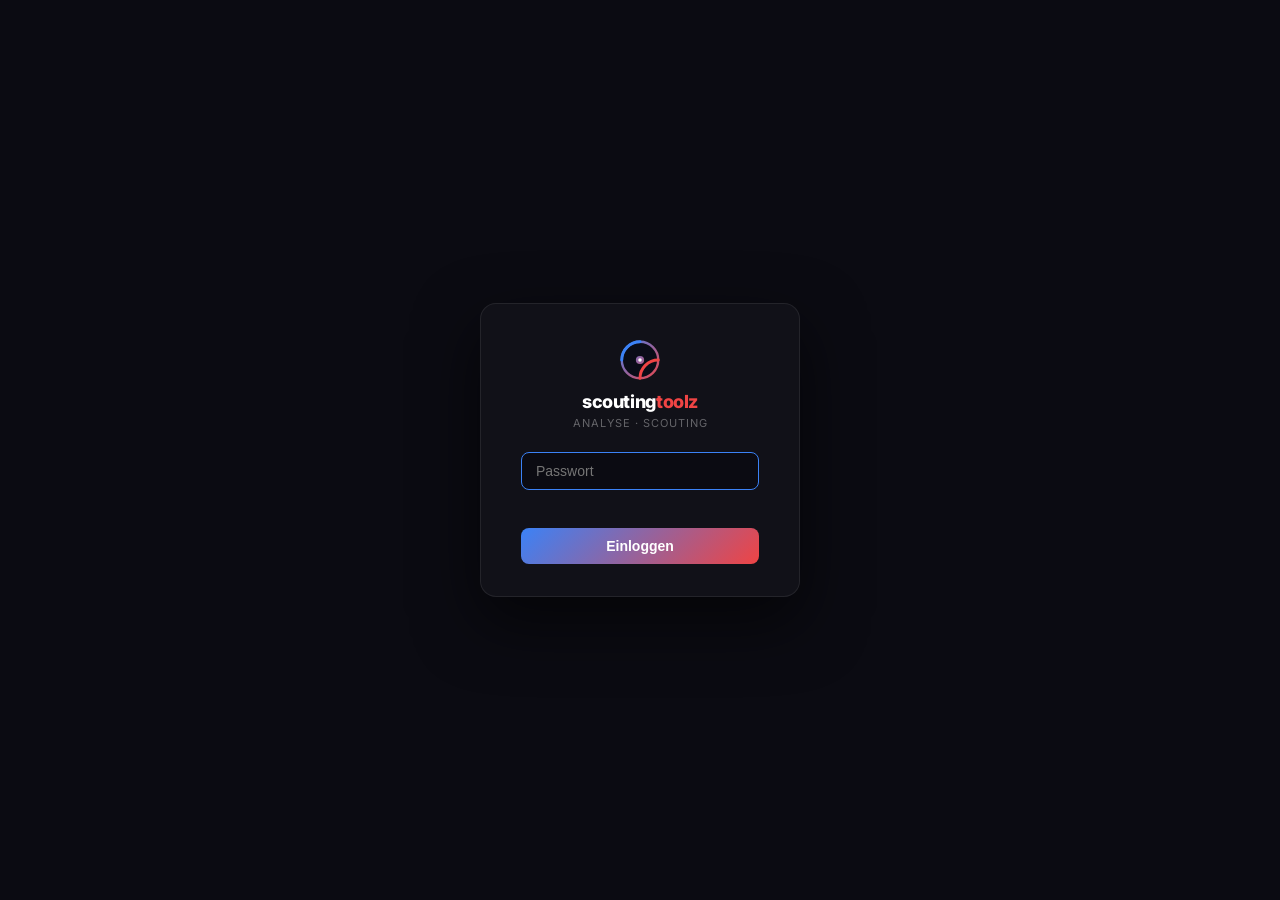
<file: scoutool/index.html>
<!DOCTYPE html>
<html lang="de">
<head>
  <meta charset="UTF-8" />
  <meta name="viewport" content="width=device-width, initial-scale=1.0" />
  <title>scoutingtoolz — Fußball Analyse</title>
  <link rel="preconnect" href="https://fonts.googleapis.com" />
  <link rel="stylesheet" href="https://fonts.googleapis.com/css2?family=Inter:wght@400;500;600;700;800&display=swap" />
  <link rel="stylesheet" href="style.css" />
</head>
<body>
<div id="app">

  <!-- Sidebar -->
  <aside id="sidebar">
    <div class="sidebar-logo" onclick="navigate('sessions')" role="button" tabindex="0" title="Zur Startseite">
      <svg class="logo-icon-svg" width="34" height="34" viewBox="0 0 34 34" fill="none" xmlns="http://www.w3.org/2000/svg">
        <defs>
          <linearGradient id="logo-ring" x1="0" y1="0" x2="34" y2="34" gradientUnits="userSpaceOnUse">
            <stop offset="0%" stop-color="#3b82f6"/>
            <stop offset="100%" stop-color="#ef4444"/>
          </linearGradient>
          <linearGradient id="logo-dot" x1="0" y1="0" x2="34" y2="34" gradientUnits="userSpaceOnUse">
            <stop offset="0%" stop-color="#60a5fa"/>
            <stop offset="100%" stop-color="#f87171"/>
          </linearGradient>
        </defs>
        <!-- Outer glow ring -->
        <circle cx="17" cy="17" r="15.5" fill="rgba(10,12,24,0.95)" stroke="url(#logo-ring)" stroke-width="2"/>
        <!-- Inner field circle -->
        <circle cx="17" cy="17" r="8" fill="none" stroke="rgba(255,255,255,0.1)" stroke-width="1"/>
        <!-- Field lines -->
        <line x1="17" y1="1.5" x2="17" y2="32.5" stroke="rgba(255,255,255,0.1)" stroke-width="0.8"/>
        <!-- Blue arc top-left -->
        <path d="M17 1.5 A15.5 15.5 0 0 0 1.5 17" stroke="#3b82f6" stroke-width="2.5" stroke-linecap="round" fill="none"/>
        <!-- Red arc bottom-right -->
        <path d="M32.5 17 A15.5 15.5 0 0 0 17 32.5" stroke="#ef4444" stroke-width="2.5" stroke-linecap="round" fill="none"/>
        <!-- Blue inner accent -->
        <path d="M17 9 A8 8 0 0 0 9 17" stroke="#3b82f6" stroke-width="1.2" stroke-linecap="round" fill="none" opacity="0.5"/>
        <!-- Red inner accent -->
        <path d="M25 17 A8 8 0 0 0 17 25" stroke="#ef4444" stroke-width="1.2" stroke-linecap="round" fill="none" opacity="0.5"/>
        <!-- Center dot -->
        <circle cx="17" cy="17" r="3.5" fill="url(#logo-dot)"/>
        <circle cx="17" cy="17" r="1.5" fill="white" opacity="0.95"/>
      </svg>
      <div class="logo-text-group">
        <span class="logo-word">scouting<span class="logo-accent">toolz</span></span>
        <span class="logo-tagline">Analyse · Scouting</span>
      </div>
    </div>

    <nav class="sidebar-nav">
      <a class="nav-item active" data-page="sessions">
        <svg width="16" height="16" viewBox="0 0 24 24" fill="none" stroke="currentColor" stroke-width="2"><rect x="3" y="4" width="18" height="18" rx="2"/><path d="M16 2v4M8 2v4M3 10h18"/></svg>
        Sessions
      </a>
      <a class="nav-item" data-page="analysis">
        <svg width="16" height="16" viewBox="0 0 24 24" fill="none" stroke="currentColor" stroke-width="2"><polygon points="23 7 16 12 23 17 23 7"/><rect x="1" y="5" width="15" height="14" rx="2"/></svg>
        Matchanalyse
      </a>
      <a class="nav-item" data-page="players">
        <svg width="16" height="16" viewBox="0 0 24 24" fill="none" stroke="currentColor" stroke-width="2"><path d="M17 21v-2a4 4 0 0 0-4-4H5a4 4 0 0 0-4 4v2"/><circle cx="9" cy="7" r="4"/><path d="M23 21v-2a4 4 0 0 0-3-3.87M16 3.13a4 4 0 0 1 0 7.75"/></svg>
        Spielerprofile
      </a>
      <a class="nav-item" data-page="reports">
        <svg width="16" height="16" viewBox="0 0 24 24" fill="none" stroke="currentColor" stroke-width="2"><line x1="18" y1="20" x2="18" y2="10"/><line x1="12" y1="20" x2="12" y2="4"/><line x1="6" y1="20" x2="6" y2="14"/></svg>
        Reports
      </a>
    </nav>

    <div class="sidebar-sessions-header">
      <span>Sessions</span>
      <button class="btn-icon-sm" id="btn-new-session" title="Neue Session">+</button>
    </div>
    <div id="sidebar-session-list"></div>
  </aside>

  <!-- Main -->
  <main id="main-content">

    <!-- SESSIONS PAGE -->
    <section id="page-sessions" class="page active">
      <div class="page-header">
        <div>
          <h1>Sessions</h1>
          <p class="page-sub">Spiele, Trainings und Gegneranalysen</p>
        </div>
        <div style="display:flex;gap:8px">
          <button class="btn btn-secondary" id="btn-anleitung">Anleitung</button>
          <button class="btn btn-primary" id="btn-create-session">+ Neue Session</button>
        </div>
      </div>
      <div id="sessions-grid" class="sessions-list-wrap"></div>
    </section>

    <!-- ANALYSIS PAGE -->
    <section id="page-analysis" class="page">
      <div class="analysis-header">
        <div>
          <h1 id="session-info">Keine Session aktiv</h1>
          <p class="page-sub" id="session-meta"></p>
        </div>
        <div class="analysis-header-actions">
          <label class="btn btn-secondary" for="video-upload">
            <svg width="14" height="14" viewBox="0 0 24 24" fill="none" stroke="currentColor" stroke-width="2"><path d="M21 15v4a2 2 0 0 1-2 2H5a2 2 0 0 1-2-2v-4"/><polyline points="17 8 12 3 7 8"/><line x1="12" y1="3" x2="12" y2="15"/></svg>
            Video laden
          </label>
          <input type="file" id="video-upload" accept="video/*" hidden />
        </div>
      </div>

      <div class="no-session-hint" id="no-session-hint">
        Öffne eine Session aus der Seitenleiste oder <button class="link-btn" id="btn-open-session">erstelle eine neue</button>.
      </div>

      <div class="analysis-layout" id="analysis-layout">
        <!-- LEFT: Video -->
        <div class="analysis-left">
          <!-- Periodenbalken OBEN (über Video) -->
          <div class="period-bar">
            <div class="period-format-btns">
              <button class="pfmt active" id="pfmt-halves" onclick="setPeriodMode('halves')">HZ</button>
              <button class="pfmt" id="pfmt-thirds" onclick="setPeriodMode('thirds')">Drittel</button>
            </div>
            <div id="period-pills" class="period-pills"></div>
            <button class="btn btn-sm period-set-btn" id="btn-set-period">Zeit setzen</button>
          </div>

          <div class="video-wrapper">
            <div id="video-placeholder" class="video-placeholder">
              <label for="video-upload" class="upload-label">
                <svg width="36" height="36" viewBox="0 0 24 24" fill="none" stroke="#3b82f6" stroke-width="1.5"><polygon points="23 7 16 12 23 17 23 7"/><rect x="1" y="5" width="15" height="14" rx="2"/></svg>
                <span>Video hochladen</span>
                <span class="upload-hint">MP4, MOV, AVI</span>
              </label>
            </div>
            <video id="video-player" controls></video>
            <div class="timeline-pro" id="timeline-pro">
              <div class="tl-ruler" id="tl-ruler"></div>
              <div class="tl-track-area">
                <div id="tl-period-bands"></div>
                <div id="tl-markers"></div>
                <div class="tl-playhead" id="tl-playhead"></div>
              </div>
            </div>
            <div class="speed-controls" id="speed-controls">
              <span class="speed-label">Geschwindigkeit:</span>
              <button class="speed-btn active" data-speed="1">×1</button>
              <button class="speed-btn" data-speed="0.5">×0.5</button>
              <button class="speed-btn" data-speed="1.5">×1.5</button>
              <button class="speed-btn" data-speed="2">×2</button>
            </div>
          </div>

          <div class="tag-bar">
            <span class="tag-bar-label">Tag:</span>
            <button class="tag-btn" data-type="schuss" style="--c:#f87171">Schuss</button>
            <button class="tag-btn" data-type="1vs1" style="--c:#fb923c">1vs1</button>
            <button class="tag-btn" data-type="pass" style="--c:#60a5fa">Pass</button>
            <button class="tag-btn" data-type="flanke" style="--c:#22d3ee">Flanke</button>
            <button class="tag-btn" data-type="vorlage" style="--c:#34d399">Vorlage</button>
            <button class="tag-btn" data-type="fehler" style="--c:#94a3b8">Fehler</button>
            <button class="tag-btn" data-type="markierung" style="--c:#a78bfa">Markierung</button>
            <button class="tag-btn" data-type="tor" style="--c:#fbbf24">Tor</button>
            <button class="tag-btn" data-type="gegentor" style="--c:#f472b6">Gegentor</button>
          </div>

          <div id="mark-colors" class="mark-colors">
            <span class="tag-bar-label">Farbe:</span>
            <button class="mark-color-btn active" data-color="#8b5cf6" style="--mc:#8b5cf6"></button>
            <button class="mark-color-btn" data-color="#ef4444" style="--mc:#ef4444"></button>
            <button class="mark-color-btn" data-color="#3b82f6" style="--mc:#3b82f6"></button>
            <button class="mark-color-btn" data-color="#10b981" style="--mc:#10b981"></button>
            <button class="mark-color-btn" data-color="#f97316" style="--mc:#f97316"></button>
            <button class="mark-color-btn" data-color="#fbbf24" style="--mc:#fbbf24"></button>
            <button class="mark-color-btn" data-color="#ffffff" style="--mc:#ffffff"></button>
          </div>

          <!-- Aktiver Tag + Spieler (erscheint wenn Tag aktiv) -->
          <div id="active-tag-bar" class="active-tag-bar hidden">
            <span id="atb-badge" class="atb-badge"></span>
            <select id="tag-player-select" class="select select-sm atb-player">
              <option value="">— kein Spieler —</option>
            </select>
            <span class="atb-esc">ESC abbrechen</span>
          </div>
        </div>

        <!-- RIGHT: Field + Controls + Tags -->
        <div class="analysis-right">
          <div class="field-wrap">
            <div id="field-hint" class="field-hint"></div>
            <svg id="football-field" viewBox="0 0 400 260" class="football-field">
              <!-- Grass -->
              <rect width="400" height="260" fill="#1a4a0a" rx="4"/>
              <!-- Stripes -->
              <rect x="0" y="0" width="44" height="260" fill="#1e5610" opacity="0.5"/>
              <rect x="88" y="0" width="44" height="260" fill="#1e5610" opacity="0.5"/>
              <rect x="176" y="0" width="44" height="260" fill="#1e5610" opacity="0.5"/>
              <rect x="264" y="0" width="44" height="260" fill="#1e5610" opacity="0.5"/>
              <rect x="352" y="0" width="44" height="260" fill="#1e5610" opacity="0.5"/>
              <!-- Boundary -->
              <rect x="6" y="6" width="388" height="248" fill="none" stroke="white" stroke-width="2"/>
              <!-- Center line -->
              <line x1="200" y1="6" x2="200" y2="254" stroke="white" stroke-width="2"/>
              <!-- Center circle -->
              <circle cx="200" cy="130" r="36" fill="none" stroke="white" stroke-width="2"/>
              <circle cx="200" cy="130" r="3" fill="white"/>
              <!-- Left penalty box -->
              <rect x="6" y="72" width="62" height="116" fill="none" stroke="white" stroke-width="2"/>
              <!-- Left goal box -->
              <rect x="6" y="100" width="24" height="60" fill="none" stroke="white" stroke-width="2"/>
              <!-- Left goal -->
              <rect x="0" y="108" width="6" height="44" fill="rgba(255,255,255,0.2)" stroke="white" stroke-width="1.5"/>
              <!-- Left penalty spot -->
              <circle cx="46" cy="130" r="2.5" fill="white"/>
              <!-- Right penalty box -->
              <rect x="332" y="72" width="62" height="116" fill="none" stroke="white" stroke-width="2"/>
              <!-- Right goal box -->
              <rect x="370" y="100" width="24" height="60" fill="none" stroke="white" stroke-width="2"/>
              <!-- Right goal -->
              <rect x="394" y="108" width="6" height="44" fill="rgba(255,255,255,0.2)" stroke="white" stroke-width="1.5"/>
              <!-- Right penalty spot -->
              <circle cx="354" cy="130" r="2.5" fill="white"/>

              <!-- Tag dots + markings layer -->
              <g id="field-dots"></g>
              <g id="field-arrows" pointer-events="none"></g>
              <g id="field-goal-labels" pointer-events="none"></g>
              <g id="field-arrow-preview" pointer-events="none"></g>

              <!-- Click overlay -->
              <rect id="field-overlay" x="6" y="6" width="388" height="248" fill="transparent" style="cursor:crosshair"/>

              <!-- Cursor indicator -->
              <circle id="field-cursor" cx="-99" cy="-99" r="6" fill="transparent" stroke="rgba(255,255,255,0.8)" stroke-width="1.5" stroke-dasharray="4 2" pointer-events="none" opacity="0"/>
              <text id="field-coords" x="-99" y="-99" fill="white" font-size="9" font-weight="600" font-family="system-ui" text-anchor="middle" pointer-events="none" opacity="0"></text>
            </svg>
            <div class="field-legend">
              <span>← Eigenes Tor</span>
              <span>Gegnerisches Tor →</span>
            </div>
          </div>

          <!-- Goal quick-form -->
          <div id="goal-form" class="goal-form hidden">
            <div class="gf-header">
              <span id="gf-title" class="goal-form-title">Tor — Details</span>
              <div class="goal-form-actions">
                <button class="btn btn-primary btn-sm" id="gf-save">Speichern</button>
                <button class="btn-icon-sm" id="gf-skip" title="Überspringen">✕</button>
              </div>
            </div>
            <div class="gf-row">
              <label class="gf-label">Vorlage</label>
              <select id="gf-assist" class="select select-sm" style="flex:1;min-width:0"></select>
            </div>
            <div class="gf-row">
              <label class="gf-label">Art</label>
              <div class="gf-foot-btns">
                <button class="gf-foot-btn active" data-foot="">—</button>
                <button class="gf-foot-btn" data-foot="stark">Stark</button>
                <button class="gf-foot-btn" data-foot="schwach">Schwach</button>
                <button class="gf-foot-btn" data-foot="kopf">Kopf</button>
              </div>
            </div>
          </div>

          <div class="right-controls">
            <div class="filter-row">
              <span class="filter-label">Filter:</span>
              <select id="filter-action" class="select select-sm">
                <option value="">Alle Aktionen</option>
                <option value="schuss">Schuss</option>
                <option value="1vs1">1vs1</option>
                <option value="pass">Pass</option>
                <option value="flanke">Flanke</option>
                <option value="fehler">Fehler</option>
                <option value="markierung">Markierung</option>
                <option value="tor">Tor</option>
                <option value="gegentor">Gegentor</option>
              </select>
              <select id="filter-player" class="select select-sm">
                <option value="">Alle Spieler</option>
              </select>
            </div>
          </div>

          <div id="tag-list" class="tag-list"></div>
        </div>
      </div>

      <!-- Stats bar -->
      <div class="stats-bar">
        <div id="stats-cards" class="stats-cards"></div>
      </div>
    </section>

    <!-- PLAYERS PAGE -->
    <section id="page-players" class="page">
      <div class="page-header">
        <div>
          <h1>Spielerprofile</h1>
          <p class="page-sub">Spieler anlegen und mit Tags verknüpfen</p>
        </div>
        <button class="btn btn-primary" id="btn-add-player">+ Spieler hinzufügen</button>
      </div>
      <div id="players-grid"></div>
    </section>

    <!-- REPORTS PAGE -->
    <section id="page-reports" class="page">
      <div class="page-header">
        <div>
          <h1>Reports &amp; Insights</h1>
          <p class="page-sub">Statistiken über alle Sessions</p>
        </div>
        <button class="btn btn-secondary" onclick="exportExcel()">
          <svg width="14" height="14" viewBox="0 0 24 24" fill="none" stroke="currentColor" stroke-width="2" style="margin-right:6px;vertical-align:-2px"><path d="M21 15v4a2 2 0 0 1-2 2H5a2 2 0 0 1-2-2v-4"/><polyline points="7 10 12 15 17 10"/><line x1="12" y1="15" x2="12" y2="3"/></svg>Excel Export
        </button>
      </div>
      <div id="reports-content"></div>
    </section>

  </main>
</div>

<!-- Modal -->
<div id="modal-overlay" class="modal-overlay hidden">
  <div class="modal">
    <div class="modal-header">
      <h2 id="modal-title"></h2>
      <button id="modal-close" class="btn-icon-sm">✕</button>
    </div>
    <div id="modal-body" class="modal-body"></div>
  </div>
</div>

<script src="https://cdn.sheetjs.com/xlsx-latest/package/dist/xlsx.full.min.js"></script>
<script src="app.js"></script>
</body>
</html>
</file>
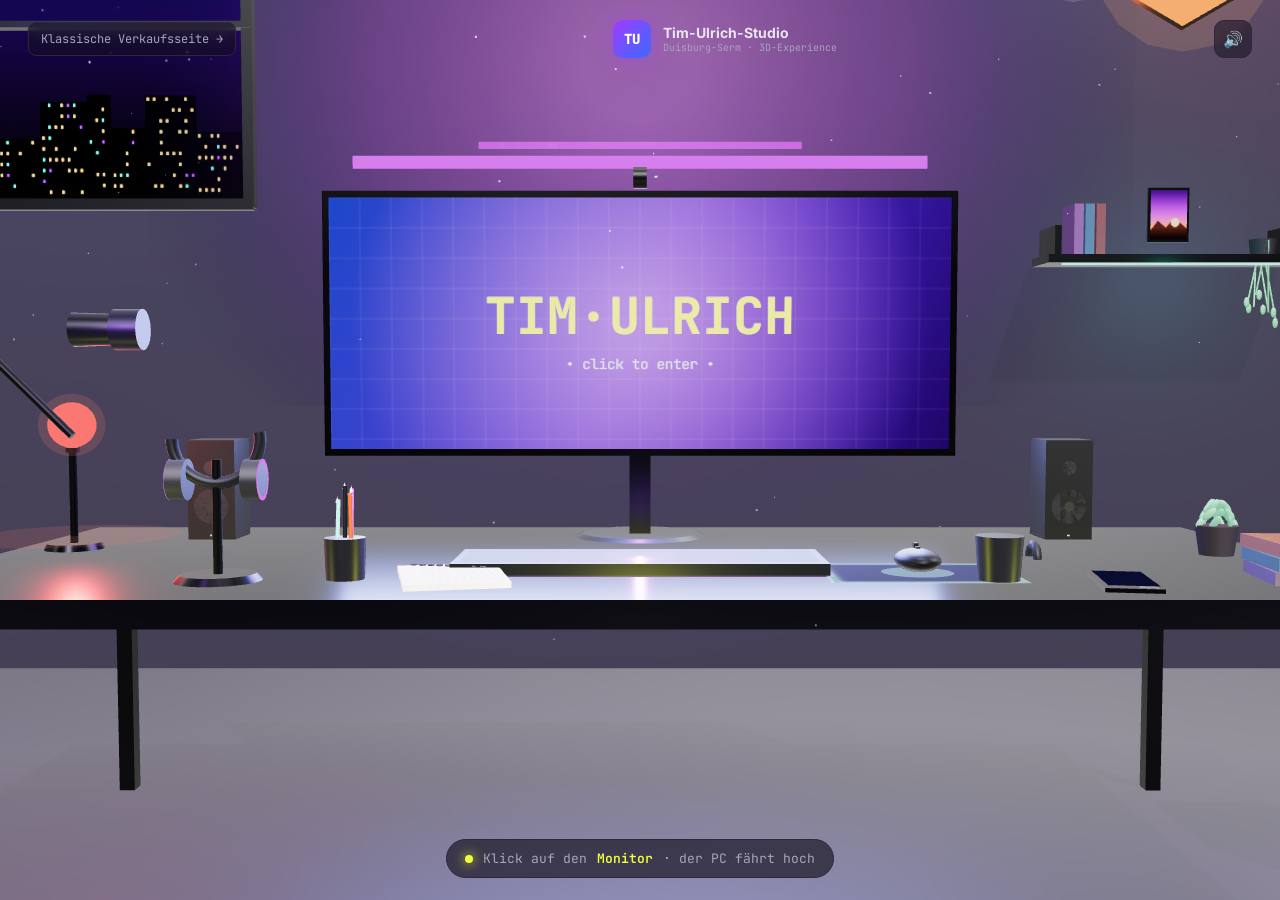
<file: webstudio/index.html>
<!DOCTYPE html>
<html lang="de">
<head>
  <meta charset="UTF-8" />
  <meta name="viewport" content="width=device-width, initial-scale=1.0" />
  <title>Tim-Ulrich-Studio — 3D-Erlebnis</title>
  <meta name="description" content="Schau ins Studio von Tim Ulrich. 3D-Erlebnis mit anklickbarem PC und Desktop." />
  <link rel="preconnect" href="https://fonts.googleapis.com" />
  <link rel="preconnect" href="https://fonts.gstatic.com" crossorigin />
  <link rel="stylesheet" href="https://fonts.googleapis.com/css2?family=Inter:wght@400;500;600;700;800&family=JetBrains+Mono:wght@400;500;700&display=swap" />
  <link rel="stylesheet" href="desktop.css?v=6" />

  <!-- Three.js — lokal eingebunden (kein CDN, läuft offline) -->
  <script type="importmap">
  {
    "imports": {
      "three": "./vendor/three/three.module.js"
    }
  }
  </script>
</head>
<body>

<!-- ─── 3D-Szene Canvas ─── -->
<div id="scene-wrap">
  <canvas id="scene"></canvas>

  <!-- Subtile UI über der Szene -->
  <div class="scene-ui scene-ui-top">
    <a href="klassisch.html" class="scene-back">Klassische Verkaufsseite →</a>
    <div class="scene-brand">
      <span class="scene-brand-mark">TU</span>
      <span class="scene-brand-text">
        <span class="scene-brand-name">Tim-Ulrich-Studio</span>
        <span class="scene-brand-sub">Duisburg-Serm · 3D-Experience</span>
      </span>
    </div>
    <button class="scene-sound" id="sound-toggle" title="Sound an/aus">🔊</button>
  </div>

  <div class="scene-ui scene-ui-bottom">
    <div class="hint" id="scene-hint">
      <span class="hint-dot"></span>
      Klick auf den <strong>Monitor</strong> · der PC fährt hoch
    </div>
  </div>

  <!-- Lade-Overlay -->
  <div class="loader" id="loader">
    <div class="loader-mark">TU</div>
    <div class="loader-text">Studio lädt&hellip;</div>
    <div class="loader-bar"><div></div></div>
  </div>

  <!-- Power-On-Flash beim Reinzoomen -->
  <div class="power-flash" id="power-flash"></div>
</div>

<!-- ─── Desktop-OS (kommt nach Klick) ─── -->
<div id="os" class="os" aria-hidden="true">

  <!-- Wallpaper -->
  <div class="os-wallpaper"></div>

  <!-- Top-Bar -->
  <div class="os-topbar">
    <div class="os-topbar-left">
      <span class="os-logo">◉ Tim-Ulrich-OS</span>
      <span class="os-menu">Datei</span>
      <span class="os-menu">Bearbeiten</span>
      <span class="os-menu">Ansicht</span>
      <span class="os-menu">Hilfe</span>
    </div>
    <div class="os-topbar-right">
      <span class="os-status" id="os-clock">--:--</span>
      <span class="os-status">📡</span>
      <span class="os-status">🔋 87%</span>
      <button class="os-exit" id="os-exit" title="OS verlassen">⏻ Exit</button>
    </div>
  </div>

  <!-- Desktop-Icons -->
  <div class="os-desktop" id="os-desktop">
    <!-- gefüllt von JS -->
  </div>

  <!-- Fenster-Bühne -->
  <div class="os-windows" id="os-windows">
    <!-- Fenster werden hier dynamisch eingehängt -->
  </div>

  <!-- Taskbar unten -->
  <div class="os-taskbar">
    <div class="os-taskbar-left">
      <button class="os-start">
        <span class="os-start-dot"></span>
        Start
      </button>
    </div>
    <div class="os-taskbar-mid" id="os-taskbar-mid">
      <!-- offene Fenster -->
    </div>
    <div class="os-taskbar-right">
      <span class="os-taskbar-status">Tim-Ulrich-OS v1.0 · Duisburg-Serm</span>
    </div>
  </div>

  <!-- Boot-Screen, kurz beim Eintreten -->
  <div class="os-boot" id="os-boot">
    <div class="os-boot-mark">TU</div>
    <div class="os-boot-line">Tim-Ulrich-OS · Booting&hellip;</div>
    <div class="os-boot-log" id="os-boot-log"></div>
  </div>
</div>

<script type="module" src="desktop.js?v=6"></script>
</body>
</html>
</file>
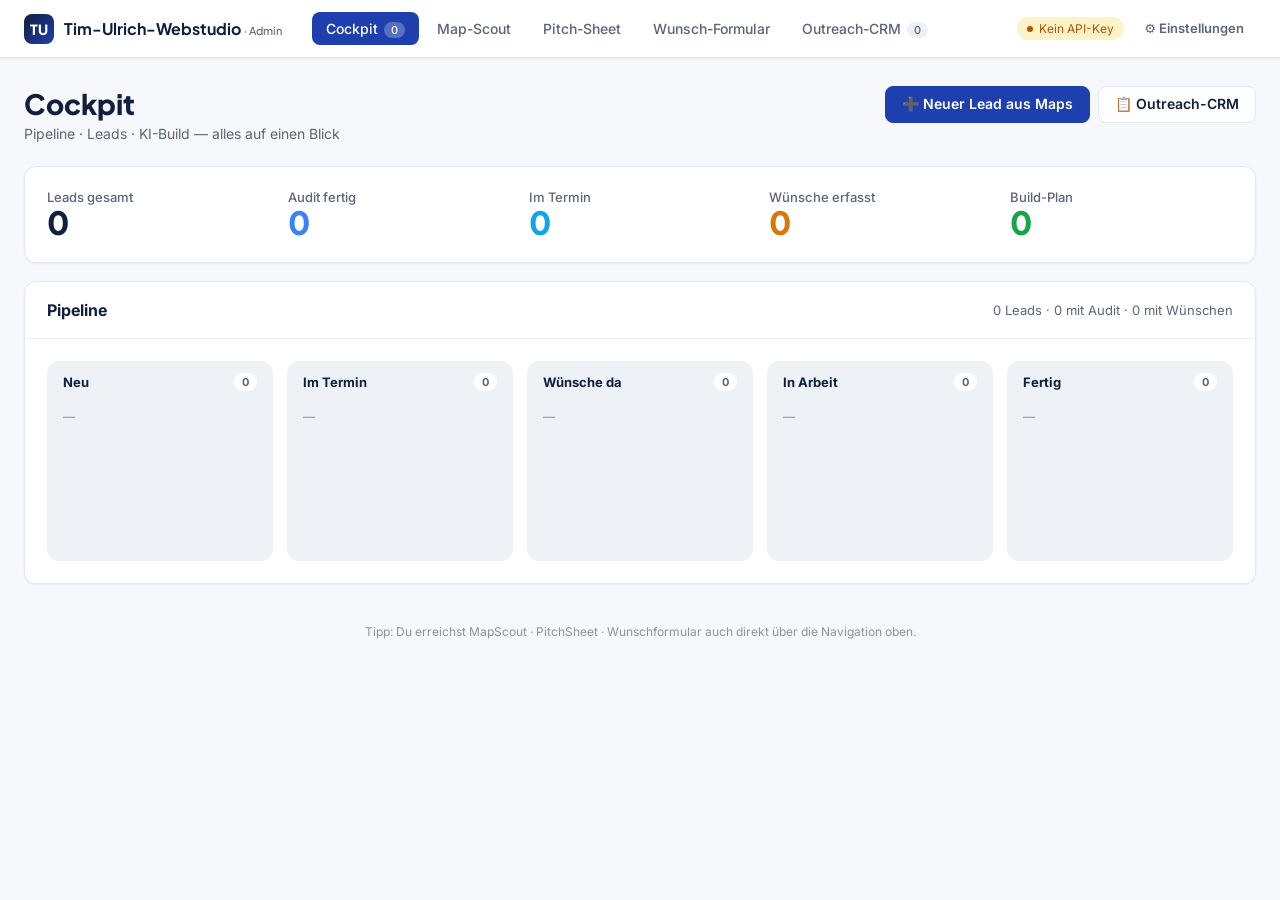
<file: webstudio/admin/index.html>
<!DOCTYPE html>
<html lang="de">
<head>
  <meta charset="UTF-8" />
  <meta http-equiv="refresh" content="0; url=cockpit.html" />
  <title>WebStudio Admin</title>
</head>
<body>
  <p>Weiterleitung zum <a href="cockpit.html">Cockpit</a>…</p>
  <script>location.replace('cockpit.html');</script>
</body>
</html>
</file>
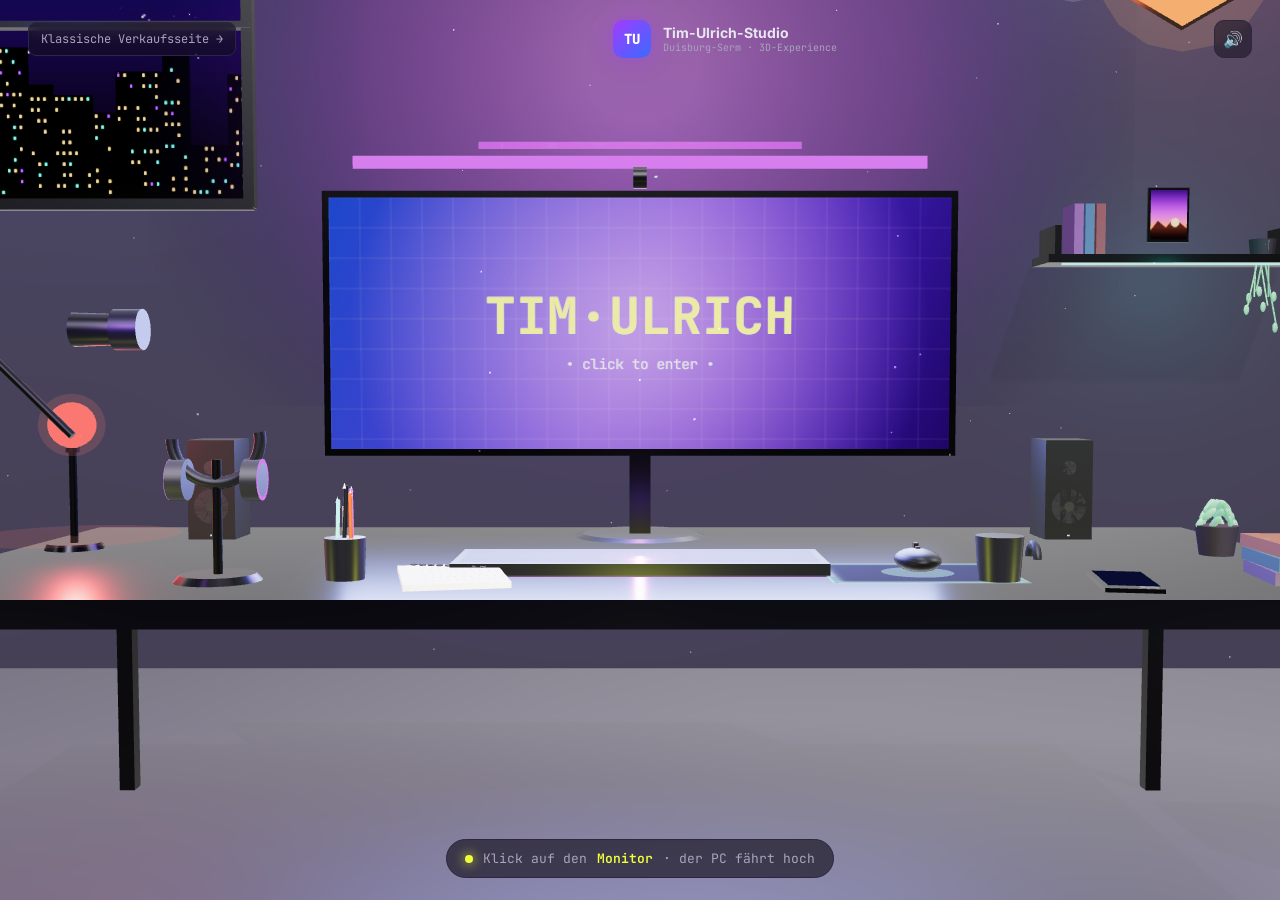
<file: webstudio/desktop.html>
<!DOCTYPE html>
<html lang="de">
<head>
  <meta charset="UTF-8" />
  <meta http-equiv="refresh" content="0; url=index.html" />
  <title>Tim-Ulrich-Studio</title>
</head>
<body>
  <p>Das 3D-Studio findest Du jetzt unter <a href="index.html">der Hauptseite</a> …</p>
  <script>location.replace('index.html');</script>
</body>
</html>
</file>
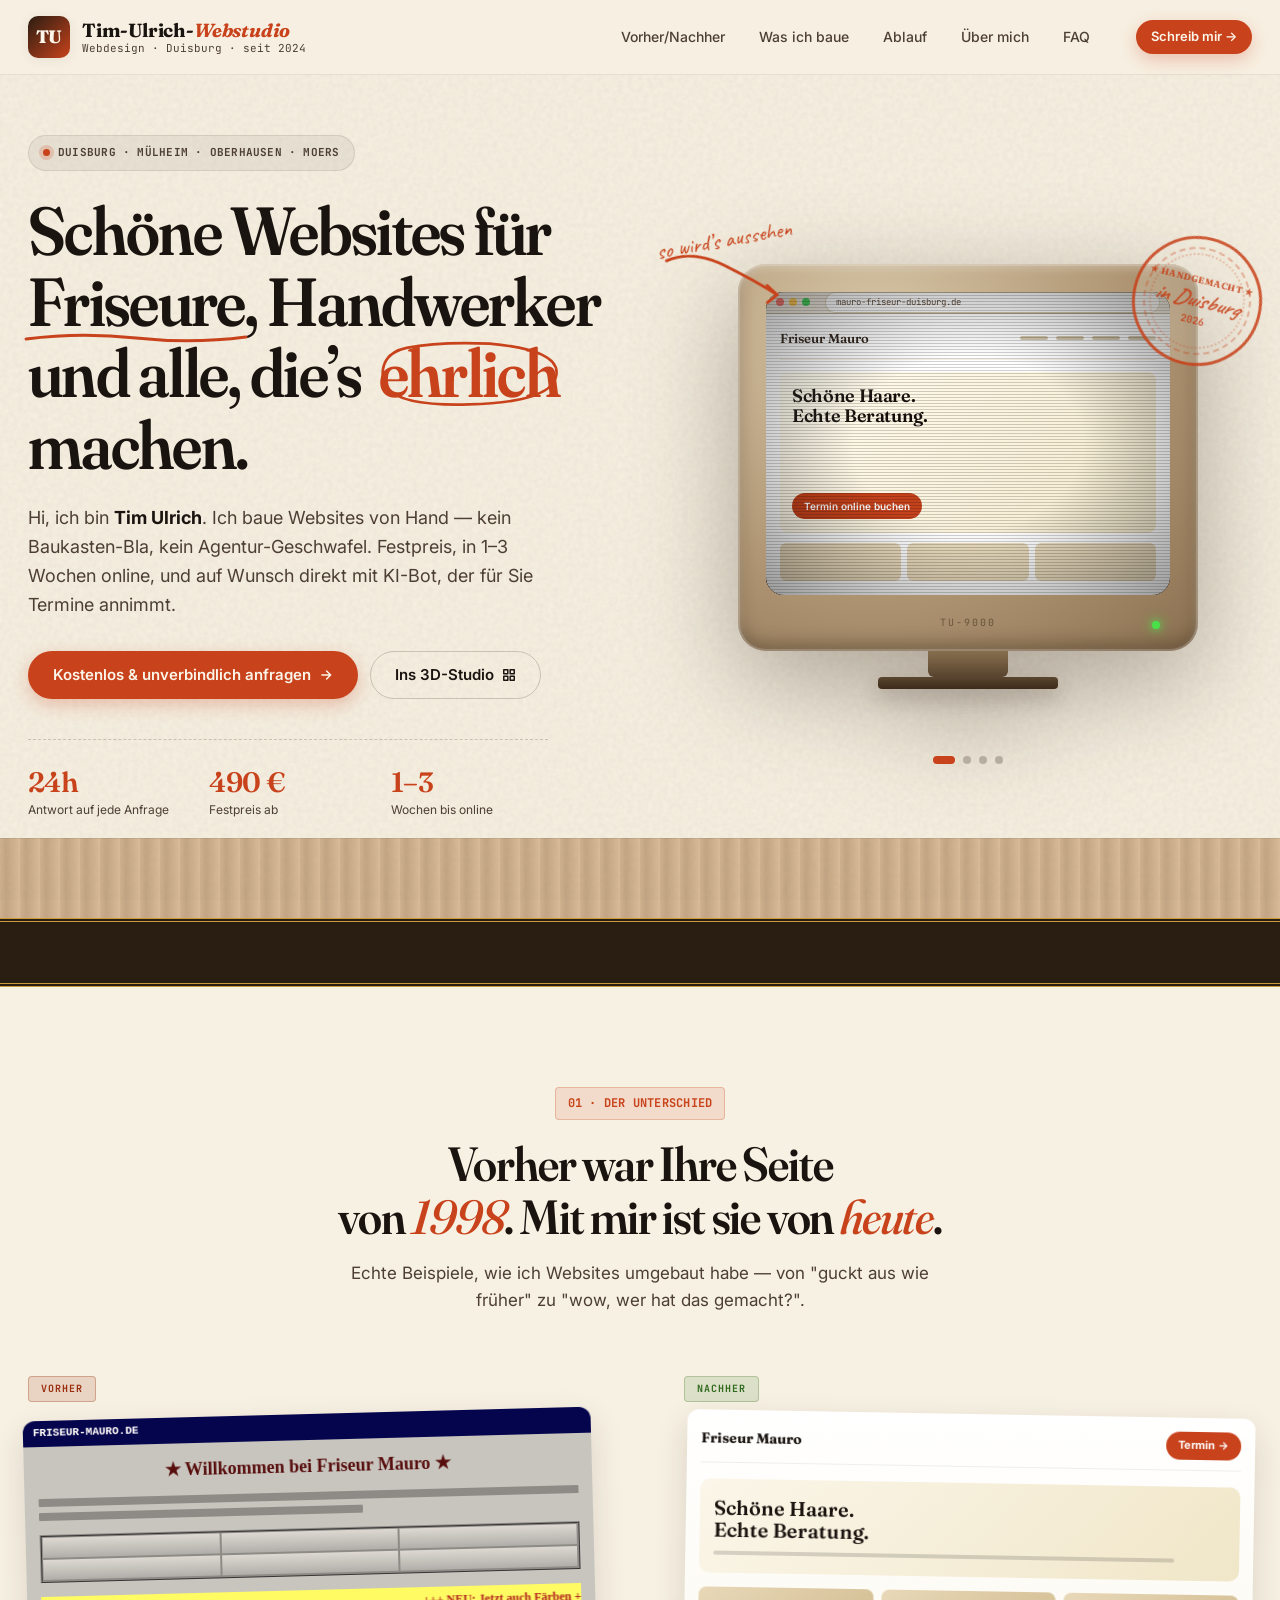
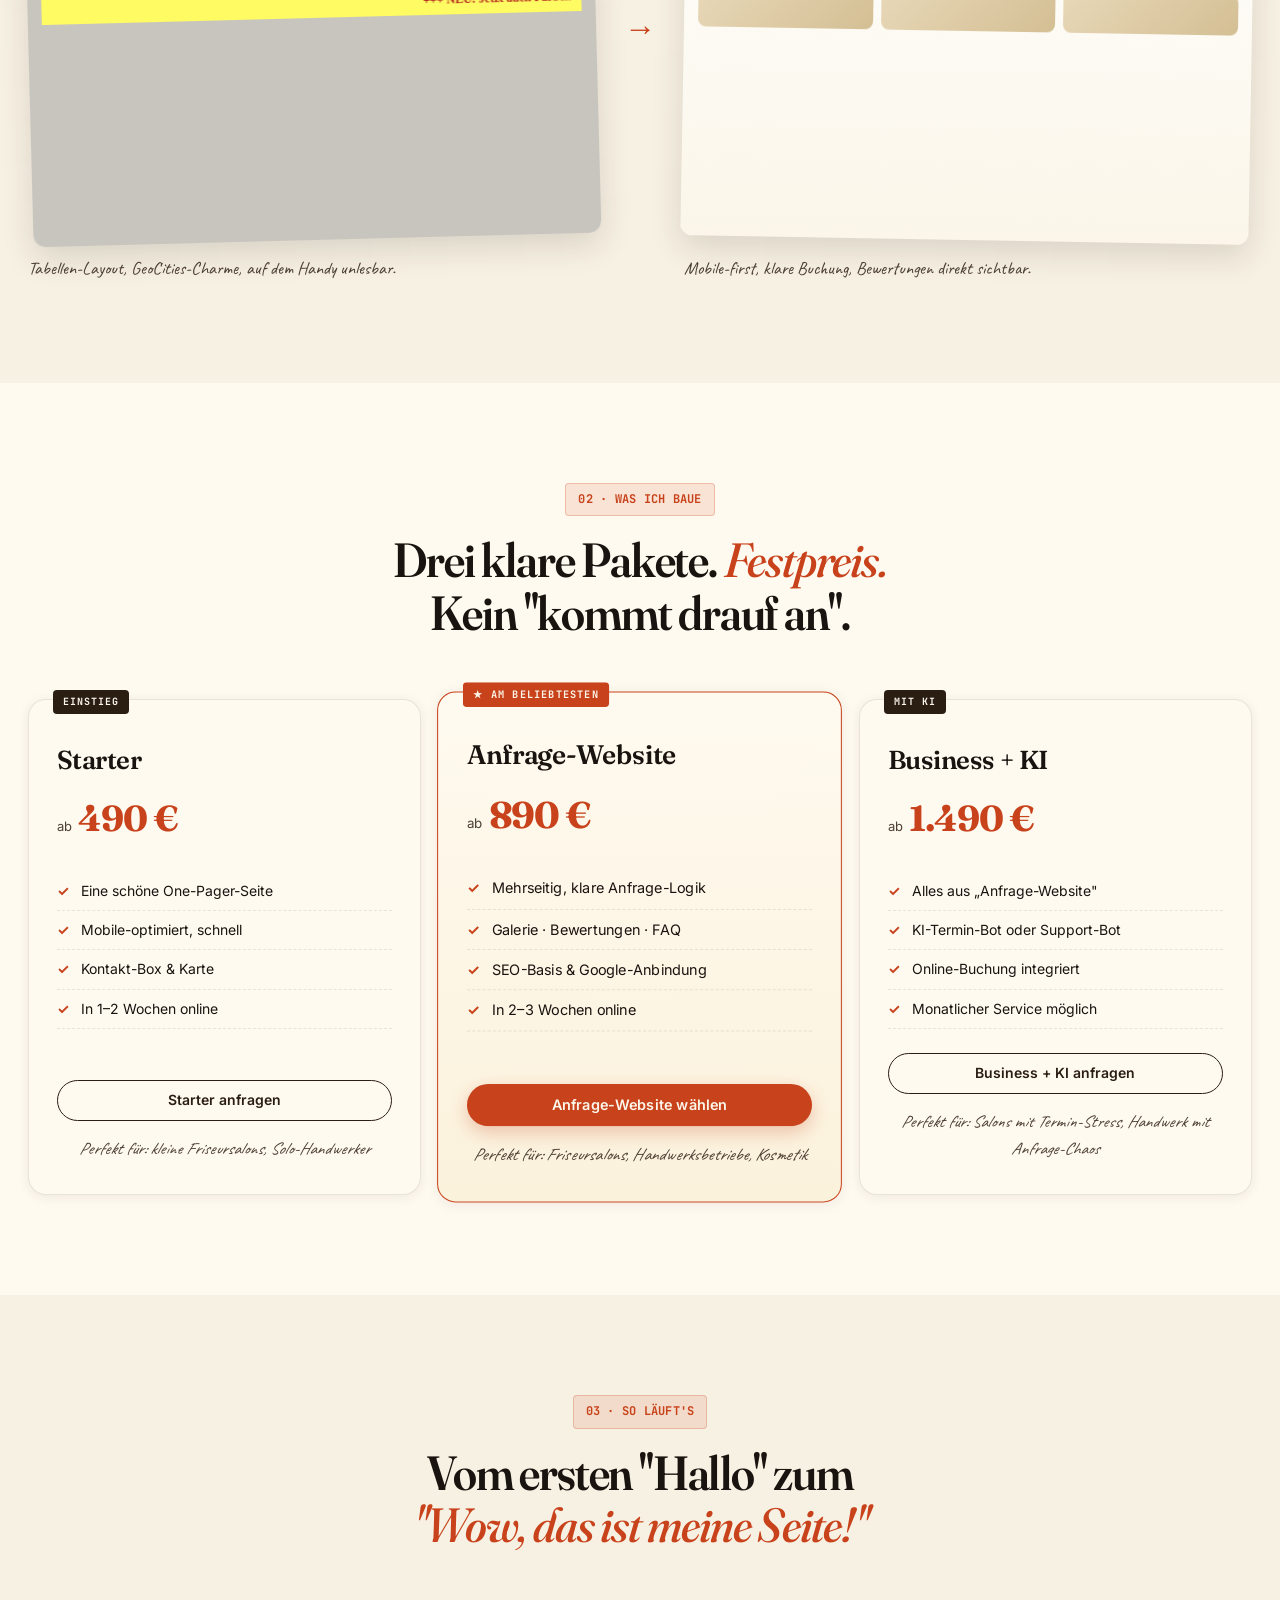
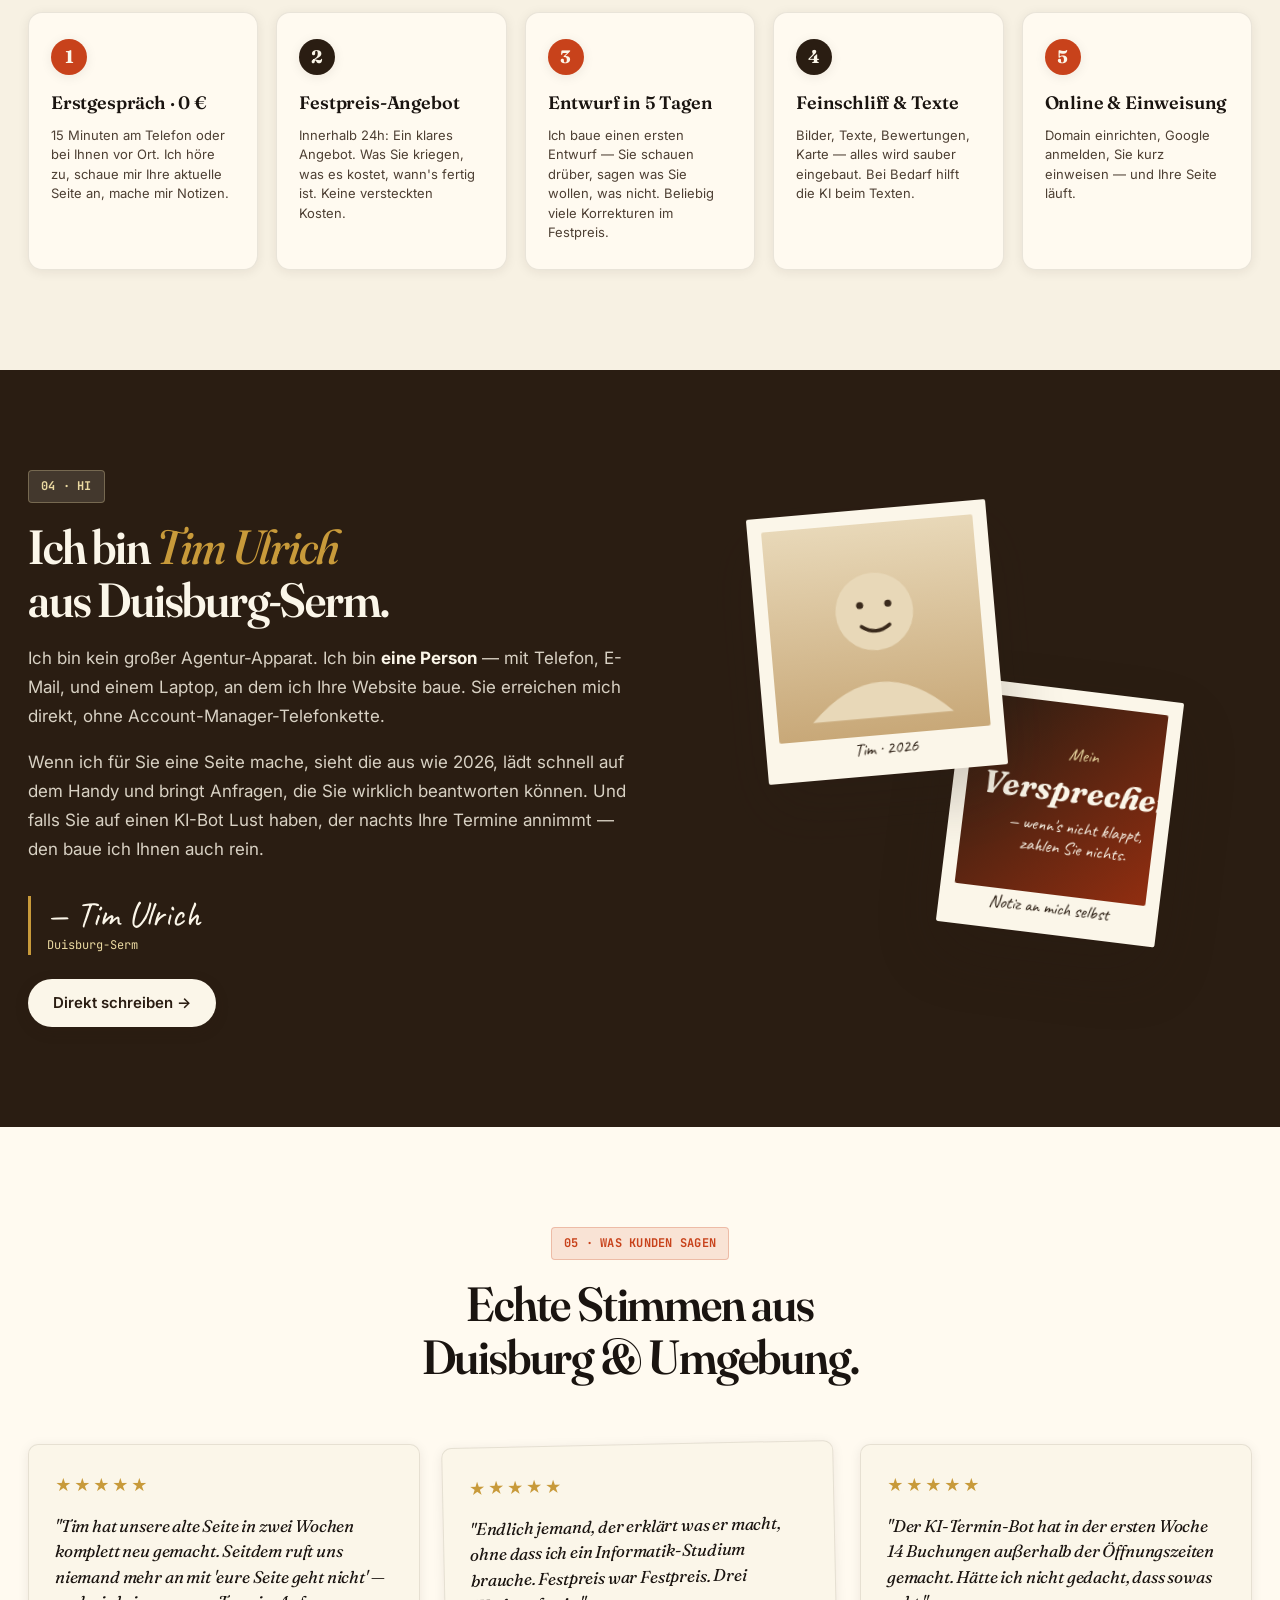
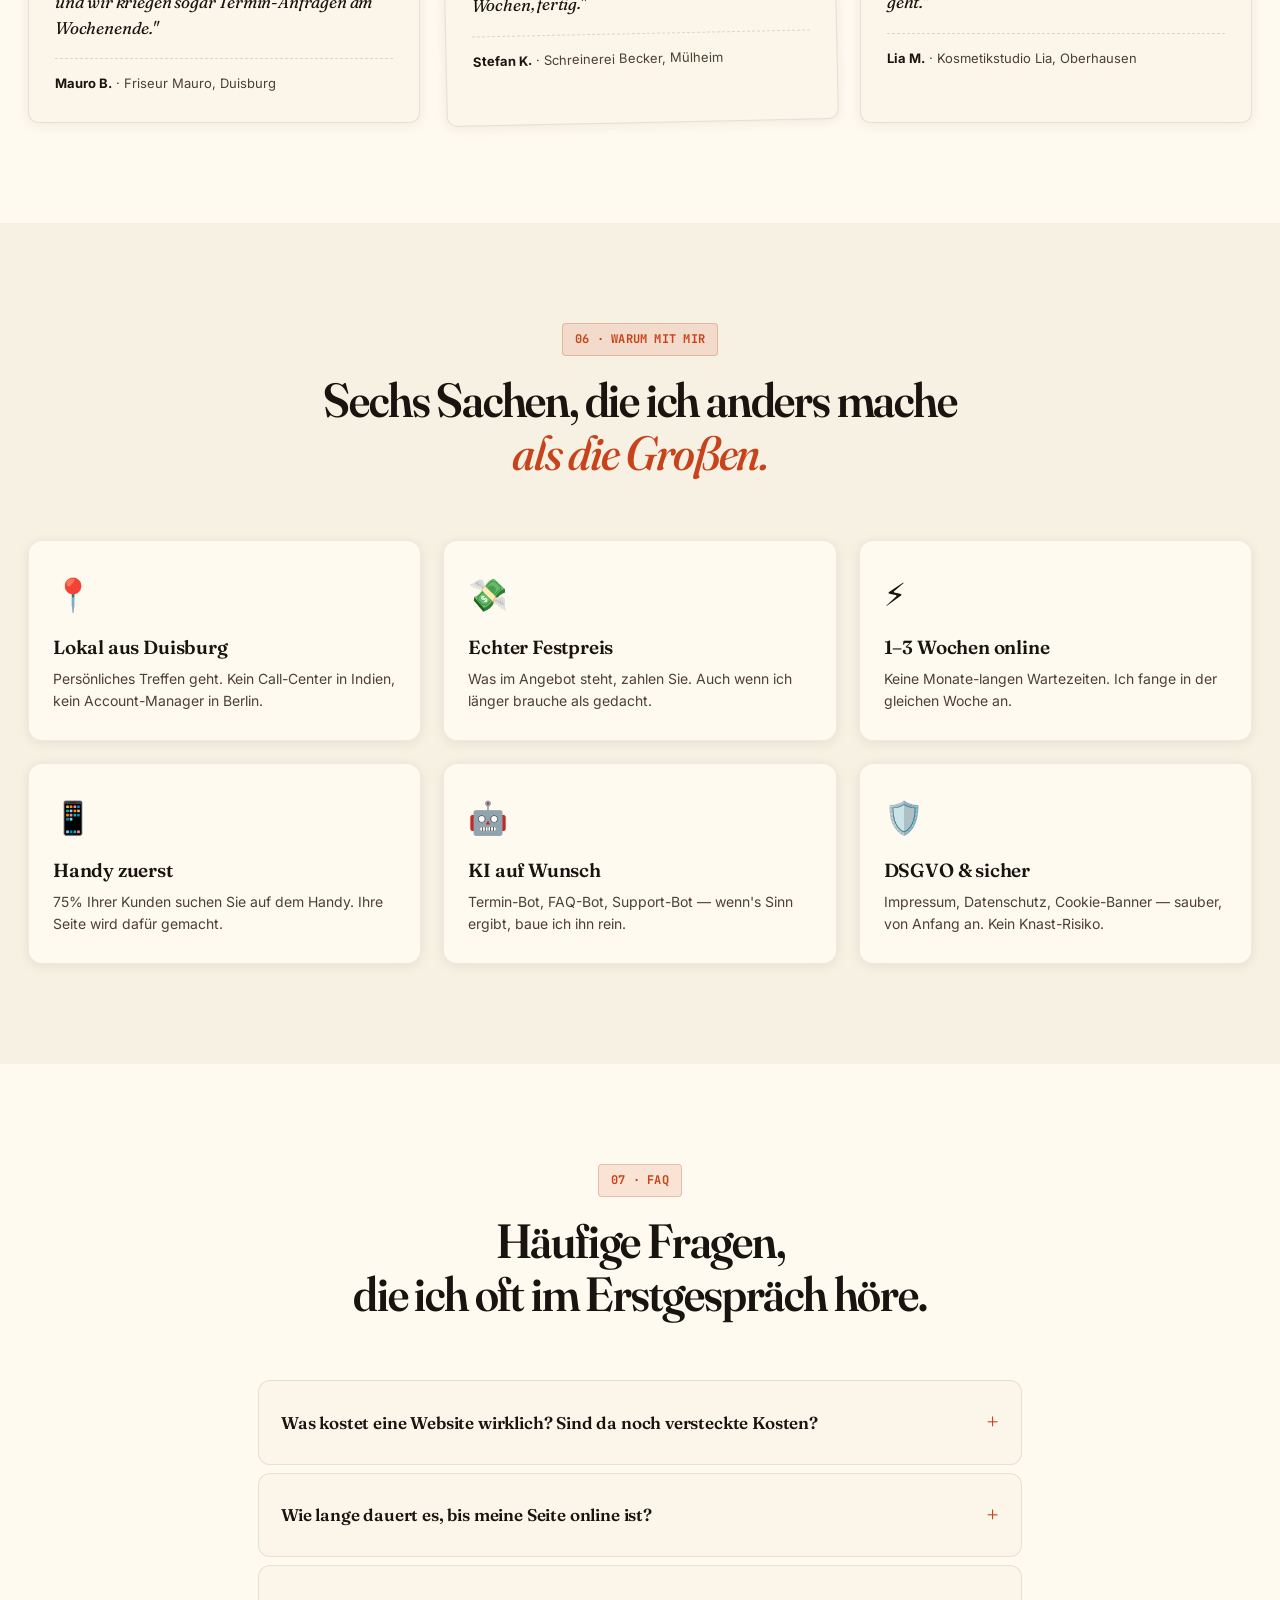
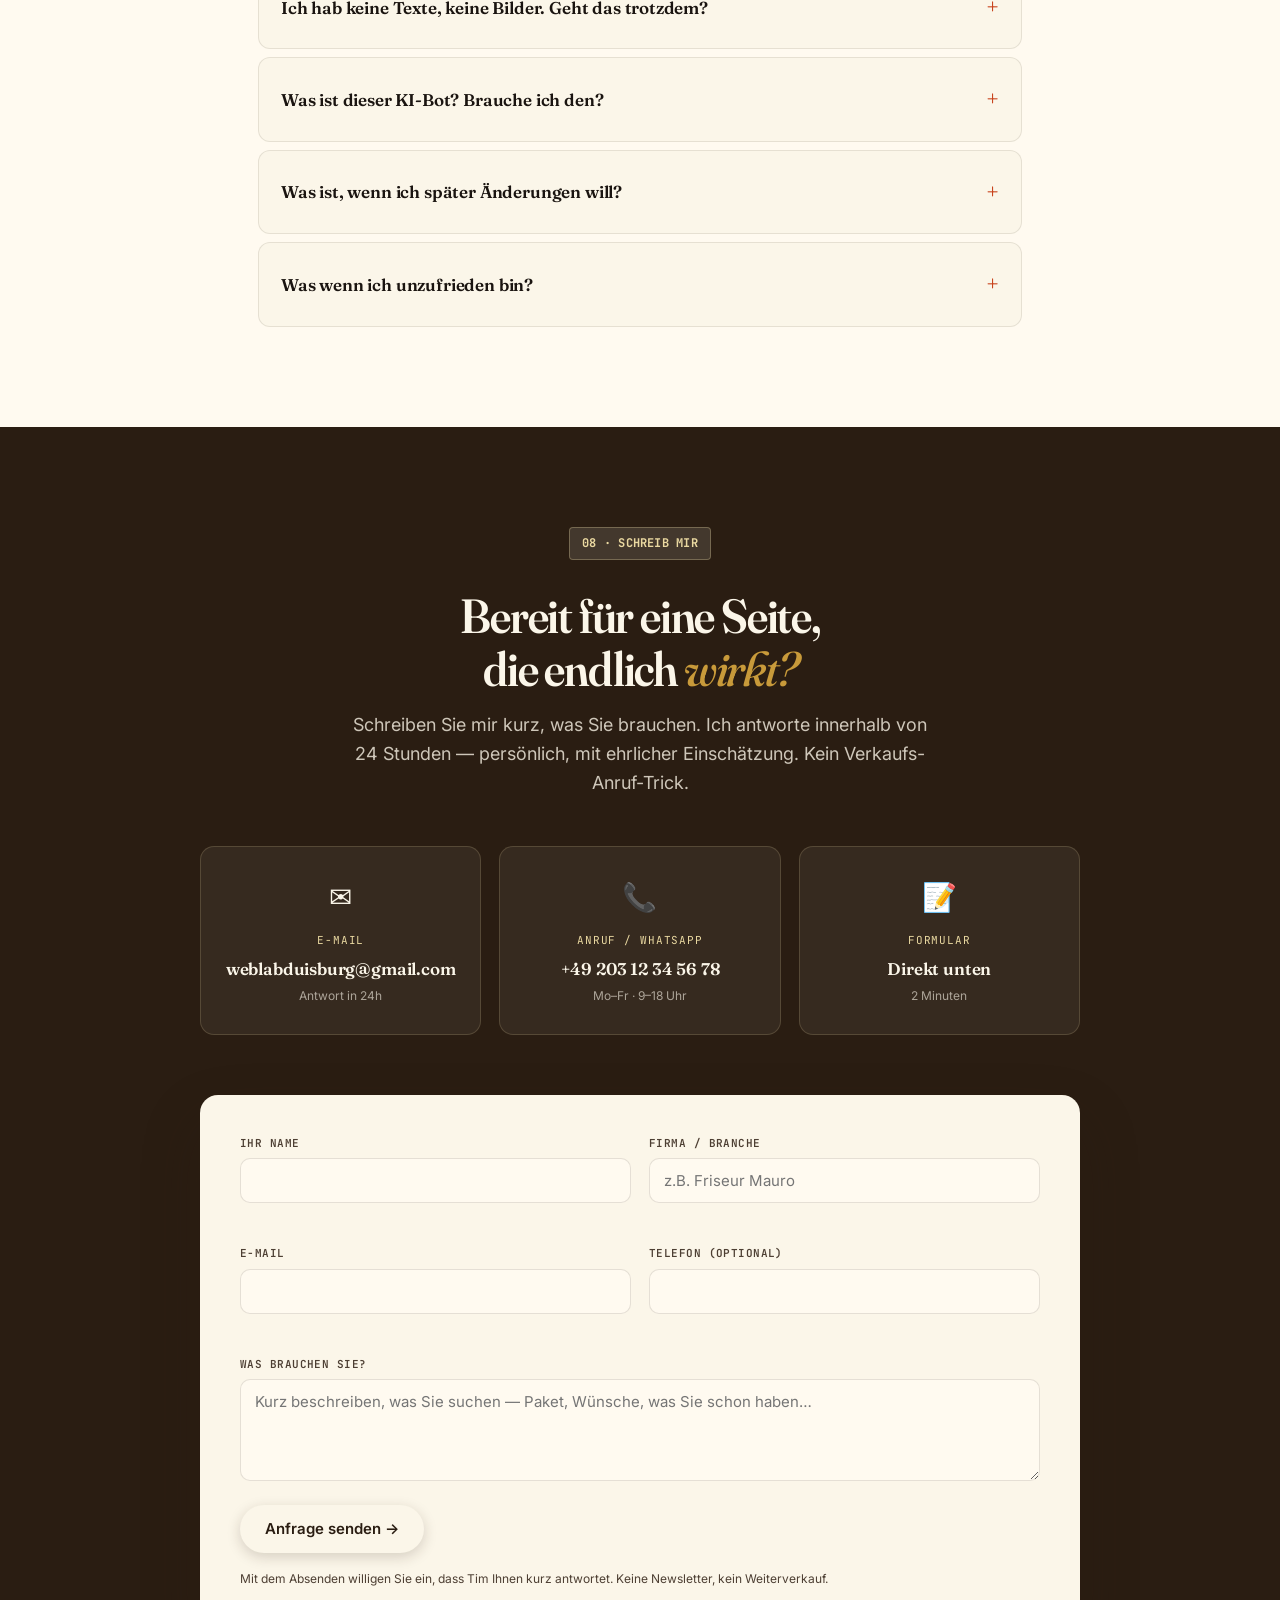
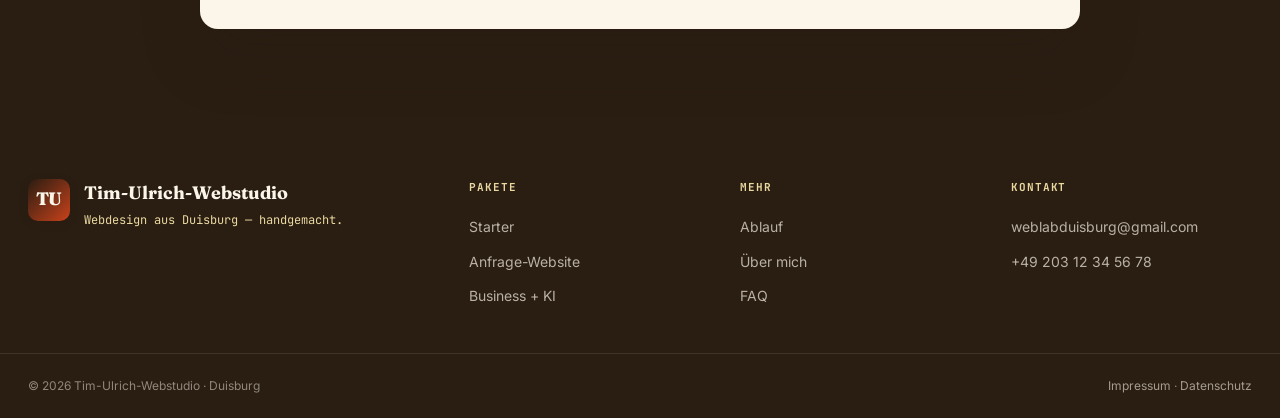
<file: webstudio/klassisch.html>
<!DOCTYPE html>
<html lang="de">
<head>
  <meta charset="UTF-8" />
  <meta name="viewport" content="width=device-width, initial-scale=1.0" />
  <title>Tim-Ulrich-Webstudio — Schöne Websites für Friseure, Handwerker &amp; ehrliches Handwerk in Duisburg</title>
  <meta name="description" content="Tim-Ulrich-Webstudio: Persönliches Webdesign aus Duisburg für Friseure, Handwerker, Kosmetikstudios und alle, die's ehrlich machen. Festpreise, kein Bla, in 1–3 Wochen online. Mit KI-Bots auf Wunsch." />
  <link rel="preconnect" href="https://fonts.googleapis.com" />
  <link rel="preconnect" href="https://fonts.gstatic.com" crossorigin />
  <link rel="stylesheet" href="https://fonts.googleapis.com/css2?family=Fraunces:opsz,wght,SOFT@9..144,300..900,0..100&family=Inter:wght@400;500;600;700&family=Caveat:wght@500;700&family=JetBrains+Mono:wght@400;500;700&display=swap" />
  <link rel="stylesheet" href="style.css" />
</head>
<body>

  <!-- ─── Subtile Paper-Textur ─── -->
  <div class="paper-grain" aria-hidden="true"></div>

  <!-- ─── NAVIGATION ─── -->
  <header class="site-header" id="site-header">
    <div class="container nav-container">
      <a href="#top" class="brand">
        <span class="brand-mark">TU</span>
        <span class="brand-text">
          <span class="brand-name">Tim-Ulrich-<span class="brand-accent">Webstudio</span></span>
          <span class="brand-sub">Webdesign · Duisburg · seit 2024</span>
        </span>
      </a>

      <nav class="nav" aria-label="Hauptnavigation">
        <a href="#vorher-nachher">Vorher/Nachher</a>
        <a href="#leistungen">Was ich baue</a>
        <a href="#ablauf">Ablauf</a>
        <a href="#ueber">Über mich</a>
        <a href="#faq">FAQ</a>
      </nav>

      <a href="#kontakt" class="btn btn-primary btn-sm nav-cta">Schreib mir →</a>

      <button class="nav-toggle" id="nav-toggle" aria-label="Menü öffnen" aria-expanded="false">
        <span></span><span></span><span></span>
      </button>
    </div>
    <div class="mobile-menu" id="mobile-menu">
      <a href="#vorher-nachher">Vorher/Nachher</a>
      <a href="#leistungen">Was ich baue</a>
      <a href="#ablauf">Ablauf</a>
      <a href="#ueber">Über mich</a>
      <a href="#faq">FAQ</a>
      <a href="#kontakt" class="btn btn-primary">Schreib mir</a>
    </div>
  </header>

  <main id="top">

    <!-- ─── HERO mit CRT-Monitor ─── -->
    <section class="hero">
      <div class="container hero-inner">

        <div class="hero-left">
          <div class="hero-eyebrow">
            <span class="dot"></span>
            <span class="mono">DUISBURG · MÜLHEIM · OBERHAUSEN · MOERS</span>
          </div>

          <h1 class="hero-title">
            Schöne Websites für<br>
            <span class="underline-doodle">Friseure</span>, Handwerker<br>
            und alle, die&rsquo;s
            <span class="circle-doodle">ehrlich</span> machen.
          </h1>

          <p class="hero-sub">
            Hi, ich bin <strong>Tim Ulrich</strong>. Ich baue Websites von Hand —
            kein Baukasten-Bla, kein Agentur-Geschwafel. Festpreis, in 1–3 Wochen online,
            und auf Wunsch direkt mit KI-Bot, der für Sie Termine annimmt.
          </p>

          <div class="hero-cta">
            <a href="#kontakt" class="btn btn-primary btn-lg">
              Kostenlos &amp; unverbindlich anfragen
              <svg width="14" height="14" viewBox="0 0 24 24" fill="none" stroke="currentColor" stroke-width="2.5" stroke-linecap="round" stroke-linejoin="round"><path d="M5 12h14M13 5l7 7-7 7"/></svg>
            </a>
            <a href="index.html" class="btn btn-ghost btn-lg">
              Ins 3D-Studio
              <svg width="14" height="14" viewBox="0 0 24 24" fill="none" stroke="currentColor" stroke-width="2.5" stroke-linecap="round" stroke-linejoin="round"><path d="M3 3h7v7H3zM14 3h7v7h-7zM14 14h7v7h-7zM3 14h7v7H3z"/></svg>
            </a>
          </div>

          <div class="hero-stats">
            <div class="hs">
              <div class="hs-num">24h</div>
              <div class="hs-label">Antwort auf jede Anfrage</div>
            </div>
            <div class="hs">
              <div class="hs-num">490 €</div>
              <div class="hs-label">Festpreis ab</div>
            </div>
            <div class="hs">
              <div class="hs-num">1–3</div>
              <div class="hs-label">Wochen bis online</div>
            </div>
          </div>
        </div>

        <!-- ─── CRT-Monitor mit rotierenden Website-Mockups ─── -->
        <div class="hero-right">
          <div class="desk-arrow" aria-hidden="true">
            <svg viewBox="0 0 120 80" fill="none">
              <path d="M5 10 Q 30 5, 55 25 T 95 60" stroke="currentColor" stroke-width="2.5" stroke-linecap="round" stroke-dasharray="0" fill="none"/>
              <path d="M88 50 L 95 60 L 85 65" stroke="currentColor" stroke-width="2.5" stroke-linecap="round" stroke-linejoin="round" fill="none"/>
            </svg>
            <span class="arrow-label">so wird&rsquo;s aussehen</span>
          </div>

          <div class="crt" role="img" aria-label="Demo-Monitor mit Beispiel-Websites">
            <div class="crt-bezel">
              <div class="crt-screen">
                <div class="crt-scanlines"></div>
                <div class="crt-glow"></div>
                <div class="crt-frames" id="crt-frames">

                  <!-- ── Mockup 1: Friseur ── -->
                  <div class="mockup active" data-mock="friseur">
                    <div class="mk-bar">
                      <span class="mk-dot r"></span><span class="mk-dot y"></span><span class="mk-dot g"></span>
                      <span class="mk-url">mauro-friseur-duisburg.de</span>
                    </div>
                    <div class="mk-site mk-friseur">
                      <div class="mk-nav">
                        <span class="mk-logo">Friseur Mauro</span>
                        <span class="mk-links"><i></i><i></i><i></i><i></i></span>
                      </div>
                      <div class="mk-hero">
                        <div class="mk-h1">Schöne Haare.<br>Echte Beratung.</div>
                        <div class="mk-cta">Termin online buchen</div>
                      </div>
                      <div class="mk-tiles">
                        <div class="mk-tile"></div>
                        <div class="mk-tile"></div>
                        <div class="mk-tile"></div>
                      </div>
                    </div>
                  </div>

                  <!-- ── Mockup 2: Schreinerei ── -->
                  <div class="mockup" data-mock="schreinerei">
                    <div class="mk-bar">
                      <span class="mk-dot r"></span><span class="mk-dot y"></span><span class="mk-dot g"></span>
                      <span class="mk-url">schreinerei-becker.de</span>
                    </div>
                    <div class="mk-site mk-schreinerei">
                      <div class="mk-nav">
                        <span class="mk-logo">Becker · Schreinerei</span>
                        <span class="mk-links"><i></i><i></i><i></i></span>
                      </div>
                      <div class="mk-hero dark">
                        <div class="mk-h1">Möbel aus<br>echtem Holz.</div>
                        <div class="mk-cta light">Projekt anfragen</div>
                      </div>
                      <div class="mk-gallery">
                        <div class="mk-gtile"></div>
                        <div class="mk-gtile"></div>
                        <div class="mk-gtile"></div>
                        <div class="mk-gtile"></div>
                      </div>
                    </div>
                  </div>

                  <!-- ── Mockup 3: Kosmetik ── -->
                  <div class="mockup" data-mock="kosmetik">
                    <div class="mk-bar">
                      <span class="mk-dot r"></span><span class="mk-dot y"></span><span class="mk-dot g"></span>
                      <span class="mk-url">kosmetik-lia.de</span>
                    </div>
                    <div class="mk-site mk-kosmetik">
                      <div class="mk-nav rose">
                        <span class="mk-logo">Lia · Kosmetik</span>
                        <span class="mk-links"><i></i><i></i><i></i></span>
                      </div>
                      <div class="mk-hero rose">
                        <div class="mk-h1">Zeit für<br>Ihre Haut.</div>
                        <div class="mk-cta rose">Termin sichern</div>
                      </div>
                      <div class="mk-pills">
                        <span class="mk-pill"></span>
                        <span class="mk-pill"></span>
                        <span class="mk-pill"></span>
                      </div>
                    </div>
                  </div>

                  <!-- ── Mockup 4: Fahrschule ── -->
                  <div class="mockup" data-mock="fahrschule">
                    <div class="mk-bar">
                      <span class="mk-dot r"></span><span class="mk-dot y"></span><span class="mk-dot g"></span>
                      <span class="mk-url">fahrschule-rhein.de</span>
                    </div>
                    <div class="mk-site mk-fahrschule">
                      <div class="mk-nav yellow">
                        <span class="mk-logo">Fahrschule Rhein</span>
                        <span class="mk-links"><i></i><i></i><i></i></span>
                      </div>
                      <div class="mk-hero yellow">
                        <div class="mk-h1">Führerschein,<br>endlich entspannt.</div>
                        <div class="mk-cta dark">Probestunde buchen</div>
                      </div>
                      <div class="mk-bars">
                        <div class="mk-b"></div>
                        <div class="mk-b"></div>
                        <div class="mk-b"></div>
                      </div>
                    </div>
                  </div>

                </div>
              </div>
              <div class="crt-led" aria-hidden="true"></div>
              <div class="crt-brand">TU-9000</div>
            </div>
            <div class="crt-stand"></div>
            <div class="crt-base"></div>
          </div>

          <!-- Indicator-Dots -->
          <div class="crt-dots" id="crt-dots" aria-hidden="true">
            <button class="crt-dot active" data-i="0" aria-label="Beispiel 1"></button>
            <button class="crt-dot" data-i="1" aria-label="Beispiel 2"></button>
            <button class="crt-dot" data-i="2" aria-label="Beispiel 3"></button>
            <button class="crt-dot" data-i="3" aria-label="Beispiel 4"></button>
          </div>

          <!-- Polaroid-Stempel "Made in Duisburg" -->
          <div class="stamp" aria-hidden="true">
            <span class="stamp-l1">★ HANDGEMACHT ★</span>
            <span class="stamp-l2">in Duisburg</span>
            <span class="stamp-l3">2026</span>
          </div>
        </div>

      </div>

      <!-- Tisch-Holzplatte unter Hero -->
      <div class="desk-surface" aria-hidden="true"></div>
    </section>

    <!-- ─── Marquee/Ticker ─── -->
    <section class="marquee">
      <div class="marquee-track">
        <span>Friseure · Duisburg</span><span class="sep">✦</span>
        <span>Handwerker · Mülheim</span><span class="sep">✦</span>
        <span>Kosmetikstudios · Oberhausen</span><span class="sep">✦</span>
        <span>Fahrschulen · Moers</span><span class="sep">✦</span>
        <span>Reinigungsfirmen · Dinslaken</span><span class="sep">✦</span>
        <span>Restaurants · Ratingen</span><span class="sep">✦</span>
        <span>Friseure · Duisburg</span><span class="sep">✦</span>
        <span>Handwerker · Mülheim</span><span class="sep">✦</span>
        <span>Kosmetikstudios · Oberhausen</span><span class="sep">✦</span>
        <span>Fahrschulen · Moers</span><span class="sep">✦</span>
      </div>
    </section>

    <!-- ─── Vorher / Nachher ─── -->
    <section class="section section-cream" id="vorher-nachher">
      <div class="container">
        <div class="section-head">
          <span class="kicker mono">01 · Der Unterschied</span>
          <h2 class="section-title">Vorher war Ihre Seite<br>von <em>1998</em>. Mit mir ist sie von <em>heute</em>.</h2>
          <p class="section-sub">
            Echte Beispiele, wie ich Websites umgebaut habe — von "guckt aus wie früher" zu "wow, wer hat das gemacht?".
          </p>
        </div>

        <div class="vn-grid">
          <!-- Pair 1 -->
          <div class="vn-pair">
            <div class="vn-card vn-before">
              <div class="vn-label vn-label-bad">VORHER</div>
              <div class="vn-screenshot">
                <div class="vn-old vn-old-1">
                  <div class="vn-old-bar">FRISEUR-MAURO.DE</div>
                  <div class="vn-old-h1">★ Willkommen bei Friseur Mauro ★</div>
                  <div class="vn-old-row"></div>
                  <div class="vn-old-row short"></div>
                  <div class="vn-old-table">
                    <div></div><div></div><div></div>
                    <div></div><div></div><div></div>
                  </div>
                  <marquee class="vn-old-marquee">+++ NEU: Jetzt auch Färben +++</marquee>
                </div>
              </div>
              <div class="vn-caption">Tabellen-Layout, GeoCities-Charme, auf dem Handy unlesbar.</div>
            </div>
            <div class="vn-arrow" aria-hidden="true">→</div>
            <div class="vn-card vn-after">
              <div class="vn-label vn-label-good">NACHHER</div>
              <div class="vn-screenshot">
                <div class="vn-new vn-new-1">
                  <div class="vn-new-nav">
                    <span class="vn-new-logo">Friseur Mauro</span>
                    <span class="vn-new-cta">Termin →</span>
                  </div>
                  <div class="vn-new-hero">
                    <div class="vn-new-h1">Schöne Haare.<br>Echte Beratung.</div>
                    <div class="vn-new-sub"></div>
                  </div>
                  <div class="vn-new-grid">
                    <div></div><div></div><div></div>
                  </div>
                </div>
              </div>
              <div class="vn-caption">Mobile-first, klare Buchung, Bewertungen direkt sichtbar.</div>
            </div>
          </div>
        </div>
      </div>
    </section>

    <!-- ─── Was ich baue (Leistungen) ─── -->
    <section class="section section-paper" id="leistungen">
      <div class="container">
        <div class="section-head">
          <span class="kicker mono">02 · Was ich baue</span>
          <h2 class="section-title">Drei klare Pakete. <em>Festpreis.</em><br>Kein "kommt drauf an".</h2>
        </div>

        <div class="pkg-grid">
          <article class="pkg-card">
            <div class="pkg-tag">EINSTIEG</div>
            <h3 class="pkg-name">Starter</h3>
            <div class="pkg-price"><span class="pkg-from">ab</span><span class="pkg-amount">490 €</span></div>
            <ul class="pkg-list">
              <li>Eine schöne One-Pager-Seite</li>
              <li>Mobile-optimiert, schnell</li>
              <li>Kontakt-Box &amp; Karte</li>
              <li>In 1–2 Wochen online</li>
            </ul>
            <a href="#kontakt" class="btn btn-outline pkg-cta">Starter anfragen</a>
            <div class="pkg-note">Perfekt für: kleine Friseursalons, Solo-Handwerker</div>
          </article>

          <article class="pkg-card pkg-best">
            <div class="pkg-tag pkg-tag-best">★ AM BELIEBTESTEN</div>
            <h3 class="pkg-name">Anfrage-Website</h3>
            <div class="pkg-price"><span class="pkg-from">ab</span><span class="pkg-amount">890 €</span></div>
            <ul class="pkg-list">
              <li>Mehrseitig, klare Anfrage-Logik</li>
              <li>Galerie · Bewertungen · FAQ</li>
              <li>SEO-Basis &amp; Google-Anbindung</li>
              <li>In 2–3 Wochen online</li>
            </ul>
            <a href="#kontakt" class="btn btn-primary pkg-cta">Anfrage-Website wählen</a>
            <div class="pkg-note">Perfekt für: Friseursalons, Handwerksbetriebe, Kosmetik</div>
          </article>

          <article class="pkg-card">
            <div class="pkg-tag">MIT KI</div>
            <h3 class="pkg-name">Business + KI</h3>
            <div class="pkg-price"><span class="pkg-from">ab</span><span class="pkg-amount">1.490 €</span></div>
            <ul class="pkg-list">
              <li>Alles aus „Anfrage-Website"</li>
              <li>KI-Termin-Bot oder Support-Bot</li>
              <li>Online-Buchung integriert</li>
              <li>Monatlicher Service möglich</li>
            </ul>
            <a href="#kontakt" class="btn btn-outline pkg-cta">Business + KI anfragen</a>
            <div class="pkg-note">Perfekt für: Salons mit Termin-Stress, Handwerk mit Anfrage-Chaos</div>
          </article>
        </div>
      </div>
    </section>

    <!-- ─── Ablauf ─── -->
    <section class="section section-cream" id="ablauf">
      <div class="container">
        <div class="section-head">
          <span class="kicker mono">03 · So läuft's</span>
          <h2 class="section-title">Vom ersten "Hallo" zum<br><em>"Wow, das ist meine Seite!"</em></h2>
        </div>

        <ol class="steps">
          <li class="step">
            <div class="step-num">1</div>
            <h3 class="step-title">Erstgespräch · 0 €</h3>
            <p class="step-text">15 Minuten am Telefon oder bei Ihnen vor Ort. Ich höre zu, schaue mir Ihre aktuelle Seite an, mache mir Notizen.</p>
          </li>
          <li class="step">
            <div class="step-num">2</div>
            <h3 class="step-title">Festpreis-Angebot</h3>
            <p class="step-text">Innerhalb 24h: Ein klares Angebot. Was Sie kriegen, was es kostet, wann's fertig ist. Keine versteckten Kosten.</p>
          </li>
          <li class="step">
            <div class="step-num">3</div>
            <h3 class="step-title">Entwurf in 5 Tagen</h3>
            <p class="step-text">Ich baue einen ersten Entwurf — Sie schauen drüber, sagen was Sie wollen, was nicht. Beliebig viele Korrekturen im Festpreis.</p>
          </li>
          <li class="step">
            <div class="step-num">4</div>
            <h3 class="step-title">Feinschliff &amp; Texte</h3>
            <p class="step-text">Bilder, Texte, Bewertungen, Karte — alles wird sauber eingebaut. Bei Bedarf hilft die KI beim Texten.</p>
          </li>
          <li class="step">
            <div class="step-num">5</div>
            <h3 class="step-title">Online &amp; Einweisung</h3>
            <p class="step-text">Domain einrichten, Google anmelden, Sie kurz einweisen — und Ihre Seite läuft.</p>
          </li>
        </ol>
      </div>
    </section>

    <!-- ─── Über Tim ─── -->
    <section class="section section-walnut" id="ueber">
      <div class="container ueber-inner">
        <div class="ueber-left">
          <span class="kicker mono kicker-light">04 · Hi</span>
          <h2 class="section-title section-title-light">
            Ich bin <em>Tim Ulrich</em><br>aus Duisburg-Serm.
          </h2>
          <p class="ueber-text">
            Ich bin kein großer Agentur-Apparat. Ich bin <strong>eine Person</strong> — mit
            Telefon, E-Mail, und einem Laptop, an dem ich Ihre Website baue. Sie erreichen
            mich direkt, ohne Account-Manager-Telefonkette.
          </p>
          <p class="ueber-text">
            Wenn ich für Sie eine Seite mache, sieht die aus wie 2026, lädt schnell auf
            dem Handy und bringt Anfragen, die Sie wirklich beantworten können.
            Und falls Sie auf einen KI-Bot Lust haben, der nachts Ihre Termine annimmt
            — den baue ich Ihnen auch rein.
          </p>
          <div class="signature">
            <span class="sig-line">— Tim Ulrich</span>
            <span class="sig-loc">Duisburg-Serm</span>
          </div>
          <a href="#kontakt" class="btn btn-cream btn-lg">Direkt schreiben →</a>
        </div>

        <div class="ueber-right">
          <div class="polaroid">
            <div class="polaroid-photo">
              <!-- Avatar Placeholder; ersetz durch echtes Foto, sobald da -->
              <div class="avatar">
                <svg viewBox="0 0 120 120" fill="none">
                  <circle cx="60" cy="50" r="22" fill="#e8d8b8"/>
                  <path d="M20 110 Q 60 70, 100 110" fill="#e8d8b8"/>
                  <circle cx="52" cy="46" r="2" fill="#3a2a1c"/>
                  <circle cx="68" cy="46" r="2" fill="#3a2a1c"/>
                  <path d="M52 58 Q 60 64, 68 58" stroke="#3a2a1c" stroke-width="2" stroke-linecap="round" fill="none"/>
                </svg>
              </div>
            </div>
            <div class="polaroid-caption">Tim · 2026</div>
          </div>
          <div class="polaroid polaroid-2">
            <div class="polaroid-photo">
              <div class="poster">
                <div class="poster-line">Mein</div>
                <div class="poster-big">Versprechen</div>
                <div class="poster-sub">— wenn's nicht klappt,<br>zahlen Sie nichts.</div>
              </div>
            </div>
            <div class="polaroid-caption">Notiz an mich selbst</div>
          </div>
        </div>
      </div>
    </section>

    <!-- ─── Testimonials ─── -->
    <section class="section section-paper">
      <div class="container">
        <div class="section-head">
          <span class="kicker mono">05 · Was Kunden sagen</span>
          <h2 class="section-title">Echte Stimmen aus<br>Duisburg &amp; Umgebung.</h2>
        </div>
        <div class="testi-grid">
          <article class="testi-card">
            <div class="testi-stars">★★★★★</div>
            <p class="testi-quote">
              "Tim hat unsere alte Seite in zwei Wochen komplett neu gemacht.
              Seitdem ruft uns niemand mehr an mit 'eure Seite geht nicht' —
              und wir kriegen sogar Termin-Anfragen am Wochenende."
            </p>
            <div class="testi-meta">
              <strong>Mauro B.</strong> · Friseur Mauro, Duisburg
            </div>
          </article>

          <article class="testi-card testi-tilt">
            <div class="testi-stars">★★★★★</div>
            <p class="testi-quote">
              "Endlich jemand, der erklärt was er macht, ohne dass ich
              ein Informatik-Studium brauche. Festpreis war Festpreis.
              Drei Wochen, fertig."
            </p>
            <div class="testi-meta">
              <strong>Stefan K.</strong> · Schreinerei Becker, Mülheim
            </div>
          </article>

          <article class="testi-card">
            <div class="testi-stars">★★★★★</div>
            <p class="testi-quote">
              "Der KI-Termin-Bot hat in der ersten Woche 14 Buchungen
              außerhalb der Öffnungszeiten gemacht. Hätte ich nicht gedacht,
              dass sowas geht."
            </p>
            <div class="testi-meta">
              <strong>Lia M.</strong> · Kosmetikstudio Lia, Oberhausen
            </div>
          </article>
        </div>
      </div>
    </section>

    <!-- ─── Vorteile / Trust ─── -->
    <section class="section section-cream">
      <div class="container">
        <div class="section-head">
          <span class="kicker mono">06 · Warum mit mir</span>
          <h2 class="section-title">Sechs Sachen, die ich anders mache<br><em>als die Großen.</em></h2>
        </div>

        <div class="advantage-grid">
          <div class="adv">
            <div class="adv-icon">📍</div>
            <h3>Lokal aus Duisburg</h3>
            <p>Persönliches Treffen geht. Kein Call-Center in Indien, kein Account-Manager in Berlin.</p>
          </div>
          <div class="adv">
            <div class="adv-icon">💸</div>
            <h3>Echter Festpreis</h3>
            <p>Was im Angebot steht, zahlen Sie. Auch wenn ich länger brauche als gedacht.</p>
          </div>
          <div class="adv">
            <div class="adv-icon">⚡</div>
            <h3>1–3 Wochen online</h3>
            <p>Keine Monate-langen Wartezeiten. Ich fange in der gleichen Woche an.</p>
          </div>
          <div class="adv">
            <div class="adv-icon">📱</div>
            <h3>Handy zuerst</h3>
            <p>75% Ihrer Kunden suchen Sie auf dem Handy. Ihre Seite wird dafür gemacht.</p>
          </div>
          <div class="adv">
            <div class="adv-icon">🤖</div>
            <h3>KI auf Wunsch</h3>
            <p>Termin-Bot, FAQ-Bot, Support-Bot — wenn's Sinn ergibt, baue ich ihn rein.</p>
          </div>
          <div class="adv">
            <div class="adv-icon">🛡️</div>
            <h3>DSGVO &amp; sicher</h3>
            <p>Impressum, Datenschutz, Cookie-Banner — sauber, von Anfang an. Kein Knast-Risiko.</p>
          </div>
        </div>
      </div>
    </section>

    <!-- ─── FAQ ─── -->
    <section class="section section-paper" id="faq">
      <div class="container faq-container">
        <div class="section-head">
          <span class="kicker mono">07 · FAQ</span>
          <h2 class="section-title">Häufige Fragen,<br>die ich oft im Erstgespräch höre.</h2>
        </div>

        <div class="faq-list">
          <details class="faq">
            <summary>Was kostet eine Website wirklich? Sind da noch versteckte Kosten?</summary>
            <div class="faq-body">
              <p>Festpreis heißt Festpreis. Was im Angebot steht, zahlen Sie — Punkt. Laufende Kosten sind nur Domain (~15 €/Jahr) und Hosting (~5–10 €/Monat). Wenn Sie Pflege wollen, biete ich einen Wartungsvertrag an, aber das ist optional.</p>
            </div>
          </details>
          <details class="faq">
            <summary>Wie lange dauert es, bis meine Seite online ist?</summary>
            <div class="faq-body">
              <p>Starter: 1–2 Wochen. Anfrage-Website: 2–3 Wochen. Business + KI: 3–4 Wochen. Voraussetzung: Sie melden sich auf meine Rückfragen innerhalb von 2–3 Tagen.</p>
            </div>
          </details>
          <details class="faq">
            <summary>Ich hab keine Texte, keine Bilder. Geht das trotzdem?</summary>
            <div class="faq-body">
              <p>Ja. Texte schreibe ich für Sie (mit KI-Unterstützung, Sie korrigieren). Bilder: Ich mache vor Ort kostenlos welche, oder ich suche passende Stock-Bilder mit Lizenz raus. Logo: Wenn Sie keins haben, baue ich ein einfaches.</p>
            </div>
          </details>
          <details class="faq">
            <summary>Was ist dieser KI-Bot? Brauche ich den?</summary>
            <div class="faq-body">
              <p>Ein KI-Bot ist ein kleines Chat-Fenster auf Ihrer Seite, das automatisch Fragen beantwortet, Termine vorschlägt oder Anfragen sammelt — auch nachts und am Wochenende. Lohnt sich für Friseursalons (Termin-Bot), Handwerksbetriebe (Anfrage-Qualifizierung) und alle, die viele wiederkehrende Fragen kriegen. Wenn's für Sie nichts ist: kein Stress, dann lassen wir's.</p>
            </div>
          </details>
          <details class="faq">
            <summary>Was ist, wenn ich später Änderungen will?</summary>
            <div class="faq-body">
              <p>Im ersten Monat kostenlos. Danach: Kleine Änderungen (Bilder tauschen, Texte anpassen) sind 30 €. Größere Sachen (neue Sektion, neue Funktion) machen wir nach Aufwand — Sie kriegen vorher ein Festpreis-Angebot. Oder wir machen einen Wartungsvertrag (49 €/Monat, alles drin).</p>
            </div>
          </details>
          <details class="faq">
            <summary>Was wenn ich unzufrieden bin?</summary>
            <div class="faq-body">
              <p>Wenn Sie nach dem Designentwurf sagen "Tim, das gefällt mir gar nicht" — kein Problem, ich mache neu, ohne Aufpreis. Wenn Sie nach dem Online-Gehen unzufrieden sind: Wir reden, ich pass an. Wenn's wirklich nicht passt: Sie zahlen 50% des Festpreises, ich nehme die Seite vom Netz. Das ist mein Versprechen.</p>
            </div>
          </details>
        </div>
      </div>
    </section>

    <!-- ─── Kontakt / Final CTA ─── -->
    <section class="section section-walnut section-cta" id="kontakt">
      <div class="container">
        <div class="cta-inner">
          <span class="kicker mono kicker-light">08 · Schreib mir</span>
          <h2 class="section-title section-title-light cta-title">
            Bereit für eine Seite,<br>die endlich <em>wirkt?</em>
          </h2>
          <p class="cta-sub">
            Schreiben Sie mir kurz, was Sie brauchen. Ich antworte innerhalb von 24 Stunden —
            persönlich, mit ehrlicher Einschätzung. Kein Verkaufs-Anruf-Trick.
          </p>

          <div class="cta-cards">
            <a href="mailto:weblabduisburg@gmail.com?subject=Neue%20Website%20f%C3%BCr%20...&body=Hallo%20Tim%2C%0D%0A%0D%0AIch%20brauche%20eine%20neue%20Website%20f%C3%BCr%3A%20%0D%0A%0D%0ABranche%3A%20%0D%0AStandort%3A%20%0D%0AAktuelle%20Website%20%28falls%20vorhanden%29%3A%20%0D%0AInteressantes%20Paket%3A%20%0D%0A%0D%0AGr%C3%BC%C3%9Fe" class="cta-card">
              <div class="cta-card-icon">✉️</div>
              <div class="cta-card-label">E-Mail</div>
              <div class="cta-card-value">weblabduisburg@gmail.com</div>
              <div class="cta-card-foot">Antwort in 24h</div>
            </a>
            <a href="tel:+4920312345678" class="cta-card">
              <div class="cta-card-icon">📞</div>
              <div class="cta-card-label">Anruf / WhatsApp</div>
              <div class="cta-card-value">+49 203 12 34 56 78</div>
              <div class="cta-card-foot">Mo–Fr · 9–18 Uhr</div>
            </a>
            <a href="#top" class="cta-card cta-card-stamp" onclick="document.getElementById('contact-form').scrollIntoView({behavior:'smooth'}); return false;">
              <div class="cta-card-icon">📝</div>
              <div class="cta-card-label">Formular</div>
              <div class="cta-card-value">Direkt unten</div>
              <div class="cta-card-foot">2 Minuten</div>
            </a>
          </div>

          <form class="contact-form" id="contact-form" onsubmit="return submitContact(event)">
            <div class="cf-row">
              <div class="cf-field">
                <label>Ihr Name</label>
                <input type="text" name="name" required>
              </div>
              <div class="cf-field">
                <label>Firma / Branche</label>
                <input type="text" name="firma" placeholder="z.B. Friseur Mauro">
              </div>
            </div>
            <div class="cf-row">
              <div class="cf-field">
                <label>E-Mail</label>
                <input type="email" name="email" required>
              </div>
              <div class="cf-field">
                <label>Telefon (optional)</label>
                <input type="tel" name="telefon">
              </div>
            </div>
            <div class="cf-field">
              <label>Was brauchen Sie?</label>
              <textarea name="nachricht" rows="4" placeholder="Kurz beschreiben, was Sie suchen — Paket, Wünsche, was Sie schon haben…" required></textarea>
            </div>
            <button type="submit" class="btn btn-cream btn-lg">Anfrage senden →</button>
            <p class="cf-note">Mit dem Absenden willigen Sie ein, dass Tim Ihnen kurz antwortet. Keine Newsletter, kein Weiterverkauf.</p>
          </form>
        </div>
      </div>
    </section>

  </main>

  <!-- ─── Footer ─── -->
  <footer class="footer">
    <div class="container footer-inner">
      <div class="footer-brand">
        <span class="brand-mark">TU</span>
        <div>
          <div class="footer-brand-name">Tim-Ulrich-Webstudio</div>
          <div class="footer-brand-sub">Webdesign aus Duisburg — handgemacht.</div>
        </div>
      </div>

      <div class="footer-cols">
        <div>
          <h4>Pakete</h4>
          <a href="#leistungen">Starter</a>
          <a href="#leistungen">Anfrage-Website</a>
          <a href="#leistungen">Business + KI</a>
        </div>
        <div>
          <h4>Mehr</h4>
          <a href="#ablauf">Ablauf</a>
          <a href="#ueber">Über mich</a>
          <a href="#faq">FAQ</a>
        </div>
        <div>
          <h4>Kontakt</h4>
          <a href="mailto:weblabduisburg@gmail.com">weblabduisburg@gmail.com</a>
          <a href="tel:+4920312345678">+49 203 12 34 56 78</a>
        </div>
      </div>
    </div>
    <div class="footer-bottom">
      <div class="container">
        <span>© <span id="year">2026</span> Tim-Ulrich-Webstudio · Duisburg</span>
        <span class="footer-legal">
          <a href="#">Impressum</a> · <a href="#">Datenschutz</a>
        </span>
      </div>
    </div>
  </footer>

  <script src="app.js"></script>
</body>
</html>
</file>
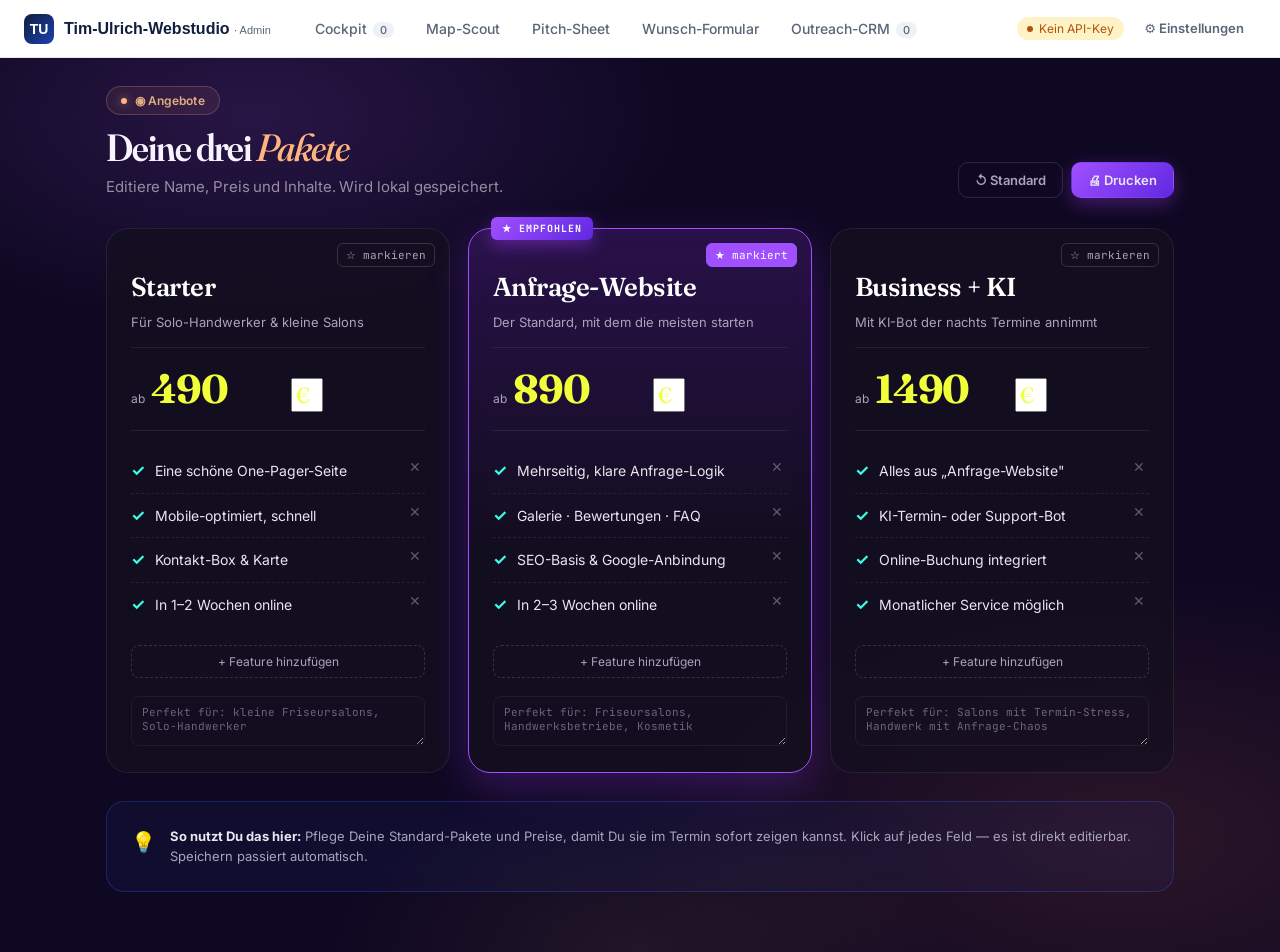
<file: webstudio/admin/angebote.html>
<!DOCTYPE html>
<html lang="de">
<head>
  <meta charset="UTF-8" />
  <meta name="viewport" content="width=device-width, initial-scale=1.0" />
  <meta name="robots" content="noindex, nofollow" />
  <title>Angebote — Tim-Ulrich-Webstudio</title>
  <link rel="preconnect" href="https://fonts.googleapis.com" />
  <link rel="stylesheet" href="https://fonts.googleapis.com/css2?family=Inter:wght@400;500;600;700;800&family=Fraunces:opsz,wght@9..144,500..800&family=JetBrains+Mono:wght@400;500;700&display=swap" />
  <link rel="stylesheet" href="admin-shared.css" />
  <link rel="stylesheet" href="osapp.css" />
</head>
<body class="osapp">

<div id="ad-topnav-mount"></div>

<main class="osapp-page">

  <header class="osapp-header">
    <div>
      <span class="osapp-kicker">◉ Angebote</span>
      <h1 class="osapp-title">Deine drei <em>Pakete</em></h1>
      <p class="osapp-sub">Editiere Name, Preis und Inhalte. Wird lokal gespeichert.</p>
    </div>
    <div class="osapp-actions">
      <button class="osapp-btn osapp-btn-ghost" onclick="resetDefaults()">↺ Standard</button>
      <button class="osapp-btn osapp-btn-primary" onclick="window.print()">🖨 Drucken</button>
    </div>
  </header>

  <div id="offers" class="offer-grid"></div>

  <section class="osapp-card osapp-tip">
    <span class="osapp-tip-icon">💡</span>
    <div>
      <strong>So nutzt Du das hier:</strong>
      Pflege Deine Standard-Pakete und Preise, damit Du sie im Termin sofort
      zeigen kannst. Klick auf jedes Feld — es ist direkt editierbar. Speichern
      passiert automatisch.
    </div>
  </section>
</main>

<script src="admin-shared.js"></script>
<script src="angebote.js"></script>
</body>
</html>
</file>
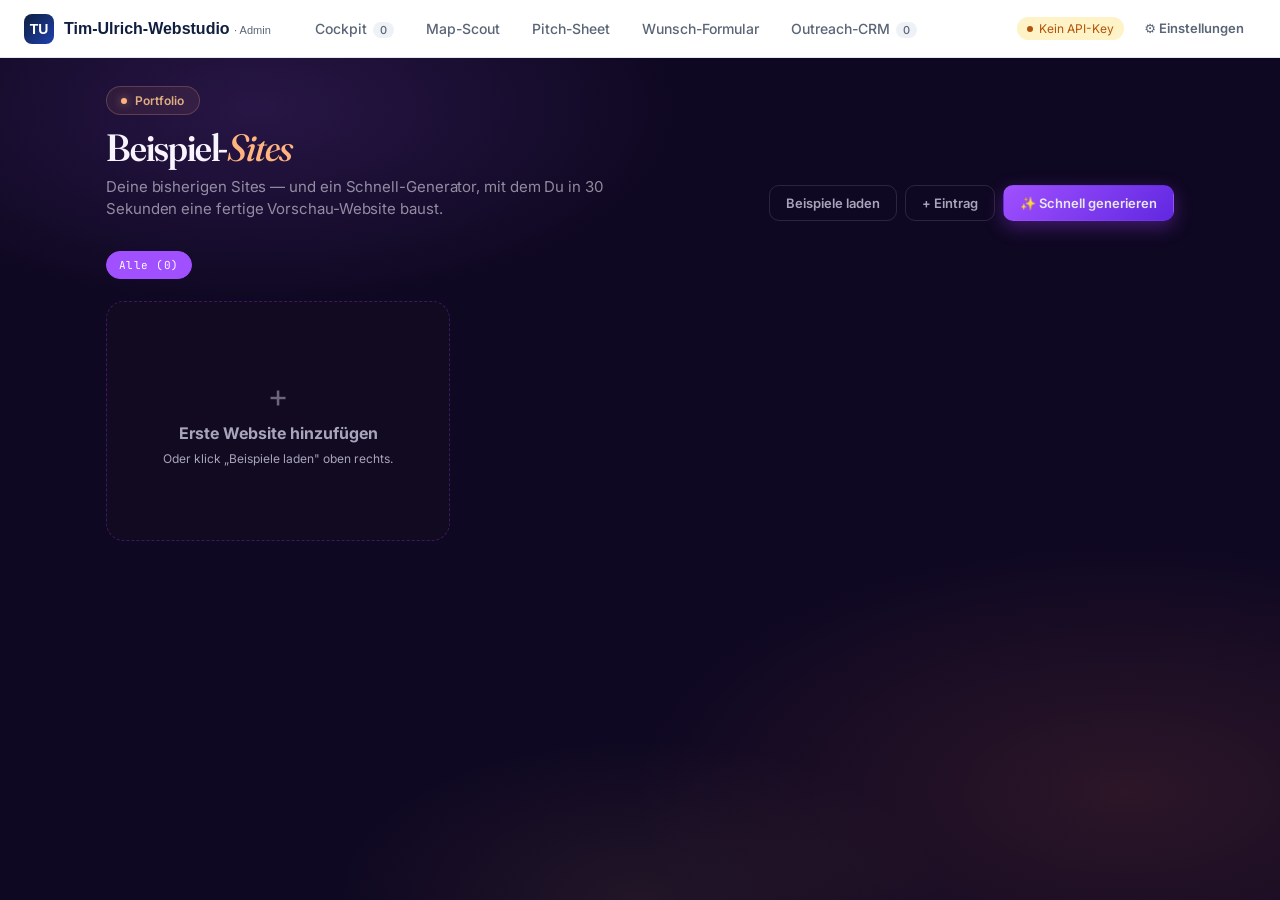
<file: webstudio/admin/beispielsites.html>
<!DOCTYPE html>
<html lang="de">
<head>
  <meta charset="UTF-8" />
  <meta name="viewport" content="width=device-width, initial-scale=1.0" />
  <meta name="robots" content="noindex, nofollow" />
  <title>Beispiel-Sites — Tim-Ulrich-Webstudio</title>
  <link rel="preconnect" href="https://fonts.googleapis.com" />
  <link rel="stylesheet" href="https://fonts.googleapis.com/css2?family=Inter:wght@400;500;600;700;800&family=Fraunces:opsz,wght@9..144,500..800&family=JetBrains+Mono:wght@400;500;700&display=swap" />
  <link rel="stylesheet" href="admin-shared.css" />
  <link rel="stylesheet" href="osapp.css" />
</head>
<body class="osapp">

<div id="ad-topnav-mount"></div>

<main class="osapp-page">

  <header class="osapp-header">
    <div>
      <span class="osapp-kicker">Portfolio</span>
      <h1 class="osapp-title">Beispiel-<em>Sites</em></h1>
      <p class="osapp-sub">Deine bisherigen Sites — und ein Schnell-Generator, mit dem Du in 30 Sekunden eine fertige Vorschau-Website baust.</p>
    </div>
    <div class="osapp-actions">
      <button class="osapp-btn osapp-btn-ghost" onclick="loadSamples()">Beispiele laden</button>
      <button class="osapp-btn osapp-btn-ghost" onclick="openEditor()">+ Eintrag</button>
      <button class="osapp-btn osapp-btn-primary" onclick="openGenerator()">✨ Schnell generieren</button>
    </div>
  </header>

  <div class="beispiel-filter" id="filter"></div>

  <div id="grid" class="beispiel-grid"></div>
</main>

<!-- Editor-Modal -->
<div class="osapp-modal-bg" id="editor-modal">
  <div class="osapp-modal">
    <div class="osapp-modal-h">
      <h2 id="editor-title">Neue Website</h2>
    </div>
    <div class="osapp-modal-b">
      <label class="osapp-label">Name / Kunde</label>
      <input type="text" id="ed-name" class="osapp-input" placeholder="z.B. Friseur Mauro" />

      <label class="osapp-label">Branche</label>
      <select id="ed-category" class="osapp-select">
        <option value="Friseur">Friseur</option>
        <option value="Handwerk">Handwerk</option>
        <option value="Kosmetik">Kosmetik</option>
        <option value="Gastro">Gastronomie</option>
        <option value="Fahrschule">Fahrschule</option>
        <option value="Dienstleister">Dienstleister</option>
        <option value="Sonstiges">Sonstiges</option>
      </select>

      <label class="osapp-label">URL (live)</label>
      <input type="text" id="ed-url" class="osapp-input" placeholder="https://..." />

      <label class="osapp-label">Kurze Beschreibung</label>
      <textarea id="ed-desc" class="osapp-textarea" placeholder="Was war der Brief, was wurde erreicht?"></textarea>

      <label class="osapp-label">Accent-Farbe</label>
      <select id="ed-color" class="osapp-select">
        <option value="#a050ff">Lila</option>
        <option value="#3affe6">Cyan</option>
        <option value="#f6ff3a">Neon-Gelb</option>
        <option value="#ff5db4">Pink</option>
        <option value="#ff8b3a">Orange</option>
        <option value="#5d7cff">Blau</option>
        <option value="#1aaa70">Grün</option>
      </select>
    </div>
    <div class="osapp-modal-f">
      <button class="osapp-btn osapp-btn-danger" id="ed-delete" style="margin-right: auto; display: none;" onclick="deleteEntry()">🗑 Löschen</button>
      <button class="osapp-btn osapp-btn-ghost" onclick="closeEditor()">Abbrechen</button>
      <button class="osapp-btn osapp-btn-primary" onclick="saveEntry()">Speichern</button>
    </div>
  </div>
</div>

<!-- ── Quick-Generator Modal ─────────────────────────────── -->
<div class="osapp-modal-bg" id="gen-modal">
  <div class="osapp-modal osapp-modal-wide">
    <div class="osapp-modal-h">
      <h2>✨ Schnell-Website generieren</h2>
      <p style="margin: 6px 0 0; color: rgba(248, 244, 255, 0.55); font-size: 14px;">
        Trag's ein, klick auf "Generieren" — Du kriegst eine vollständige fertige Vorschau-Website.
      </p>
    </div>
    <div class="osapp-modal-b">
      <div class="gen-grid">
        <div>
          <label class="osapp-label">Firma / Name *</label>
          <input type="text" id="gen-name" class="osapp-input" placeholder="z.B. Haarteiler Süd" />
        </div>
        <div>
          <label class="osapp-label">Branche</label>
          <select id="gen-branche" class="osapp-select">
            <option value="Friseur">Friseur</option>
            <option value="Handwerk">Handwerk</option>
            <option value="Kosmetik">Kosmetik</option>
            <option value="Gastro">Gastronomie</option>
            <option value="Fahrschule">Fahrschule</option>
            <option value="Dienstleister">Dienstleister</option>
          </select>
        </div>
      </div>

      <label class="osapp-label">Stil</label>
      <div class="gen-chips" id="gen-style">
        <button type="button" class="gen-chip is-on" data-v="modern">Modern Clean</button>
        <button type="button" class="gen-chip" data-v="edel">Edel Premium</button>
        <button type="button" class="gen-chip" data-v="warm">Warm Freundlich</button>
        <button type="button" class="gen-chip" data-v="bold">Bold Auffällig</button>
      </div>

      <div class="gen-grid">
        <div>
          <label class="osapp-label">Hauptfarbe</label>
          <div style="display: flex; gap: 8px; align-items: center;">
            <input type="color" id="gen-color" value="#c4502a" style="width: 50px; height: 38px; border: 1px solid rgba(255,255,255,0.12); border-radius: 8px; background: transparent; cursor: pointer;" />
            <input type="text" id="gen-color-text" class="osapp-input" value="#c4502a" style="flex: 1;" />
          </div>
        </div>
        <div>
          <label class="osapp-label">Anzahl Galerie-Bilder</label>
          <input type="number" id="gen-images" class="osapp-input" value="6" min="0" max="12" />
        </div>
      </div>

      <div class="gen-grid">
        <div>
          <label class="osapp-label">Headline (optional)</label>
          <input type="text" id="gen-headline" class="osapp-input" placeholder="z.B. Schöne Haare. Echte Beratung." />
        </div>
        <div>
          <label class="osapp-label">CTA-Button</label>
          <input type="text" id="gen-cta" class="osapp-input" value="Termin sichern" />
        </div>
      </div>

      <label class="osapp-label">Sub-Headline / Kurzbeschreibung (optional)</label>
      <textarea id="gen-sub" class="osapp-textarea" placeholder="Ein Satz, der erklärt was Du machst…"></textarea>

      <div class="gen-grid gen-grid-3">
        <div>
          <label class="osapp-label">Telefon</label>
          <input type="text" id="gen-phone" class="osapp-input" placeholder="+49 ..." />
        </div>
        <div>
          <label class="osapp-label">E-Mail</label>
          <input type="text" id="gen-email" class="osapp-input" placeholder="info@..." />
        </div>
        <div>
          <label class="osapp-label">Adresse</label>
          <input type="text" id="gen-address" class="osapp-input" placeholder="Straße, Stadt" />
        </div>
      </div>

      <label class="osapp-label">Sektionen</label>
      <div class="gen-checks">
        <label><input type="checkbox" id="gen-gallery" checked> Galerie</label>
        <label><input type="checkbox" id="gen-reviews" checked> Bewertungen</label>
        <label><input type="checkbox" id="gen-faq"> FAQ</label>
        <label><input type="checkbox" id="gen-map" checked> Karte</label>
      </div>
    </div>
    <div class="osapp-modal-f">
      <button class="osapp-btn osapp-btn-ghost" onclick="closeGenerator()">Abbrechen</button>
      <button class="osapp-btn osapp-btn-primary" onclick="runGenerator()">✨ Generieren</button>
    </div>
  </div>
</div>

<!-- ── Preview Modal ─────────────────────────────────────── -->
<div class="osapp-modal-bg osapp-modal-bg-full" id="preview-modal">
  <div class="osapp-preview">
    <div class="osapp-preview-bar">
      <div class="osapp-preview-info">
        <strong id="preview-title">Vorschau</strong>
        <span class="osapp-preview-meta" id="preview-meta"></span>
      </div>
      <div class="osapp-preview-actions">
        <button class="osapp-btn osapp-btn-ghost osapp-btn-sm" onclick="downloadGenerated()">↓ HTML</button>
        <button class="osapp-btn osapp-btn-ghost osapp-btn-sm" onclick="openInNewTab()">↗ Neu</button>
        <button class="osapp-btn osapp-btn-primary osapp-btn-sm" onclick="saveGenerated()">In Portfolio speichern</button>
        <button class="osapp-btn-close" onclick="closePreview()" title="Schließen">✕</button>
      </div>
    </div>
    <iframe id="preview-frame" class="osapp-preview-frame"></iframe>
  </div>
</div>

<script src="admin-shared.js"></script>
<script src="beispielsites.js"></script>
</body>
</html>
</file>
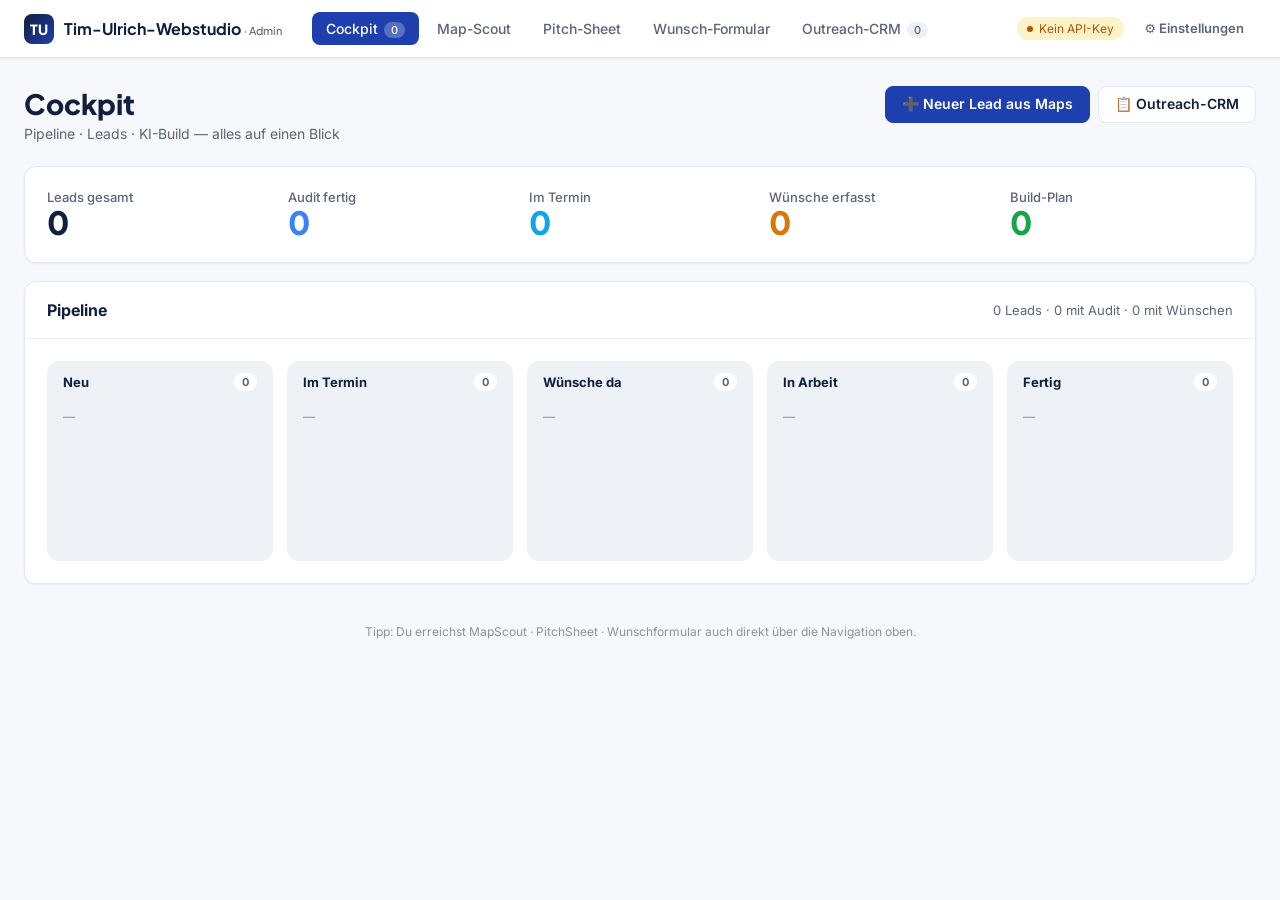
<file: webstudio/admin/cockpit.html>
<!DOCTYPE html>
<html lang="de">
<head>
  <meta charset="UTF-8" />
  <meta name="viewport" content="width=device-width, initial-scale=1.0" />
  <meta name="robots" content="noindex, nofollow" />
  <title>Cockpit — WebStudio Admin</title>
  <link rel="preconnect" href="https://fonts.googleapis.com" />
  <link rel="stylesheet" href="https://fonts.googleapis.com/css2?family=Inter:wght@400;500;600;700;800&family=Plus+Jakarta+Sans:wght@600;700;800&display=swap" />
  <link rel="stylesheet" href="admin-shared.css" />
</head>
<body>

<div id="ad-topnav-mount"></div>

<main class="ad-page">

  <div class="ad-page-header">
    <div>
      <h1 class="ad-page-title">Cockpit</h1>
      <p class="ad-page-sub">Pipeline · Leads · KI-Build — alles auf einen Blick</p>
    </div>
    <div class="ad-page-actions">
      <a href="mapscout.html" class="ad-btn ad-btn-primary">➕ Neuer Lead aus Maps</a>
      <a href="outreach.html" class="ad-btn">📋 Outreach-CRM</a>
    </div>
  </div>

  <!-- Stats -->
  <div class="ad-card ad-card-pad" style="margin-bottom: 18px;">
    <div id="stats-grid" style="display: grid; grid-template-columns: repeat(5, 1fr); gap: 18px;"></div>
  </div>

  <!-- Pipeline -->
  <div class="ad-card" style="margin-bottom: 24px;">
    <div class="ad-card-h">
      <h2>Pipeline</h2>
      <span class="ad-card-sub" id="pipeline-meta">—</span>
    </div>
    <div class="ad-card-pad">
      <div class="ad-pipeline" id="pipeline"></div>
    </div>
  </div>

  <!-- Aktiver Lead -->
  <div class="ad-card" id="lead-detail" style="display:none;">
    <div class="ad-card-h">
      <h2 id="ld-title">Lead</h2>
      <button class="ad-btn ad-btn-sm ad-btn-ghost" onclick="closeLead()">✕ schließen</button>
    </div>
    <div class="ad-card-pad" id="ld-body"></div>
  </div>

  <p class="ad-foot">
    Tipp: Du erreichst MapScout · PitchSheet · Wunschformular auch direkt über die Navigation oben.
  </p>
</main>

<script src="admin-shared.js"></script>
<script src="cockpit.js"></script>
</body>
</html>
</file>
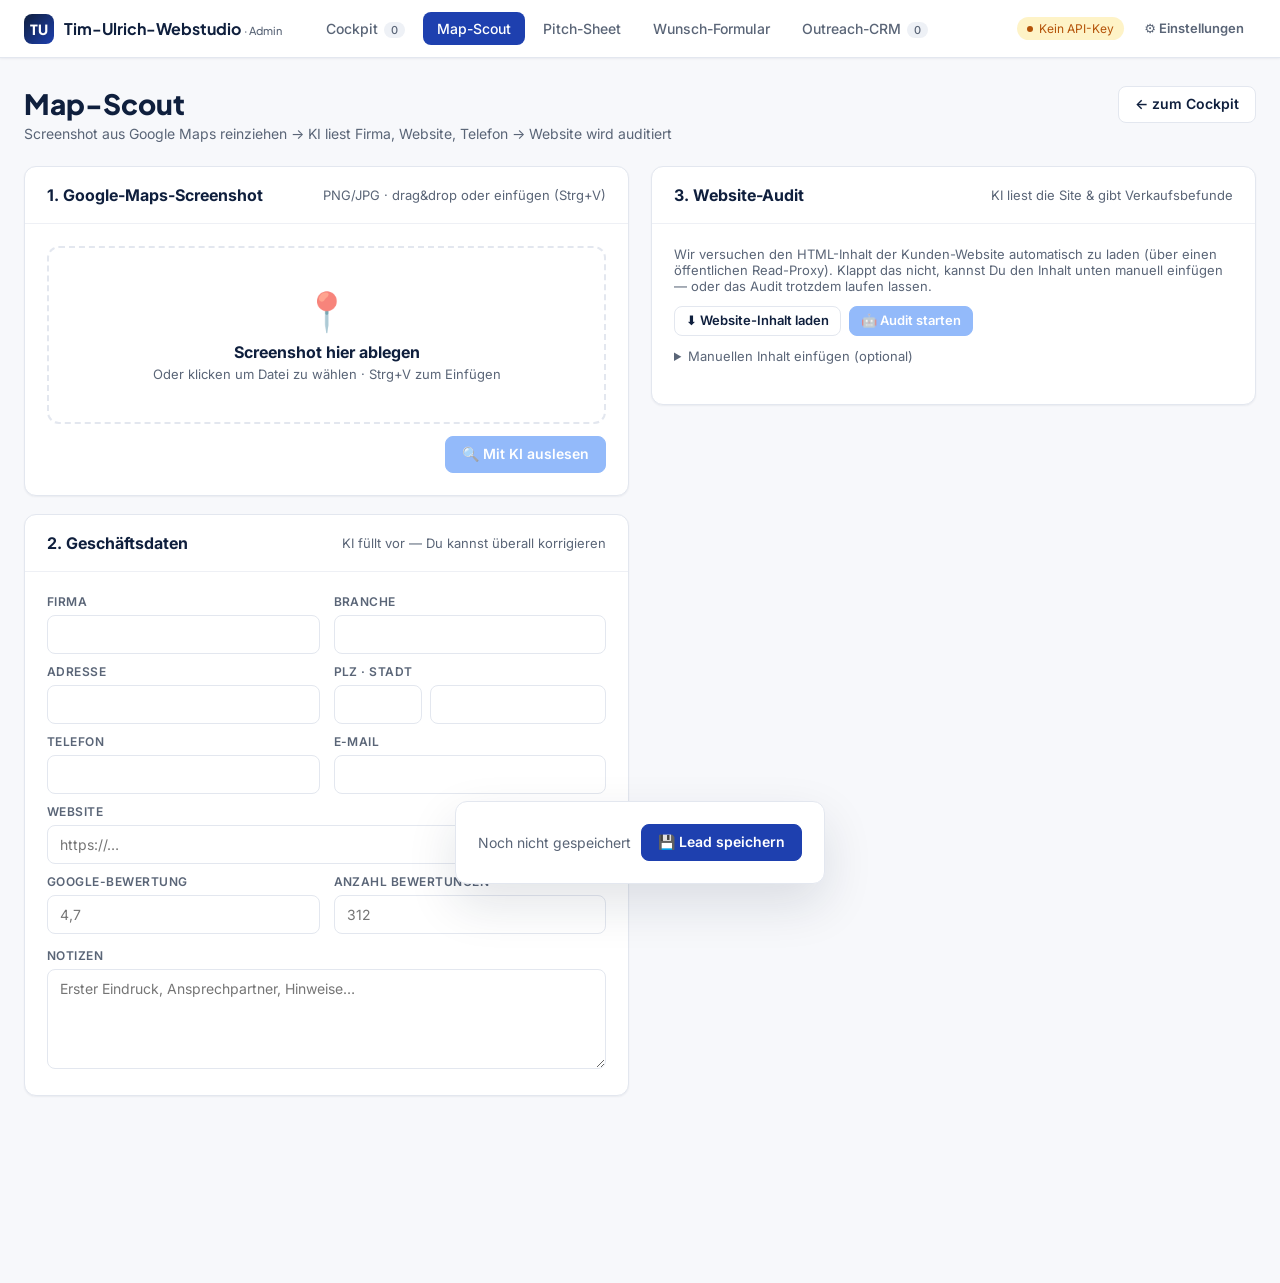
<file: webstudio/admin/mapscout.html>
<!DOCTYPE html>
<html lang="de">
<head>
  <meta charset="UTF-8" />
  <meta name="viewport" content="width=device-width, initial-scale=1.0" />
  <meta name="robots" content="noindex, nofollow" />
  <title>Map-Scout — WebStudio Admin</title>
  <link rel="preconnect" href="https://fonts.googleapis.com" />
  <link rel="stylesheet" href="https://fonts.googleapis.com/css2?family=Inter:wght@400;500;600;700;800&family=Plus+Jakarta+Sans:wght@600;700;800&display=swap" />
  <link rel="stylesheet" href="admin-shared.css" />
</head>
<body>

<div id="ad-topnav-mount"></div>

<main class="ad-page">

  <div class="ad-page-header">
    <div>
      <h1 class="ad-page-title">Map-Scout</h1>
      <p class="ad-page-sub">Screenshot aus Google Maps reinziehen → KI liest Firma, Website, Telefon → Website wird auditiert</p>
    </div>
    <div class="ad-page-actions">
      <a href="cockpit.html" class="ad-btn">← zum Cockpit</a>
    </div>
  </div>

  <div style="display: grid; grid-template-columns: 1fr 1fr; gap: 22px;">
    <!-- linke Spalte: Screenshot + Daten -->
    <div>
      <div class="ad-card">
        <div class="ad-card-h">
          <h2>1. Google-Maps-Screenshot</h2>
          <span class="ad-card-sub">PNG/JPG · drag&drop oder einfügen (Strg+V)</span>
        </div>
        <div class="ad-card-pad">
          <div id="dropzone" class="ad-dropzone">
            <div class="ad-dropzone-icon">📍</div>
            <h3>Screenshot hier ablegen</h3>
            <p>Oder klicken um Datei zu wählen · Strg+V zum Einfügen</p>
            <input type="file" id="file-input" accept="image/*" style="display:none">
          </div>
          <div style="display:flex; justify-content:flex-end; margin-top: 12px;">
            <button id="btn-extract" class="ad-btn ad-btn-accent" disabled>🔍 Mit KI auslesen</button>
          </div>
        </div>
      </div>

      <div class="ad-card" style="margin-top: 18px;">
        <div class="ad-card-h">
          <h2>2. Geschäftsdaten</h2>
          <span class="ad-card-sub">KI füllt vor — Du kannst überall korrigieren</span>
        </div>
        <div class="ad-card-pad">
          <div class="ad-row">
            <div>
              <label class="ad-label">Firma</label>
              <input type="text" id="f-firma" class="ad-input">
            </div>
            <div>
              <label class="ad-label">Branche</label>
              <input type="text" id="f-branche" class="ad-input">
            </div>
          </div>
          <div class="ad-row" style="margin-top: 10px;">
            <div>
              <label class="ad-label">Adresse</label>
              <input type="text" id="f-adresse" class="ad-input">
            </div>
            <div>
              <label class="ad-label">PLZ · Stadt</label>
              <div style="display: grid; grid-template-columns: 1fr 2fr; gap: 8px;">
                <input type="text" id="f-plz" class="ad-input">
                <input type="text" id="f-stadt" class="ad-input">
              </div>
            </div>
          </div>
          <div class="ad-row" style="margin-top: 10px;">
            <div>
              <label class="ad-label">Telefon</label>
              <input type="text" id="f-telefon" class="ad-input">
            </div>
            <div>
              <label class="ad-label">E-Mail</label>
              <input type="text" id="f-email" class="ad-input">
            </div>
          </div>
          <div style="margin-top: 10px;">
            <label class="ad-label">Website</label>
            <input type="text" id="f-website" class="ad-input" placeholder="https://…">
          </div>
          <div class="ad-row" style="margin-top: 10px;">
            <div>
              <label class="ad-label">Google-Bewertung</label>
              <input type="text" id="f-rating" class="ad-input" placeholder="4,7">
            </div>
            <div>
              <label class="ad-label">Anzahl Bewertungen</label>
              <input type="text" id="f-reviews" class="ad-input" placeholder="312">
            </div>
          </div>
          <div style="margin-top: 14px;">
            <label class="ad-label">Notizen</label>
            <textarea id="f-notizen" class="ad-textarea" placeholder="Erster Eindruck, Ansprechpartner, Hinweise…"></textarea>
          </div>
        </div>
      </div>
    </div>

    <!-- rechte Spalte: Audit -->
    <div>
      <div class="ad-card">
        <div class="ad-card-h">
          <h2>3. Website-Audit</h2>
          <span class="ad-card-sub">KI liest die Site & gibt Verkaufsbefunde</span>
        </div>
        <div class="ad-card-pad">
          <p style="font-size: 13px; color: var(--ad-text-muted); margin: 0 0 12px;">
            Wir versuchen den HTML-Inhalt der Kunden-Website automatisch zu laden (über einen öffentlichen Read-Proxy).
            Klappt das nicht, kannst Du den Inhalt unten manuell einfügen — oder das Audit trotzdem laufen lassen.
          </p>

          <div style="display: flex; gap: 8px; margin-bottom: 12px;">
            <button id="btn-fetch" class="ad-btn ad-btn-sm">⬇️ Website-Inhalt laden</button>
            <button id="btn-audit" class="ad-btn ad-btn-accent ad-btn-sm" disabled>🤖 Audit starten</button>
          </div>

          <details>
            <summary style="cursor: pointer; font-size: 13px; color: var(--ad-text-muted); margin-bottom: 6px;">Manuellen Inhalt einfügen (optional)</summary>
            <textarea id="f-manual-html" class="ad-textarea" placeholder="HTML oder Klartext der Website einfügen…" style="margin-top: 8px; min-height: 140px; font-family: ui-monospace, monospace; font-size: 12px;"></textarea>
          </details>

          <div id="audit-status" style="margin-top: 12px; font-size: 13px; color: var(--ad-text-muted);"></div>
        </div>
      </div>

      <div class="ad-card" id="audit-result" style="margin-top: 18px; display: none;">
        <div class="ad-card-h">
          <h2>Befunde</h2>
          <span class="ad-card-sub" id="audit-meta"></span>
        </div>
        <div class="ad-card-pad" id="audit-body"></div>
      </div>
    </div>
  </div>

  <div style="position: sticky; bottom: 16px; margin-top: 24px; display: flex; justify-content: center;">
    <div class="ad-card ad-card-pad" style="display: flex; gap: 10px; align-items: center; box-shadow: var(--ad-shadow-lg);">
      <span style="font-size: 14px; color: var(--ad-text-muted);">
        <span id="save-state">Noch nicht gespeichert</span>
      </span>
      <button id="btn-save" class="ad-btn ad-btn-primary">💾 Lead speichern</button>
      <a id="link-pitch" class="ad-btn" href="#" style="display:none;">📄 Pitch-Sheet öffnen →</a>
    </div>
  </div>

</main>

<script src="admin-shared.js"></script>
<script src="mapscout.js"></script>
</body>
</html>
</file>
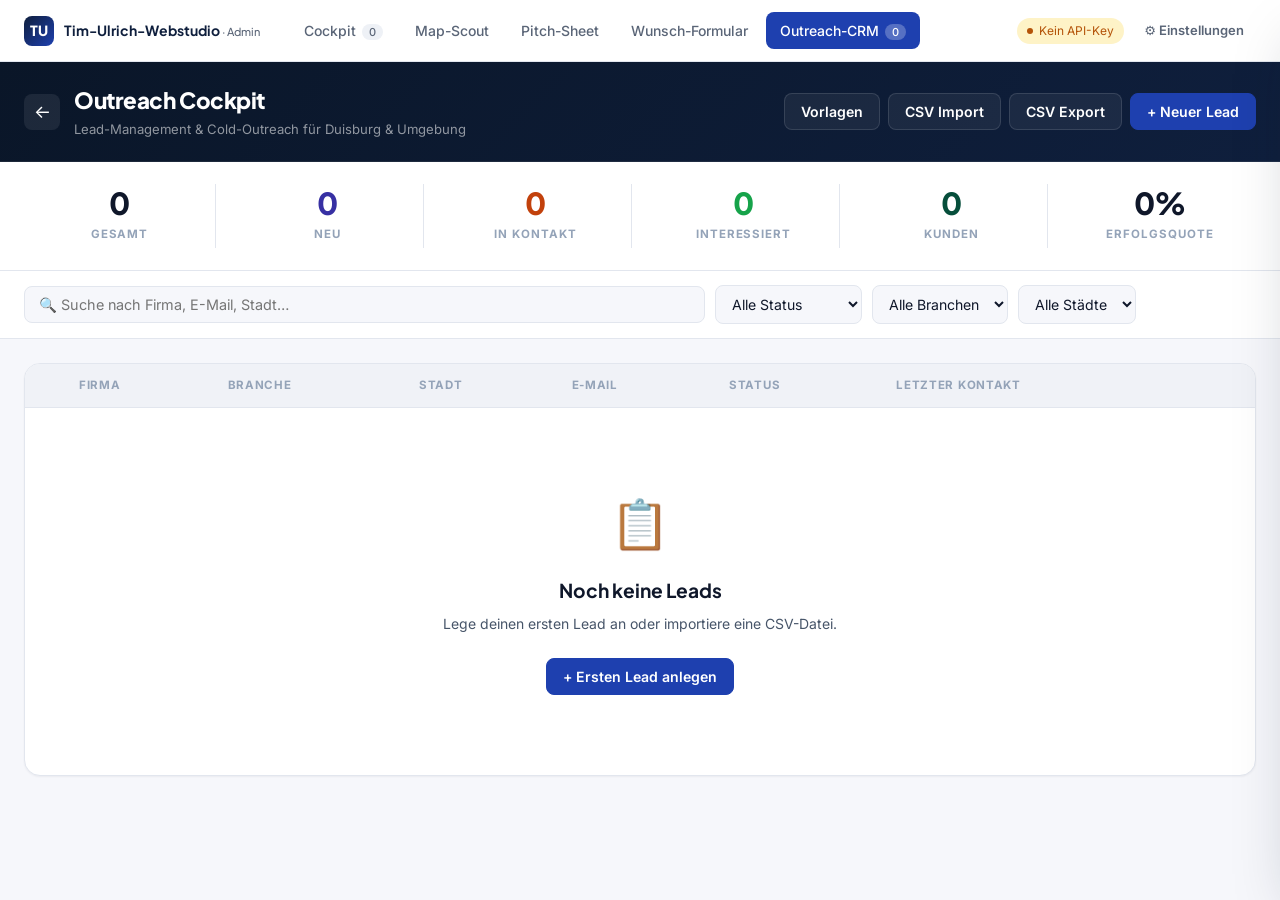
<file: webstudio/admin/outreach.html>
<!DOCTYPE html>
<html lang="de">
<head>
  <meta charset="UTF-8" />
  <meta name="viewport" content="width=device-width, initial-scale=1.0" />
  <meta name="robots" content="noindex, nofollow" />
  <title>Outreach Cockpit — WebStudio Duisburg</title>
  <link rel="preconnect" href="https://fonts.googleapis.com" />
  <link rel="preconnect" href="https://fonts.gstatic.com" crossorigin />
  <link rel="stylesheet" href="https://fonts.googleapis.com/css2?family=Inter:wght@400;500;600;700;800&family=Plus+Jakarta+Sans:wght@600;700;800&display=swap" />
  <link rel="stylesheet" href="admin-shared.css" />
  <link rel="stylesheet" href="outreach.css" />
</head>
<body>

  <div id="ad-topnav-mount"></div>

  <!-- ─── HEADER ─── -->
  <header class="oc-header">
    <div class="oc-container">
      <div class="oc-header-left">
        <a href="../index.html" class="oc-back" title="Zurück zur Website">←</a>
        <div>
          <h1 class="oc-title">Outreach Cockpit</h1>
          <span class="oc-subtitle">Lead-Management &amp; Cold-Outreach für Duisburg &amp; Umgebung</span>
        </div>
      </div>
      <div class="oc-header-actions">
        <button class="oc-btn oc-btn-ghost" id="btn-templates">Vorlagen</button>
        <button class="oc-btn oc-btn-ghost" id="btn-import">CSV Import</button>
        <button class="oc-btn oc-btn-ghost" id="btn-export">CSV Export</button>
        <button class="oc-btn oc-btn-primary" id="btn-add-lead">+ Neuer Lead</button>
      </div>
    </div>
  </header>

  <!-- ─── STATS BAR ─── -->
  <section class="oc-stats">
    <div class="oc-container oc-stats-grid" id="stats-grid">
      <!-- gefüllt durch JS -->
    </div>
  </section>

  <!-- ─── FILTERS ─── -->
  <section class="oc-filters">
    <div class="oc-container">
      <div class="oc-filter-row">
        <input type="search" class="oc-search" id="search-input" placeholder="🔍 Suche nach Firma, E-Mail, Stadt…" />
        <select class="oc-select" id="filter-status">
          <option value="">Alle Status</option>
          <option value="neu">Neu</option>
          <option value="kontaktiert">Kontaktiert</option>
          <option value="folge">Follow-up nötig</option>
          <option value="interessiert">Interessiert</option>
          <option value="kunde">Kunde</option>
          <option value="abgelehnt">Abgelehnt</option>
        </select>
        <select class="oc-select" id="filter-branche">
          <option value="">Alle Branchen</option>
        </select>
        <select class="oc-select" id="filter-stadt">
          <option value="">Alle Städte</option>
        </select>
        <button class="oc-btn oc-btn-ghost oc-btn-sm" id="btn-clear-filter">Filter löschen</button>
      </div>
    </div>
  </section>

  <!-- ─── LEAD-LISTE ─── -->
  <main class="oc-main">
    <div class="oc-container">
      <div class="oc-table-wrap">
        <table class="oc-table">
          <thead>
            <tr>
              <th style="width:32px"></th>
              <th>Firma</th>
              <th>Branche</th>
              <th>Stadt</th>
              <th>E-Mail</th>
              <th>Status</th>
              <th>Letzter Kontakt</th>
              <th></th>
            </tr>
          </thead>
          <tbody id="leads-tbody">
            <!-- gefüllt durch JS -->
          </tbody>
        </table>
        <div class="oc-empty" id="empty-state">
          <div class="oc-empty-icon">📋</div>
          <h3>Noch keine Leads</h3>
          <p>Lege deinen ersten Lead an oder importiere eine CSV-Datei.</p>
          <button class="oc-btn oc-btn-primary" onclick="document.getElementById('btn-add-lead').click()">+ Ersten Lead anlegen</button>
        </div>
      </div>
    </div>
  </main>

  <!-- ─── LEAD-DETAIL DRAWER ─── -->
  <aside class="oc-drawer" id="lead-drawer">
    <div class="oc-drawer-header">
      <div>
        <h2 id="drawer-title">Lead</h2>
        <span class="oc-drawer-subtitle" id="drawer-subtitle"></span>
      </div>
      <button class="oc-btn-icon" id="btn-close-drawer">✕</button>
    </div>

    <div class="oc-drawer-body">

      <!-- Lead-Felder -->
      <section class="oc-drawer-section">
        <h3 class="oc-section-title">Lead-Daten</h3>
        <div class="oc-form-grid">
          <label><span>Firma *</span><input type="text" id="d-firma" /></label>
          <label><span>Ansprechpartner</span><input type="text" id="d-name" placeholder="z.B. Frau Müller" /></label>
          <label><span>E-Mail *</span><input type="email" id="d-email" /></label>
          <label><span>Telefon</span><input type="tel" id="d-telefon" /></label>
          <label><span>Branche</span><input type="text" id="d-branche" placeholder="z.B. Friseur" list="branche-list" /></label>
          <label><span>Stadt</span><input type="text" id="d-stadt" placeholder="z.B. Duisburg" list="stadt-list" /></label>
          <label class="oc-form-full"><span>Bestehende Website (optional)</span><input type="text" id="d-website" placeholder="z.B. example.de" /></label>
          <label class="oc-form-full"><span>Status</span>
            <select id="d-status">
              <option value="neu">Neu</option>
              <option value="kontaktiert">Kontaktiert</option>
              <option value="folge">Follow-up nötig</option>
              <option value="interessiert">Interessiert</option>
              <option value="kunde">Kunde</option>
              <option value="abgelehnt">Abgelehnt</option>
            </select>
          </label>
          <label class="oc-form-full"><span>Notizen</span><textarea id="d-notizen" rows="2" placeholder="Was ist beim Kontakt aufgefallen?"></textarea></label>
        </div>
        <div class="oc-drawer-actions">
          <button class="oc-btn oc-btn-primary" id="btn-save-lead">Speichern</button>
          <button class="oc-btn oc-btn-danger" id="btn-delete-lead">Lead löschen</button>
        </div>
      </section>

      <!-- E-Mail Composer -->
      <section class="oc-drawer-section">
        <h3 class="oc-section-title">E-Mail vorbereiten</h3>
        <div class="oc-form-grid">
          <label class="oc-form-full"><span>Vorlage</span>
            <select id="d-template">
              <!-- gefüllt durch JS -->
            </select>
          </label>
          <label class="oc-form-full"><span>Betreff</span><input type="text" id="d-subject" /></label>
          <label class="oc-form-full"><span>Nachricht</span><textarea id="d-body" rows="14"></textarea></label>
        </div>

        <div class="oc-mail-actions">
          <a href="#" class="oc-btn oc-btn-primary" id="btn-open-gmail" target="_blank" rel="noopener">📧 In Gmail öffnen</a>
          <a href="#" class="oc-btn oc-btn-secondary" id="btn-open-mailto">Standard-Mail öffnen</a>
          <button class="oc-btn oc-btn-secondary" id="btn-copy-mail">📋 Kopieren</button>
        </div>
        <div class="oc-hint">
          Nach dem Senden klicke auf <strong>„Als kontaktiert markieren"</strong> — dann erkennt das Cockpit, dass du Follow-ups planen kannst.
        </div>
        <div class="oc-drawer-actions">
          <button class="oc-btn oc-btn-success" id="btn-mark-contacted">✓ Als kontaktiert markieren</button>
        </div>
      </section>

    </div>
  </aside>

  <!-- ─── MODAL: NEW LEAD / BULK ADD ─── -->
  <div class="oc-modal hidden" id="modal-add">
    <div class="oc-modal-card oc-modal-large">
      <div class="oc-modal-header">
        <h2>Neue Leads</h2>
        <button class="oc-btn-icon" data-close-modal>✕</button>
      </div>
      <div class="oc-modal-body">
        <div class="oc-tabs">
          <button class="oc-tab active" data-tab="single">Einzelner Lead</button>
          <button class="oc-tab" data-tab="bulk">Mehrere auf einmal</button>
        </div>

        <div class="oc-tab-content active" data-tab-content="single">
          <div class="oc-form-grid">
            <label><span>Firma *</span><input type="text" id="add-firma" /></label>
            <label><span>Ansprechpartner</span><input type="text" id="add-name" /></label>
            <label><span>E-Mail *</span><input type="email" id="add-email" /></label>
            <label><span>Telefon</span><input type="tel" id="add-telefon" /></label>
            <label><span>Branche</span><input type="text" id="add-branche" list="branche-list" /></label>
            <label><span>Stadt</span><input type="text" id="add-stadt" list="stadt-list" /></label>
            <label class="oc-form-full"><span>Bestehende Website</span><input type="text" id="add-website" placeholder="example.de" /></label>
            <label class="oc-form-full"><span>Notizen</span><textarea id="add-notizen" rows="2"></textarea></label>
          </div>
          <button class="oc-btn oc-btn-primary oc-btn-block" id="btn-confirm-add">+ Lead hinzufügen</button>
        </div>

        <div class="oc-tab-content" data-tab-content="bulk">
          <p class="oc-modal-hint">
            Eine Zeile pro Lead. Format: <code>Firma; E-Mail; Branche; Stadt; Telefon; Website</code><br />
            Telefon und Website sind optional. Trennzeichen: Semikolon, Tab oder Komma.
          </p>
          <textarea id="bulk-input" rows="10" placeholder="Friseur Müller; info@friseur-mueller.de; Friseur; Duisburg; 0203 12345; friseur-mueller.de
Bäckerei Schmidt; kontakt@baeckerei-schmidt.de; Bäckerei; Mülheim
KFZ-Werkstatt Bauer; bauer@kfz-bauer.de; Handwerker; Oberhausen"></textarea>
          <button class="oc-btn oc-btn-primary oc-btn-block" id="btn-confirm-bulk">Alle hinzufügen</button>
        </div>
      </div>
    </div>
  </div>

  <!-- ─── MODAL: TEMPLATES ─── -->
  <div class="oc-modal hidden" id="modal-templates">
    <div class="oc-modal-card oc-modal-large">
      <div class="oc-modal-header">
        <h2>E-Mail Vorlagen</h2>
        <button class="oc-btn-icon" data-close-modal>✕</button>
      </div>
      <div class="oc-modal-body">
        <p class="oc-modal-hint">
          Verwende diese Platzhalter — sie werden beim Erstellen der E-Mail automatisch ersetzt:<br />
          <code>{firma}</code> <code>{name}</code> <code>{anrede}</code> <code>{branche}</code> <code>{stadt}</code> <code>{website}</code>
        </p>

        <div class="oc-templates-list" id="templates-list">
          <!-- gefüllt durch JS -->
        </div>

        <button class="oc-btn oc-btn-secondary oc-btn-block" id="btn-add-template">+ Neue Vorlage</button>
      </div>
    </div>
  </div>

  <!-- ─── MODAL: CSV IMPORT ─── -->
  <div class="oc-modal hidden" id="modal-import">
    <div class="oc-modal-card">
      <div class="oc-modal-header">
        <h2>CSV importieren</h2>
        <button class="oc-btn-icon" data-close-modal>✕</button>
      </div>
      <div class="oc-modal-body">
        <p class="oc-modal-hint">
          Erste Zeile = Spaltennamen. Erwartete Spalten:
          <code>firma, email, branche, stadt, name, telefon, website, notizen, status</code>
        </p>
        <input type="file" id="csv-file" accept=".csv,.txt" />
        <p class="oc-modal-hint" style="margin-top:12px">Oder direkt einfügen:</p>
        <textarea id="csv-paste" rows="8" placeholder="firma,email,branche,stadt&#10;Friseur Müller,info@friseur-mueller.de,Friseur,Duisburg"></textarea>
        <button class="oc-btn oc-btn-primary oc-btn-block" id="btn-confirm-import">Importieren</button>
      </div>
    </div>
  </div>

  <!-- ─── TOAST ─── -->
  <div class="oc-toast" id="toast"></div>

  <!-- ─── Datalists ─── -->
  <datalist id="branche-list">
    <option value="Friseur"></option>
    <option value="Kosmetikstudio"></option>
    <option value="Handwerker"></option>
    <option value="KFZ-Werkstatt"></option>
    <option value="Reinigungsfirma"></option>
    <option value="Fahrschule"></option>
    <option value="Caterer"></option>
    <option value="Bäckerei"></option>
    <option value="Fotograf"></option>
    <option value="Gastronomie"></option>
    <option value="Immobilienmakler"></option>
    <option value="Arztpraxis"></option>
    <option value="Anwalt"></option>
    <option value="Steuerberater"></option>
    <option value="Fitnessstudio"></option>
  </datalist>
  <datalist id="stadt-list">
    <option value="Duisburg"></option>
    <option value="Mülheim an der Ruhr"></option>
    <option value="Oberhausen"></option>
    <option value="Moers"></option>
    <option value="Krefeld"></option>
    <option value="Düsseldorf"></option>
    <option value="Ratingen"></option>
    <option value="Dinslaken"></option>
    <option value="Rheinberg"></option>
    <option value="Bottrop"></option>
    <option value="Essen"></option>
  </datalist>

  <script src="admin-shared.js"></script>
  <script src="outreach.js"></script>
  <script>document.addEventListener('DOMContentLoaded', () => mountTopNav('outreach'));</script>
</body>
</html>
</file>
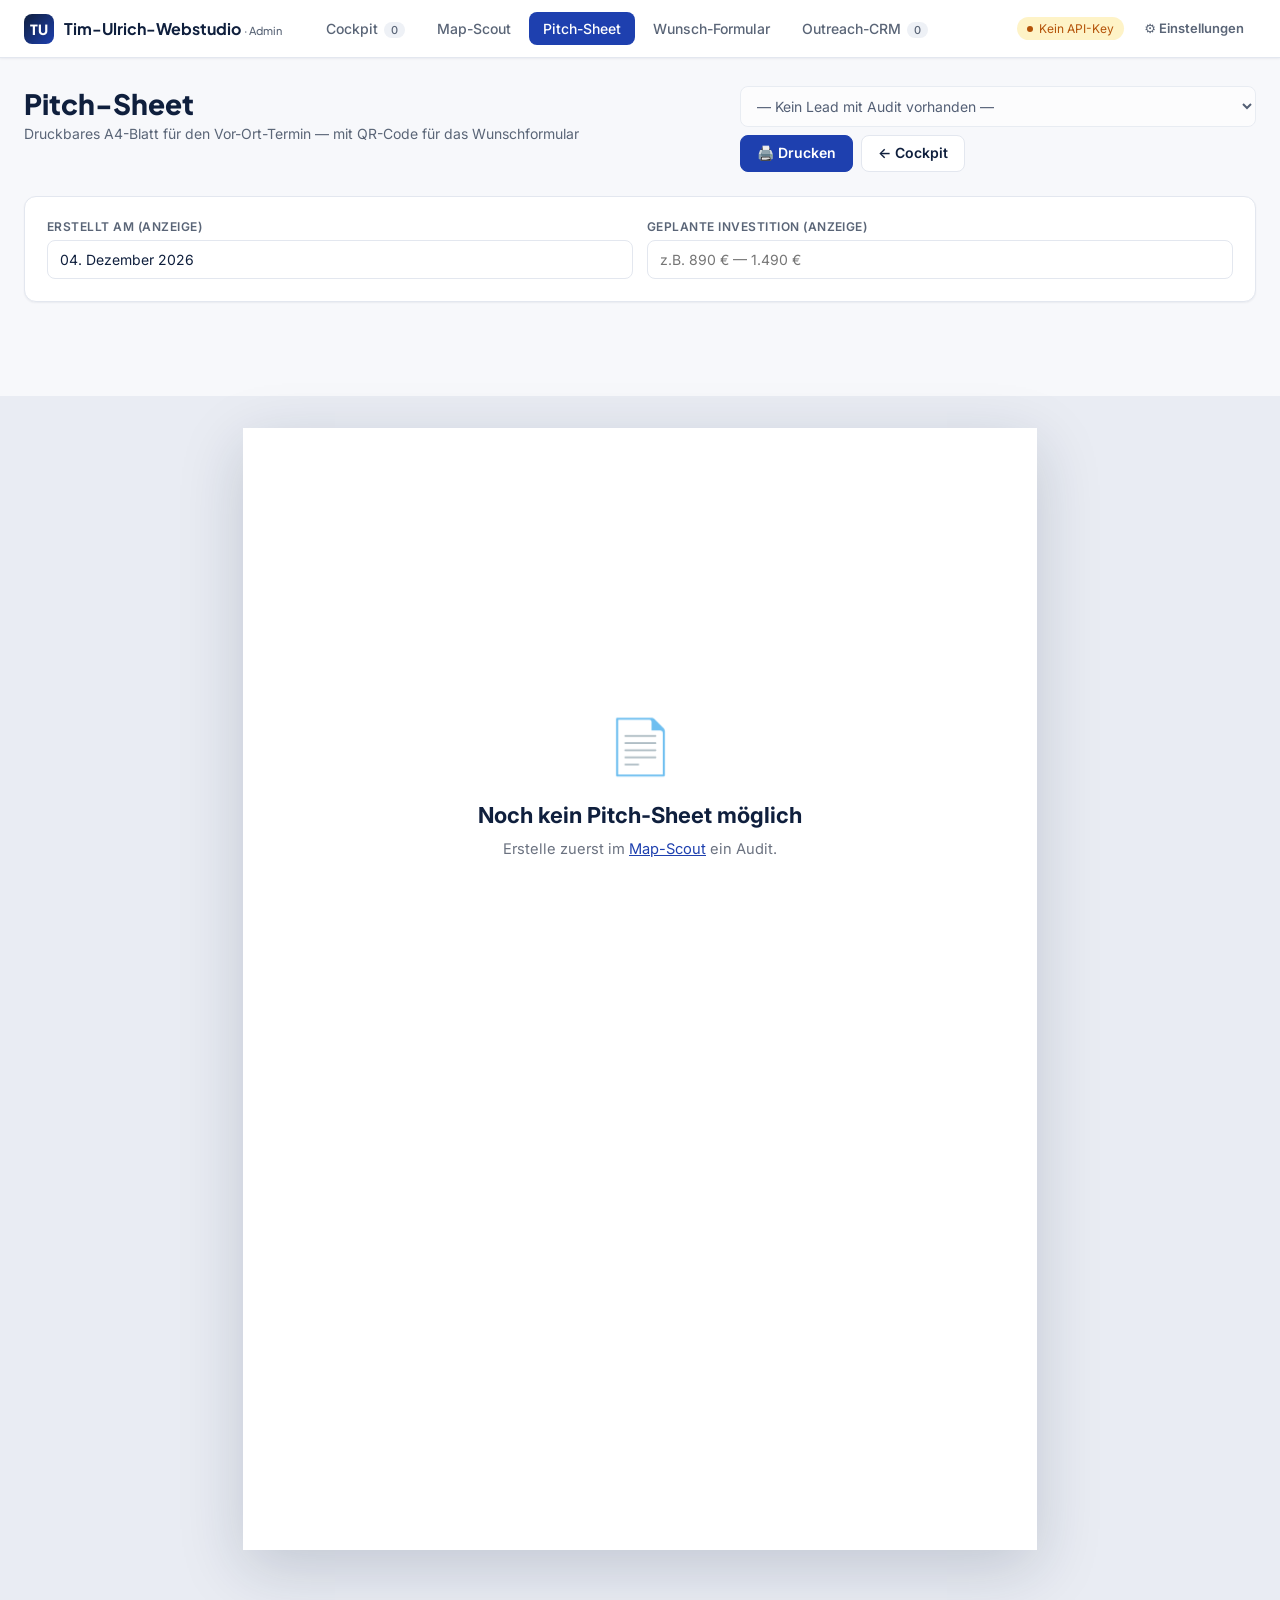
<file: webstudio/admin/pitchsheet.html>
<!DOCTYPE html>
<html lang="de">
<head>
  <meta charset="UTF-8" />
  <meta name="viewport" content="width=device-width, initial-scale=1.0" />
  <meta name="robots" content="noindex, nofollow" />
  <title>Pitch-Sheet — WebStudio Admin</title>
  <link rel="preconnect" href="https://fonts.googleapis.com" />
  <link rel="stylesheet" href="https://fonts.googleapis.com/css2?family=Inter:wght@400;500;600;700;800&family=Plus+Jakarta+Sans:wght@600;700;800&display=swap" />
  <link rel="stylesheet" href="admin-shared.css" />
  <link rel="stylesheet" href="pitchsheet.css" />
</head>
<body>

<div id="ad-topnav-mount" class="no-print"></div>

<main class="ad-page no-print">
  <div class="ad-page-header">
    <div>
      <h1 class="ad-page-title">Pitch-Sheet</h1>
      <p class="ad-page-sub">Druckbares A4-Blatt für den Vor-Ort-Termin — mit QR-Code für das Wunschformular</p>
    </div>
    <div class="ad-page-actions">
      <select id="lead-picker" class="ad-select" style="min-width: 260px;"></select>
      <button class="ad-btn ad-btn-primary" onclick="window.print()">🖨️ Drucken</button>
      <a href="cockpit.html" class="ad-btn">← Cockpit</a>
    </div>
  </div>

  <div class="sheet-meta-controls ad-card ad-card-pad" style="margin-bottom: 14px;">
    <div class="ad-row">
      <div>
        <label class="ad-label">Erstellt am (Anzeige)</label>
        <input type="text" id="m-date" class="ad-input">
      </div>
      <div>
        <label class="ad-label">Geplante Investition (Anzeige)</label>
        <input type="text" id="m-invest" class="ad-input" placeholder="z.B. 890 € — 1.490 €">
      </div>
    </div>
  </div>
</main>

<!-- ─── Das eigentliche Druckblatt ─── -->
<div class="sheet-wrap" id="sheet-wrap">
  <article class="sheet" id="sheet">
    <!-- gefüllt durch JS -->
  </article>
</div>

<script src="admin-shared.js"></script>
<script src="pitchsheet.js"></script>
</body>
</html>
</file>
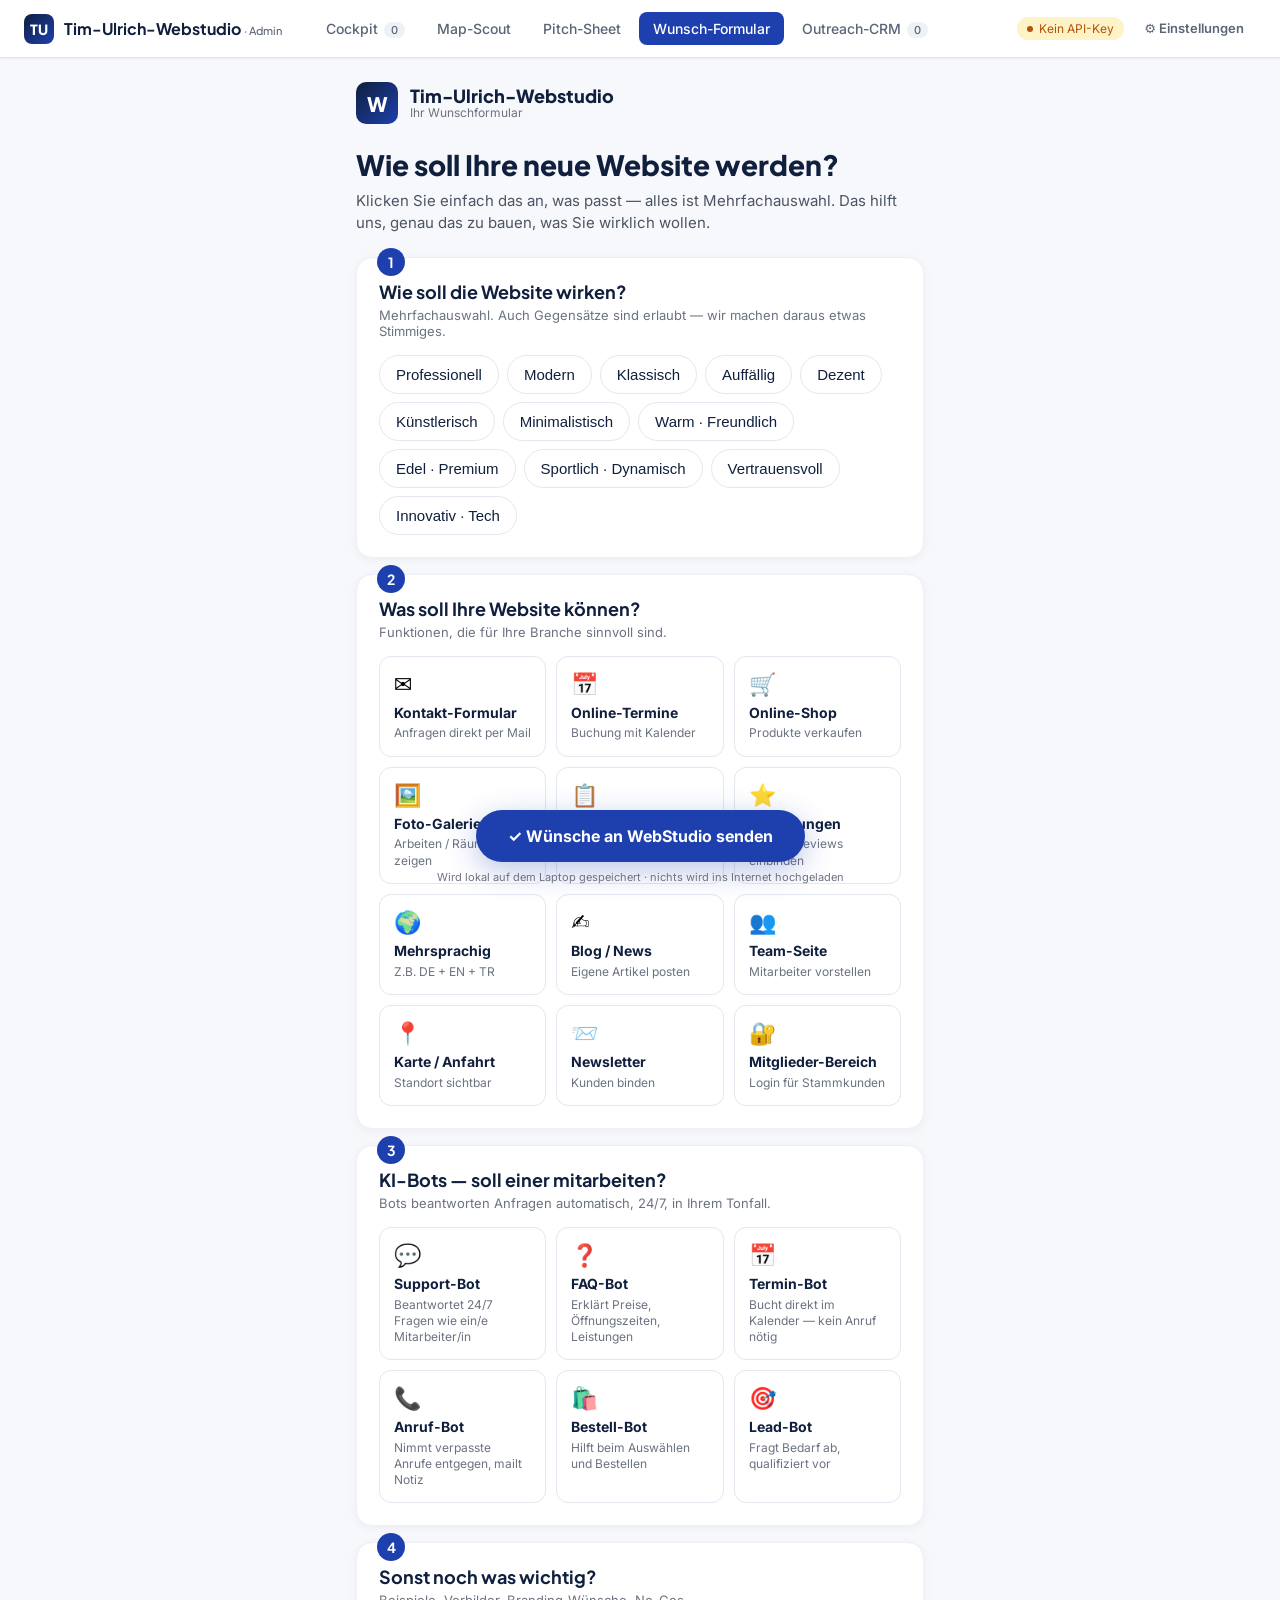
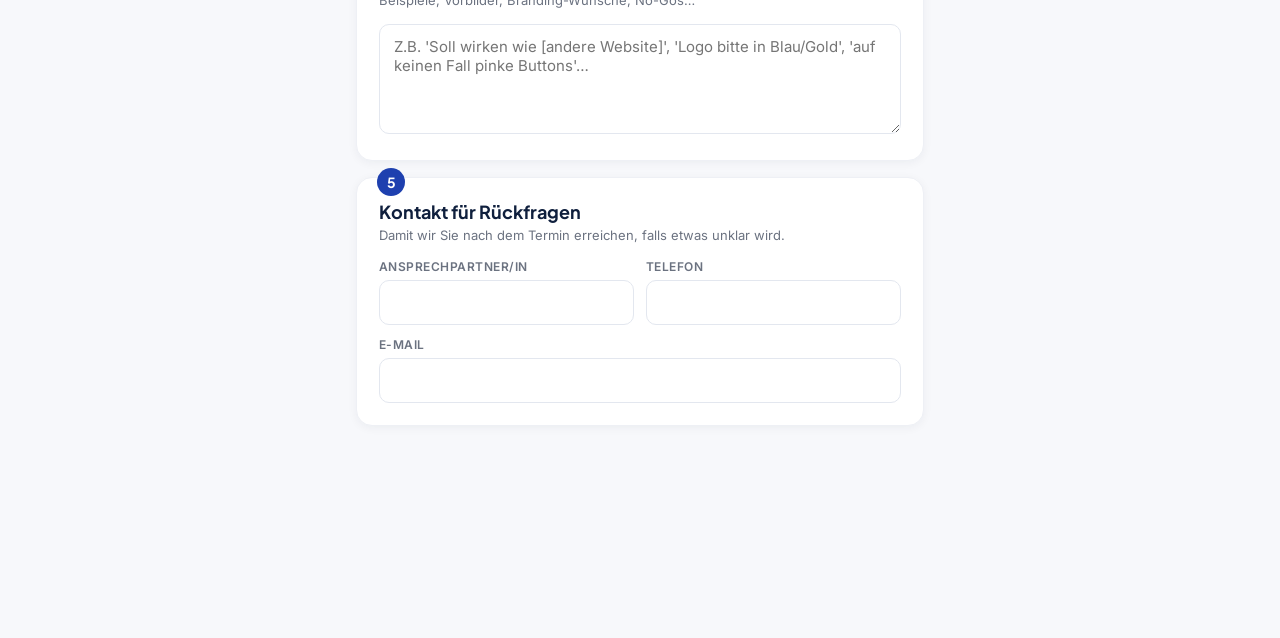
<file: webstudio/admin/wishes.html>
<!DOCTYPE html>
<html lang="de">
<head>
  <meta charset="UTF-8" />
  <meta name="viewport" content="width=device-width, initial-scale=1.0" />
  <meta name="robots" content="noindex, nofollow" />
  <title>Ihre Wünsche — WebStudio</title>
  <link rel="preconnect" href="https://fonts.googleapis.com" />
  <link rel="stylesheet" href="https://fonts.googleapis.com/css2?family=Inter:wght@400;500;600;700;800&family=Plus+Jakarta+Sans:wght@600;700;800&display=swap" />
  <link rel="stylesheet" href="admin-shared.css" />
  <link rel="stylesheet" href="wishes.css" />
</head>
<body>

<!-- Top-Nav nur sichtbar wenn nicht "Kunden-Modus" -->
<div id="ad-topnav-mount" class="wf-admin-only"></div>

<main class="wf-page">

  <header class="wf-header">
    <div class="wf-brand">
      <div class="wf-brand-mark">W</div>
      <div>
        <div class="wf-brand-name" id="brand-name">WebStudio</div>
        <div class="wf-brand-sub">Ihr Wunschformular</div>
      </div>
    </div>
    <h1 class="wf-title" id="wf-title">Wie soll Ihre neue Website werden?</h1>
    <p class="wf-sub" id="wf-sub">
      Klicken Sie einfach das an, was passt — alles ist Mehrfachauswahl. Das hilft uns,
      genau das zu bauen, was Sie wirklich wollen.
    </p>
  </header>

  <!-- 1. Stil-Auswahl -->
  <section class="wf-card">
    <div class="wf-step">1</div>
    <h2 class="wf-h2">Wie soll die Website wirken?</h2>
    <p class="wf-h2-sub">Mehrfachauswahl. Auch Gegensätze sind erlaubt — wir machen daraus etwas Stimmiges.</p>
    <div class="wf-chips" id="style-chips"></div>
  </section>

  <!-- 2. Funktionen -->
  <section class="wf-card">
    <div class="wf-step">2</div>
    <h2 class="wf-h2">Was soll Ihre Website können?</h2>
    <p class="wf-h2-sub">Funktionen, die für Ihre Branche sinnvoll sind.</p>
    <div class="wf-grid" id="service-grid"></div>
  </section>

  <!-- 3. KI-Bots -->
  <section class="wf-card">
    <div class="wf-step">3</div>
    <h2 class="wf-h2">KI-Bots — soll einer mitarbeiten?</h2>
    <p class="wf-h2-sub">Bots beantworten Anfragen automatisch, 24/7, in Ihrem Tonfall.</p>
    <div class="wf-grid" id="bot-grid"></div>
  </section>

  <!-- 4. Freitext -->
  <section class="wf-card">
    <div class="wf-step">4</div>
    <h2 class="wf-h2">Sonst noch was wichtig?</h2>
    <p class="wf-h2-sub">Beispiele, Vorbilder, Branding-Wünsche, No-Gos…</p>
    <textarea id="freetext" class="wf-textarea" placeholder="Z.B. 'Soll wirken wie [andere Website]', 'Logo bitte in Blau/Gold', 'auf keinen Fall pinke Buttons'…"></textarea>
  </section>

  <!-- 5. Kontakt-Bestätigung -->
  <section class="wf-card">
    <div class="wf-step">5</div>
    <h2 class="wf-h2">Kontakt für Rückfragen</h2>
    <p class="wf-h2-sub">Damit wir Sie nach dem Termin erreichen, falls etwas unklar wird.</p>
    <div class="wf-row">
      <div>
        <label class="wf-label">Ansprechpartner/in</label>
        <input type="text" id="contact-name" class="wf-input">
      </div>
      <div>
        <label class="wf-label">Telefon</label>
        <input type="tel" id="contact-phone" class="wf-input">
      </div>
    </div>
    <div style="margin-top: 12px;">
      <label class="wf-label">E-Mail</label>
      <input type="email" id="contact-email" class="wf-input">
    </div>
  </section>

  <div class="wf-cta-bar">
    <button class="wf-cta" id="btn-submit">✓ Wünsche an WebStudio senden</button>
    <p class="wf-cta-hint">Wird lokal auf dem Laptop gespeichert · nichts wird ins Internet hochgeladen</p>
  </div>

  <!-- Erfolgsmeldung -->
  <div class="wf-success" id="success" style="display:none;">
    <div class="wf-success-icon">✓</div>
    <h2>Vielen Dank!</h2>
    <p id="success-text">Ihre Wünsche sind bei uns angekommen. Wir bauen los.</p>
    <a href="#" class="wf-cta" id="success-cta" style="display:none;">Cockpit öffnen →</a>
  </div>

</main>

<script src="admin-shared.js"></script>
<script src="wishes.js"></script>
</body>
</html>
</file>
<file: scoutool/style.css>
*, *::before, *::after { box-sizing: border-box; margin: 0; padding: 0; }

/* ── Password gate ── */
#pw-overlay {
  position: fixed; inset: 0; z-index: 9999;
  background: #0b0b12;
  display: flex; align-items: center; justify-content: center;
}
#pw-box {
  display: flex; flex-direction: column; align-items: center;
  background: #111118; border: 1px solid rgba(255,255,255,0.08);
  border-radius: 16px; padding: 36px 40px 32px;
  width: 320px; box-shadow: 0 24px 64px rgba(0,0,0,0.6);
}
#pw-input {
  width: 100%; padding: 10px 14px; font-size: 14px;
  background: #0b0b12; border: 1px solid rgba(255,255,255,0.12);
  border-radius: 8px; color: #fff; outline: none;
  transition: border-color 0.15s;
}
#pw-input:focus { border-color: #3b82f6; }
#pw-error { height: 18px; font-size: 12px; color: #ef4444; margin-top: 6px; }
#pw-btn {
  margin-top: 14px; width: 100%; padding: 10px;
  background: linear-gradient(135deg, #3b82f6, #ef4444);
  border: none; border-radius: 8px; color: #fff;
  font-size: 14px; font-weight: 700; cursor: pointer;
  transition: opacity 0.15s;
}
#pw-btn:hover { opacity: 0.88; }

:root {
  --bg:       #0b0b12;
  --bg2:      #111118;
  --bg3:      #18181f;
  --surface:  #1e1e28;
  --surface2: #252532;
  --border:   #2a2a3a;
  --text:     #e2e8f0;
  --text2:    #94a3b8;
  --text3:    #4a5568;
  --accent:   #3b82f6;
  --radius:   8px;
}

html { height: 100%; overflow-x: auto; }
body { height: 100%; background: var(--bg); color: var(--text); font-family: 'Inter', -apple-system, BlinkMacSystemFont, 'Segoe UI', system-ui, sans-serif; font-size: 13px; line-height: 1.5; overflow: hidden; min-width: 900px; -webkit-font-smoothing: antialiased; }

/* Scrollbars */
::-webkit-scrollbar { width: 6px; height: 6px; }
::-webkit-scrollbar-track { background: var(--bg2); }
::-webkit-scrollbar-thumb { background: var(--border); border-radius: 3px; }
::-webkit-scrollbar-thumb:hover { background: var(--text3); }

/* Form elements: no white flash */
input, select, textarea { color-scheme: dark; }
select option { background: var(--bg3); color: var(--text); }

/* ── APP LAYOUT ── */
#app { display: flex; height: 100vh; overflow: hidden; min-width: 900px; }

/* ── SIDEBAR ── */
#sidebar {
  width: 210px; min-width: 210px;
  background: var(--bg2);
  border-right: 1px solid var(--border);
  display: flex; flex-direction: column;
  overflow-y: auto; overflow-x: hidden;
}

.sidebar-logo {
  display: flex; align-items: center; gap: 10px;
  padding: 16px 14px 14px;
  border-bottom: 1px solid var(--border);
  cursor: pointer;
  transition: opacity 0.15s;
  user-select: none;
}
.sidebar-logo:hover { opacity: 0.85; }
.logo-icon-svg { flex-shrink: 0; filter: drop-shadow(0 0 6px rgba(59,130,246,0.3)); }
.logo-text-group { display: flex; flex-direction: column; gap: 1px; }
.logo-word { font-size: 14px; font-weight: 800; letter-spacing: -0.4px; color: var(--text); line-height: 1.1; }
.logo-accent { color: #ef4444; }
.logo-tagline { font-size: 9px; font-weight: 600; letter-spacing: 1.2px; text-transform: uppercase; color: var(--text3); }

.sidebar-nav { padding: 10px 8px; display: flex; flex-direction: column; gap: 2px; }

.nav-item {
  display: flex; align-items: center; gap: 10px;
  padding: 9px 10px; border-radius: 6px;
  color: var(--text2); cursor: pointer; text-decoration: none;
  font-size: 13px; font-weight: 500;
  transition: background 0.15s, color 0.15s;
  border: none; background: none; width: 100%; text-align: left;
}
.nav-item:hover { background: var(--surface); color: var(--text); }
.nav-item.active { background: rgba(59,130,246,0.15); color: var(--accent); }

.sidebar-sessions-header {
  display: flex; align-items: center; justify-content: space-between;
  padding: 14px 14px 6px;
  font-size: 11px; font-weight: 600; color: var(--text3);
  text-transform: uppercase; letter-spacing: 0.8px;
  border-top: 1px solid var(--border);
}

#sidebar-session-list { padding: 4px 8px 16px; flex: 1; }

.sidebar-session {
  padding: 8px 8px; border-radius: 6px; cursor: pointer;
  transition: background 0.15s;
  margin-bottom: 2px;
}
.sidebar-session:hover { background: var(--surface); }
.sidebar-session.active { background: rgba(59,130,246,0.1); }
.sidebar-session-name { font-size: 12px; font-weight: 500; color: var(--text); white-space: nowrap; overflow: hidden; text-overflow: ellipsis; }
.sidebar-session-meta { font-size: 11px; color: var(--text3); margin-top: 1px; }
.sidebar-empty { font-size: 12px; color: var(--text3); padding: 8px 4px; }

/* ── MAIN ── */
#main-content { flex: 1; overflow-y: auto; overflow-x: hidden; display: flex; flex-direction: column; background: var(--bg); }

/* ── PAGES ── */
.page { display: none; flex-direction: column; flex: 1; padding: 24px; background: var(--bg); min-height: 100%; }
.page.active { display: flex; }

/* ── TABS ── */
.tab-bar { display: flex; gap: 4px; margin-bottom: 20px; border-bottom: 1px solid var(--border); padding-bottom: 0; }
.tab-btn {
  padding: 8px 18px; font-size: 13px; font-weight: 500;
  background: none; border: none; color: var(--text2); cursor: pointer;
  border-bottom: 2px solid transparent; margin-bottom: -1px;
  transition: color 0.15s, border-color 0.15s;
}
.tab-btn:hover { color: var(--text); }
.tab-btn.active { color: var(--accent); border-bottom-color: var(--accent); }

.page-header { display: flex; align-items: flex-start; justify-content: space-between; margin-bottom: 24px; }
.page-header h1 { font-size: 22px; font-weight: 700; }
.page-sub { color: var(--text2); font-size: 13px; margin-top: 2px; }

/* ── BUTTONS ── */
.btn {
  display: inline-flex; align-items: center; gap: 6px;
  padding: 8px 16px; border-radius: 6px; font-size: 13px; font-weight: 500;
  border: 1px solid var(--border); background: var(--surface); color: var(--text);
  cursor: pointer; transition: background 0.15s, border-color 0.15s;
  white-space: nowrap;
}
.btn:hover { background: var(--surface2); }
.btn-primary { background: var(--accent); border-color: var(--accent); color: white; }
.btn-primary:hover { background: #2563eb; border-color: #2563eb; }
.btn-secondary { background: var(--surface); border-color: var(--border); }
.btn-sm { padding: 5px 11px; font-size: 12px; }
.btn-icon-sm { background: none; border: none; color: var(--text2); cursor: pointer; font-size: 16px; padding: 2px 6px; border-radius: 4px; line-height: 1; }
.btn-icon-sm:hover { background: var(--surface); color: var(--text); }
.btn-delete {
  background: none; border: 1px solid transparent; color: var(--text3);
  cursor: pointer; font-size: 14px; padding: 2px 7px; border-radius: 50%;
  line-height: 1; transition: background 0.12s, color 0.12s, border-color 0.12s;
}
.btn-delete:hover { background: rgba(239,68,68,0.15); color: #ef4444; border-color: rgba(239,68,68,0.4); }
.link-btn { background: none; border: none; color: var(--accent); cursor: pointer; font-size: 14px; text-decoration: underline; }

/* ── SESSIONS LIST (wide rows) ── */
.sessions-list-wrap { display: flex; flex-direction: column; gap: 8px; max-width: 860px; margin: 0 auto; width: 100%; }
.session-row {
  display: flex; align-items: center; gap: 18px;
  background: var(--surface); border: 1px solid var(--border); border-radius: var(--radius);
  padding: 16px 22px; cursor: pointer; transition: border-color 0.15s, background 0.12s;
}
.session-row:hover { border-color: var(--accent); background: var(--surface2); }
.session-row-type { flex-shrink: 0; }
.session-row-main { flex: 1; min-width: 0; }
.session-row-name { font-size: 15px; font-weight: 600; color: var(--text); white-space: nowrap; overflow: hidden; text-overflow: ellipsis; }
.session-row-opp { font-size: 12px; color: var(--text2); margin-top: 2px; }
.session-row-stats { display: flex; gap: 18px; font-size: 12px; color: var(--text2); flex-shrink: 0; }
.session-row-stats span { white-space: nowrap; }
.session-row-date { font-size: 12px; color: var(--text3); flex-shrink: 0; min-width: 80px; text-align: right; }

/* ── SESSIONS GRID (kept for opponent teams) ── */
.sessions-grid { display: grid; grid-template-columns: repeat(auto-fill, minmax(260px, 1fr)); gap: 16px; }

.session-card {
  background: var(--surface); border: 1px solid var(--border); border-radius: var(--radius);
  padding: 18px; cursor: pointer; transition: border-color 0.15s, transform 0.1s;
}
.session-card:hover { border-color: var(--accent); transform: translateY(-1px); }
.session-card-header { display: flex; justify-content: space-between; align-items: center; margin-bottom: 10px; }
.session-type-badge { font-size: 11px; font-weight: 600; text-transform: uppercase; letter-spacing: 0.6px; padding: 2px 8px; border-radius: 20px; background: rgba(59,130,246,0.15); color: var(--accent); }
.session-date { font-size: 12px; color: var(--text3); }
.session-name { font-size: 15px; font-weight: 600; margin-bottom: 4px; }
.session-opponent { font-size: 13px; color: var(--text2); margin-bottom: 12px; }
.session-stats { display: flex; gap: 14px; font-size: 12px; color: var(--text2); border-top: 1px solid var(--border); padding-top: 12px; margin-top: 8px; }

/* ── EMPTY STATE ── */
.empty-state { text-align: center; padding: 60px 20px; color: var(--text2); }
.empty-state h3 { font-size: 18px; font-weight: 600; color: var(--text); margin-bottom: 8px; }
.empty-state p { margin-bottom: 20px; }

/* ── ANALYSIS ── */
.analysis-header { display: flex; align-items: flex-start; justify-content: space-between; padding: 20px 24px 0; }
.analysis-header h1 { font-size: 20px; font-weight: 700; }
.analysis-header-actions { display: flex; gap: 8px; align-items: center; }

.no-session-hint { margin: 12px 24px 0; padding: 12px 16px; background: rgba(59,130,246,0.08); border: 1px solid rgba(59,130,246,0.2); border-radius: 6px; font-size: 13px; color: var(--text2); }

.analysis-layout {
  display: flex; gap: 0; flex: 1; overflow: hidden;
  margin-top: 16px;
}

/* LEFT PANEL */
.analysis-left {
  flex: 1; display: flex; flex-direction: column; gap: 0;
  border-right: 1px solid var(--border);
  overflow-y: auto; padding: 0 0 16px;
}

.video-wrapper { background: #000; position: relative; }
video#video-player { width: 100%; display: none; height: auto; max-height: 420px; object-fit: cover; background: #000; }

.video-placeholder {
  width: 100%; height: 240px;
  display: flex; align-items: center; justify-content: center;
  background: var(--bg3);
}
.upload-label {
  display: flex; flex-direction: column; align-items: center; gap: 10px;
  cursor: pointer; color: var(--text2); font-size: 14px;
  padding: 24px 32px; border-radius: 8px;
  border: 2px dashed var(--border);
  transition: border-color 0.15s;
}
.upload-label:hover { border-color: var(--accent); color: var(--text); }
.upload-hint { font-size: 11px; color: var(--text3); }

/* ── Timeline Pro ── */
.timeline-pro {
  position: relative; height: 56px;
  background: rgba(8,8,14,0.9);
  backdrop-filter: blur(6px);
  border-top: 1px solid rgba(255,255,255,0.05);
  cursor: pointer; overflow: hidden; flex-shrink: 0;
  user-select: none;
}
.tl-ruler {
  position: absolute; top: 0; left: 0; right: 0; height: 16px;
  display: flex; align-items: center;
  border-bottom: 1px solid rgba(255,255,255,0.06);
}
.tl-tick {
  position: absolute; bottom: 0; display: flex; flex-direction: column; align-items: center;
}
.tl-tick-line { width: 1px; background: rgba(255,255,255,0.15); }
.tl-tick-label { font-size: 9px; font-weight: 500; color: rgba(255,255,255,0.35); white-space: nowrap; transform: translateX(-50%); padding-bottom: 2px; font-family: 'Inter', monospace; }
.tl-track-area { position: absolute; top: 16px; left: 0; right: 0; bottom: 0; }
.tl-period-band { position: absolute; top: 0; bottom: 0; opacity: 0.07; pointer-events: none; }
.tl-period-label {
  position: absolute; top: 3px; font-size: 9px; font-weight: 700;
  text-transform: uppercase; letter-spacing: 0.6px; color: rgba(255,255,255,0.3);
  pointer-events: none; transform: translateX(-50%);
}
.tl-marker {
  position: absolute; top: 3px; bottom: 3px; width: 4px;
  border-radius: 2px; transform: translateX(-50%);
  cursor: pointer; transition: width 0.12s, top 0.12s;
  z-index: 2;
}
.tl-marker:hover { width: 8px; top: 1px; bottom: 1px; z-index: 10; }
.tl-marker.selected { width: 6px; top: 0; bottom: 0; z-index: 10; box-shadow: 0 0 0 2px rgba(255,255,255,0.25); }
.tl-marker-del {
  position: absolute; top: -11px; left: 50%; transform: translateX(-50%);
  width: 16px; height: 16px; border-radius: 50%;
  background: #ef4444; color: #fff; border: none;
  font-size: 13px; line-height: 16px; text-align: center;
  cursor: pointer; display: none; z-index: 11; padding: 0;
}
.tl-marker:hover .tl-marker-del,
.tl-marker.selected .tl-marker-del { display: block; }
.tl-period-line {
  position: absolute; top: 0; bottom: 0; width: 1px;
  background: rgba(255,255,255,0.25); pointer-events: none; z-index: 3;
}
.tl-playhead {
  position: absolute; top: -2px; bottom: -2px; width: 2px;
  background: white; border-radius: 1px;
  pointer-events: none; z-index: 10;
  box-shadow: 0 0 6px rgba(255,255,255,0.6);
}

/* ── Period bar ── */
.period-bar {
  display: flex; align-items: center; gap: 8px;
  padding: 7px 12px;
  background: var(--bg2); border-bottom: 1px solid var(--border);
  flex-wrap: nowrap; overflow-x: auto;
}
.period-format-btns { display: flex; border-radius: 6px; overflow: hidden; border: 1px solid var(--border); flex-shrink: 0; }
.pfmt {
  padding: 4px 11px; font-size: 11px; font-weight: 700; letter-spacing: 0.4px;
  background: transparent; border: none; color: var(--text3); cursor: pointer;
  transition: background 0.12s, color 0.12s;
}
.pfmt:hover { color: var(--text2); }
.pfmt.active { background: rgba(139,92,246,0.2); color: #c4b5fd; }

.period-pills { display: flex; gap: 5px; flex: 1; }
.period-pill {
  display: flex; align-items: center; gap: 6px;
  padding: 4px 8px 4px 10px; border-radius: 20px;
  border: 1px solid var(--border); background: var(--surface);
  cursor: pointer; transition: border-color 0.12s, background 0.12s;
  font-size: 11px; white-space: nowrap;
}
.period-pill:hover { border-color: rgba(139,92,246,0.4); background: var(--surface2); }
.period-pill.active { border-color: #8b5cf6; background: rgba(139,92,246,0.12); }
.pp-label { font-weight: 700; color: var(--text); letter-spacing: 0.2px; }
.pp-time { font-family: 'Inter', monospace; color: var(--accent); font-weight: 600; font-size: 10px; min-width: 32px; }
.pp-dir-group { display: flex; gap: 2px; }
.pp-dir {
  width: 22px; height: 18px; border-radius: 4px; border: 1px solid var(--border);
  background: transparent; color: var(--text3); cursor: pointer; font-size: 11px;
  display: flex; align-items: center; justify-content: center;
  transition: background 0.1s, color 0.1s, border-color 0.1s;
}
.pp-dir:hover { background: rgba(139,92,246,0.15); color: #c4b5fd; }
.pp-dir.active { background: rgba(139,92,246,0.25); border-color: #8b5cf6; color: #c4b5fd; }
.period-set-btn { flex-shrink: 0; font-size: 11px; padding: 4px 10px; }

/* ── Mark colors ── */
.mark-colors {
  display: none; align-items: center; gap: 7px;
  padding: 7px 16px; background: var(--bg2);
  border-bottom: 1px solid rgba(139,92,246,0.25);
}
.mark-colors.visible { display: flex; }
.mark-color-btn {
  width: 20px; height: 20px; border-radius: 50%;
  background: var(--mc, #666); border: 2px solid transparent;
  cursor: pointer; transition: transform 0.12s, border-color 0.12s;
  flex-shrink: 0;
}
.mark-color-btn:hover { transform: scale(1.15); }
.mark-color-btn.active { border-color: white; transform: scale(1.2); }

.tag-bar {
  display: flex; align-items: center; gap: 6px; flex-wrap: wrap;
  padding: 10px 16px; background: var(--bg2);
  border-bottom: 1px solid var(--border);
}
.tag-bar-label { font-size: 11px; font-weight: 600; text-transform: uppercase; letter-spacing: 0.6px; color: var(--text3); margin-right: 4px; }

.tag-btn {
  padding: 3px 9px; border-radius: 20px; font-size: 11px; font-weight: 600;
  cursor: pointer; border: 1px solid var(--c, #666);
  background: transparent; color: var(--c, #aaa);
  transition: background 0.15s;
}
.tag-btn:hover { background: color-mix(in srgb, var(--c) 15%, transparent); }
.tag-btn.active { background: var(--c); color: #fff; }

/* ── Active tag bar ── */
.active-tag-bar {
  display: flex; align-items: center; gap: 10px;
  padding: 8px 16px;
  background: var(--bg2); border-top: 1px solid var(--border);
  flex-shrink: 0;
}
.active-tag-bar.hidden { display: none; }
.atb-badge {
  display: inline-block; padding: 3px 10px; border-radius: 12px;
  font-size: 12px; font-weight: 600; border: 1px solid;
  flex-shrink: 0;
}
.atb-player { flex: 1; max-width: 200px; }
.atb-esc { font-size: 11px; color: var(--text3); white-space: nowrap; flex-shrink: 0; }

/* RIGHT PANEL */
.analysis-right {
  width: 380px; min-width: 340px; max-width: 420px;
  display: flex; flex-direction: column;
  overflow-y: auto;
}

/* ── Field hint (right panel, above SVG) ── */
.field-hint {
  padding: 5px 14px 4px;
  font-size: 11px; font-weight: 600;
  color: rgba(255,255,255,0.7);
  letter-spacing: 0.3px;
  display: none;
}
.field-hint:not(:empty) { display: block; }

.field-wrap { padding: 14px 14px 0; }
.football-field { width: 100%; border-radius: 4px; overflow: visible; }

#field-overlay { cursor: default; }
.football-field.awaiting-zone #field-overlay { cursor: crosshair; }

.field-legend { display: flex; justify-content: space-between; font-size: 11px; color: var(--text3); padding: 4px 2px 0; }

.right-controls { padding: 10px 14px; border-bottom: 1px solid var(--border); display: flex; flex-direction: column; gap: 8px; }
.form-row { display: flex; align-items: center; gap: 8px; }
.form-label { font-size: 12px; color: var(--text2); white-space: nowrap; min-width: 100px; }

.filter-row { display: flex; align-items: center; gap: 6px; flex-wrap: wrap; }
.filter-label { font-size: 11px; color: var(--text3); font-weight: 600; text-transform: uppercase; letter-spacing: 0.5px; }

.select {
  background: var(--bg3); border: 1px solid var(--border); color: var(--text);
  border-radius: 5px; padding: 5px 8px; font-size: 13px; flex: 1;
}
.select-sm { flex: 0 1 auto; font-size: 12px; padding: 4px 6px; }

/* TAG LIST */
.tag-list { flex: 1; overflow-y: auto; }
.tag-list-empty { padding: 20px 14px; font-size: 13px; color: var(--text3); text-align: center; }

.tag-table { width: 100%; border-collapse: collapse; }
.tag-table th { font-size: 11px; font-weight: 600; color: var(--text3); text-transform: uppercase; letter-spacing: 0.5px; padding: 8px 12px 6px; text-align: left; border-bottom: 1px solid var(--border); position: sticky; top: 0; background: var(--bg2); }
.tag-row { cursor: pointer; border-bottom: 1px solid rgba(42,42,58,0.5); transition: background 0.1s; }
.tag-row:hover { background: var(--surface); }
.tag-row.selected { background: rgba(59,130,246,0.08); }
.tag-row.selected td { color: var(--text); }
.tag-row td { padding: 7px 12px; font-size: 12px; color: var(--text2); }
.tag-time { color: var(--accent); font-weight: 600; font-family: monospace; }
.tag-badge { display: inline-block; padding: 2px 8px; border-radius: 12px; font-size: 11px; font-weight: 600; border: 1px solid; }

/* STATS BAR */
.stats-bar { border-top: 1px solid var(--border); padding: 0; background: var(--bg2); overflow-x: auto; }
.stats-cards { display: flex; gap: 0; flex-wrap: nowrap; align-items: stretch; white-space: nowrap; }
.stat-card { display: flex; align-items: center; gap: 5px; padding: 6px 14px; border-right: 1px solid var(--border); flex-shrink: 0; }
.stat-card:last-child { border-right: none; margin-left: auto; }
.stat-value { font-size: 13px; font-weight: 700; line-height: 1; }
.stat-label { font-size: 11px; color: var(--text3); }

/* ── PLAYERS ── */
.players-grid { display: grid; grid-template-columns: repeat(auto-fill, minmax(180px, 1fr)); gap: 12px; }

.player-card {
  background: var(--surface); border: 1px solid var(--border); border-radius: var(--radius);
  padding: 20px 16px 16px; display: flex; flex-direction: column; align-items: center;
  gap: 10px; position: relative; transition: border-color 0.15s, transform 0.1s;
  text-align: center;
}
.player-card:hover { border-color: rgba(59,130,246,0.4); transform: translateY(-2px); }

.player-number {
  width: 56px; height: 56px; border-radius: 50%;
  background: linear-gradient(135deg, rgba(59,130,246,0.2), rgba(59,130,246,0.08));
  border: 2px solid rgba(59,130,246,0.35);
  color: var(--accent); font-weight: 800; font-size: 20px;
  display: flex; align-items: center; justify-content: center; flex-shrink: 0;
}
.player-info { width: 100%; }
.player-name { font-weight: 700; font-size: 15px; margin-bottom: 4px; }
.player-pos { font-size: 11px; color: var(--text2); margin-bottom: 6px; }
.player-team-badge {
  display: inline-block; font-size: 10px; font-weight: 600; text-transform: uppercase;
  letter-spacing: 0.5px; padding: 2px 8px; border-radius: 20px; margin-bottom: 8px;
}
.team-own  { background: rgba(16,185,129,0.15); color: #10b981; border: 1px solid rgba(16,185,129,0.3); }
.team-opp  { background: rgba(239,68,68,0.15);  color: #ef4444; border: 1px solid rgba(239,68,68,0.3); }
.player-tags { font-size: 12px; color: var(--text3); }
.player-card .btn-delete { position: absolute; top: 8px; right: 8px; opacity: 0; transition: opacity 0.15s; }
.player-card:hover .btn-delete { opacity: 1; }

/* ── REPORTS ── */
.reports-overview-row {
  display: grid; grid-template-columns: repeat(4, 1fr); gap: 12px; margin-bottom: 24px;
}
.overview-card {
  background: var(--surface); border: 1px solid var(--border); border-radius: var(--radius);
  padding: 20px; text-align: center;
}
.overview-card-value { font-size: 36px; font-weight: 800; color: var(--accent); line-height: 1; }
.overview-card-label { font-size: 12px; color: var(--text2); margin-top: 6px; text-transform: uppercase; letter-spacing: 0.6px; font-weight: 600; }

.reports-section { margin-bottom: 24px; }
.reports-section-title {
  font-size: 11px; font-weight: 700; text-transform: uppercase; letter-spacing: 0.8px;
  color: var(--text3); margin-bottom: 12px; padding-bottom: 8px;
  border-bottom: 1px solid var(--border);
}
.reports-two-col { display: grid; grid-template-columns: 1fr 1fr; gap: 16px; }

.report-card { background: var(--surface); border: 1px solid var(--border); border-radius: var(--radius); padding: 20px; }
.report-card h3 { font-size: 13px; font-weight: 600; color: var(--text2); text-transform: uppercase; letter-spacing: 0.5px; margin-bottom: 16px; }

.report-table { width: 100%; border-collapse: collapse; font-size: 12px; }
.report-table th { color: var(--text3); font-weight: 600; text-align: left; padding: 6px 10px; border-bottom: 1px solid var(--border); font-size: 11px; text-transform: uppercase; letter-spacing: 0.4px; }
.report-table td { padding: 8px 10px; border-bottom: 1px solid rgba(42,42,58,0.5); color: var(--text2); }
.report-table tr:hover td { background: var(--surface2); }
.report-table td:first-child { color: var(--text); font-weight: 500; }

.action-bars { display: flex; flex-direction: column; gap: 10px; }
.action-bar-row { display: flex; align-items: center; gap: 10px; }
.action-bar-label { width: 90px; font-size: 12px; color: var(--text2); }
.action-bar-track { flex: 1; height: 8px; background: var(--bg3); border-radius: 4px; overflow: hidden; }
.action-bar-fill { height: 100%; border-radius: 4px; transition: width 0.5s ease; }
.action-bar-count { width: 28px; text-align: right; font-size: 12px; font-weight: 600; color: var(--text); }

/* Tag overview grid */
.tag-overview-grid { display: grid; grid-template-columns: 1fr 1fr; gap: 8px; }
.tag-ov-row { display: flex; align-items: center; gap: 10px; padding: 8px 10px; background: var(--bg); border-radius: 8px; }
.tag-ov-badge { font-size: 11px; font-weight: 600; padding: 2px 9px; border-radius: 10px; border: 1px solid; flex-shrink: 0; min-width: 80px; text-align: center; }
.tag-ov-bar { flex: 1; height: 5px; background: var(--border); border-radius: 3px; overflow: hidden; }
.tag-ov-fill { height: 100%; border-radius: 3px; transition: width 0.4s ease; }
.tag-ov-count { font-size: 16px; font-weight: 700; min-width: 30px; text-align: right; line-height: 1; }

/* Session report rows */
.srr-list { display: flex; flex-direction: column; gap: 6px; }
.srr {
  display: flex; align-items: center; gap: 20px;
  background: var(--surface); border: 1px solid var(--border);
  border-radius: var(--radius); padding: 14px 18px;
  cursor: pointer; transition: border-color 0.15s, background 0.15s;
}
.srr:hover { border-color: var(--accent); background: rgba(59,130,246,0.04); }
.srr-info { flex: 1; min-width: 0; }
.srr-name { display: block; font-size: 13px; font-weight: 600; color: var(--text); margin-bottom: 3px; }
.srr-meta { font-size: 11px; color: var(--text3); }
.srr-stats { display: flex; gap: 6px; flex-shrink: 0; }
.srr-stat {
  display: flex; flex-direction: column; align-items: center;
  min-width: 52px; padding: 6px 10px;
  background: var(--bg); border-radius: 8px;
}
.srr-total { border: 1px solid var(--border); }
.srr-val { font-size: 20px; font-weight: 800; line-height: 1; color: var(--text); }
.srr-lbl { font-size: 9px; font-weight: 600; text-transform: uppercase; letter-spacing: 0.5px; color: var(--text3); margin-top: 3px; }

/* ── PDF items ── */
.pdf-list { display: flex; flex-direction: column; gap: 6px; margin-bottom: 8px; }
.pdf-item { display: flex; align-items: center; justify-content: space-between; padding: 6px 10px; background: var(--bg3); border-radius: 5px; border: 1px solid var(--border); }
.pdf-item a { color: var(--accent); font-size: 12px; text-decoration: none; }
.pdf-item a:hover { text-decoration: underline; }

/* ── Player detail stats ── */
.player-detail-stats { display: flex; flex-wrap: wrap; gap: 6px; padding: 10px; background: var(--bg3); border-radius: 6px; }
.pd-stat { font-size: 11px; font-weight: 600; padding: 3px 10px; border-radius: 12px; border: 1px solid; }

/* ── Report navigation links ── */
.report-link-btn {
  display: inline-flex; align-items: center; gap: 4px;
  font-size: 11px; color: var(--accent); background: none; border: none;
  cursor: pointer; padding: 2px 0; text-decoration: underline; text-underline-offset: 2px;
}
.report-link-btn:hover { opacity: 0.8; }

/* ── Textarea in modals ── */
.modal-form textarea {
  background: var(--bg3); border: 1px solid var(--border); color: var(--text);
  border-radius: 6px; padding: 8px 10px; font-size: 13px; resize: vertical;
  font-family: system-ui; width: 100%;
}
.modal-form textarea:focus { outline: none; border-color: var(--accent); }

/* ── MODAL ── */
.modal-overlay { position: fixed; inset: 0; background: rgba(0,0,0,0.6); z-index: 100; display: flex; align-items: center; justify-content: center; }
.modal-overlay.hidden { display: none; }
.modal { background: var(--bg2); border: 1px solid var(--border); border-radius: 10px; width: 420px; max-width: 94vw; box-shadow: 0 20px 60px rgba(0,0,0,0.5); }
.modal-header { display: flex; align-items: center; justify-content: space-between; padding: 18px 20px 14px; border-bottom: 1px solid var(--border); }
.modal-header h2 { font-size: 16px; font-weight: 600; }
.modal-body { padding: 20px; }

.modal-form { display: flex; flex-direction: column; gap: 14px; }
.form-group { display: flex; flex-direction: column; gap: 5px; }
.form-group label { font-size: 12px; font-weight: 500; color: var(--text2); }
.form-group input, .form-group select {
  background: var(--bg3); border: 1px solid var(--border); color: var(--text);
  border-radius: 6px; padding: 8px 10px; font-size: 14px;
  transition: border-color 0.15s;
}
.form-group input:focus, .form-group select:focus { outline: none; border-color: var(--accent); }
.modal-confirm { margin-top: 8px; width: 100%; justify-content: center; padding: 10px; }

/* ── Opponent team roster (modal) ── */
.opp-player-list { display: flex; flex-direction: column; gap: 4px; max-height: 320px; overflow-y: auto; margin-bottom: 4px; }
.opp-player-row {
  display: flex; align-items: center; gap: 10px;
  padding: 7px 10px; border-radius: 6px;
  background: var(--bg3); border: 1px solid var(--border);
  transition: border-color 0.12s;
}
.opp-player-row:hover { border-color: rgba(239,68,68,0.3); }
.opp-player-num {
  width: 30px; height: 30px; border-radius: 50%; flex-shrink: 0;
  background: rgba(239,68,68,0.1); border: 1.5px solid rgba(239,68,68,0.3);
  color: #ef4444; font-weight: 800; font-size: 12px;
  display: flex; align-items: center; justify-content: center;
}
.opp-player-info { flex: 1; min-width: 0; }
.opp-player-name { display: block; font-size: 13px; font-weight: 600; color: var(--text); }
.opp-player-pos  { display: block; font-size: 11px; color: var(--text3); margin-top: 1px; }
.opp-player-stats { display: flex; align-items: center; gap: 6px; flex-shrink: 0; }
.opp-player-tag-count { font-size: 10px; color: var(--text3); }

/* ── Goal quick-form ── */
.goal-form {
  display: flex; flex-direction: column; gap: 8px;
  margin: 6px 14px; padding: 10px 12px;
  background: var(--surface); border: 1px solid rgba(251,191,36,0.3);
  border-radius: var(--radius);
}
.goal-form.hidden { display: none; }
.gf-header { display: flex; align-items: center; justify-content: space-between; }
.goal-form-title { font-size: 12px; font-weight: 700; color: #fbbf24; }
.goal-form-actions { display: flex; gap: 6px; align-items: center; }
.gf-row { display: flex; align-items: center; gap: 10px; }
.gf-label { font-size: 11px; font-weight: 600; color: var(--text3); text-transform: uppercase; letter-spacing: 0.5px; min-width: 48px; flex-shrink: 0; }
.gf-foot-btns { display: flex; gap: 4px; flex-wrap: wrap; }
.gf-foot-btn {
  padding: 4px 10px; font-size: 11px; font-weight: 500;
  border-radius: 4px; border: 1px solid var(--border);
  background: transparent; color: var(--text2); cursor: pointer;
  transition: background 0.12s, border-color 0.12s, color 0.12s;
}
.gf-foot-btn:hover:not(.active) { border-color: var(--text3); color: var(--text); }
.gf-foot-btn.active { background: rgba(251,191,36,0.18); border-color: #fbbf24; color: #fbbf24; }

/* ── Speed controls ── */
.speed-controls { display: flex; gap: 4px; align-items: center; padding: 5px 4px 2px; }
.speed-label { font-size: 10px; font-weight: 600; color: var(--text3); text-transform: uppercase; letter-spacing: 0.5px; margin-right: 4px; }
.speed-btn {
  padding: 5px 9px; font-size: 11px; font-weight: 600;
  border-radius: 5px; border: 1px solid var(--border);
  background: var(--surface); color: var(--text2); cursor: pointer;
  transition: background 0.12s, border-color 0.12s, color 0.12s;
}
.speed-btn:hover { background: var(--surface2); color: var(--text); }
.speed-btn.active { background: rgba(59,130,246,0.18); border-color: var(--accent); color: var(--accent); }

/* ── Goal log in reports ── */
.goal-log { display: flex; flex-direction: column; gap: 4px; max-height: 220px; overflow-y: auto; }
.goal-log-entry {
  display: flex; align-items: center; gap: 6px;
  padding: 5px 8px; border-radius: 5px;
  background: var(--bg2); font-size: 11px;
}
.gl-type-badge { font-size: 10px; font-weight: 700; padding: 1px 7px; border-radius: 10px; border: 1px solid; flex-shrink: 0; }
.gl-time { color: var(--text3); font-family: monospace; min-width: 38px; }
.gl-scorer { color: var(--text); font-weight: 600; flex: 1; }
.gl-assist { color: #10b981; font-size: 10px; white-space: nowrap; }
</file>
<file: webstudio/desktop.css>
/* ─────────────────────────────────────────────────────────
   desktop.css — 3D-Studio + Desktop-OS
   ───────────────────────────────────────────────────────── */

:root {
  --neon-yellow:  #f0ff3a;
  --neon-yellow-soft: #e3f25a;
  --neon-blue:    #3a6bff;
  --neon-purple:  #a23bff;
  --neon-pink:    #ff3ad6;
  --neon-cyan:    #3affe6;
  --bg-room:      #0a0712;
  --bg-os:        #14101e;
  --bg-os-deep:   #0c0918;
  --bg-window:    #1a1626;
  --bg-window-bar:#241f33;
  --border:       #2c2640;
  --border-hi:    #3d3656;
  --text:         #e8e6f0;
  --text-mid:     #a8a4bc;
  --text-soft:    #6a6580;
  --pc-black:     #0a0a0d;
  --font-sans:    'Inter', system-ui, sans-serif;
  --font-mono:    'JetBrains Mono', ui-monospace, monospace;
}

* { box-sizing: border-box; }

html, body {
  margin: 0; padding: 0;
  height: 100%;
  background: var(--bg-room);
  color: var(--text);
  font-family: var(--font-sans);
  overflow: hidden;
  -webkit-font-smoothing: antialiased;
  user-select: none;
}

/* ─────────────────────────────────────────────────────────
   3D-Szene
   ───────────────────────────────────────────────────────── */
#scene-wrap {
  position: fixed; inset: 0;
  background:
    radial-gradient(ellipse at center, #1a1228 0%, var(--bg-room) 65%, #050309 100%);
  transition: opacity 0.5s ease;
}
#scene-wrap.fading { opacity: 0; pointer-events: none; }
#scene {
  display: block;
  width: 100%; height: 100%;
}

/* Scene UI */
.scene-ui {
  position: fixed;
  left: 0; right: 0;
  z-index: 10;
  pointer-events: none;
}
.scene-ui-top { top: 0; padding: 20px 28px; display: flex; align-items: center; gap: 22px; }
.scene-ui-bottom { bottom: 0; padding: 22px 28px; display: flex; justify-content: center; }
.scene-ui > * { pointer-events: auto; }

.scene-back {
  font-family: var(--font-mono);
  font-size: 12px;
  color: var(--text-mid);
  text-decoration: none;
  padding: 8px 12px;
  border: 1px solid var(--border);
  border-radius: 8px;
  background: rgba(20, 16, 30, 0.55);
  backdrop-filter: blur(8px);
  transition: all 0.2s;
}
.scene-back:hover { color: var(--text); border-color: var(--neon-purple); }

.scene-brand {
  display: flex; align-items: center; gap: 12px;
  margin-left: auto; margin-right: auto;
}
.scene-brand-mark {
  width: 38px; height: 38px;
  border-radius: 10px;
  background: linear-gradient(135deg, var(--neon-purple), var(--neon-blue));
  color: #fff; font-weight: 800; font-family: var(--font-mono);
  display: grid; place-items: center;
  font-size: 14px;
  box-shadow: 0 0 24px rgba(162, 59, 255, 0.45);
}
.scene-brand-text { display: flex; flex-direction: column; line-height: 1.1; }
.scene-brand-name { font-weight: 700; font-size: 14px; }
.scene-brand-sub { font-family: var(--font-mono); font-size: 10px; color: var(--text-mid); margin-top: 2px; }

.scene-sound {
  background: rgba(20, 16, 30, 0.55);
  border: 1px solid var(--border);
  color: var(--text);
  width: 38px; height: 38px;
  border-radius: 10px;
  cursor: pointer;
  font-size: 16px;
  backdrop-filter: blur(8px);
  transition: all 0.2s;
}
.scene-sound:hover { border-color: var(--neon-purple); }
.scene-sound.muted { opacity: 0.5; }

.hint {
  display: inline-flex; align-items: center; gap: 10px;
  font-family: var(--font-mono);
  font-size: 13px;
  color: var(--text-mid);
  padding: 10px 18px;
  background: rgba(20, 16, 30, 0.65);
  border: 1px solid var(--border);
  border-radius: 99px;
  backdrop-filter: blur(8px);
  animation: hintbreath 3s ease-in-out infinite;
}
.hint strong { color: var(--neon-yellow); font-weight: 600; }
.hint-dot {
  width: 8px; height: 8px; border-radius: 50%;
  background: var(--neon-yellow);
  box-shadow: 0 0 12px var(--neon-yellow);
}
@keyframes hintbreath {
  0%,100% { opacity: 0.85; }
  50%     { opacity: 1; transform: translateY(-2px); }
}

/* Loader */
.loader {
  position: fixed; inset: 0;
  display: flex; align-items: center; justify-content: center;
  flex-direction: column; gap: 16px;
  background: var(--bg-room);
  z-index: 30;
  transition: opacity 0.4s ease;
}
.loader.gone { opacity: 0; pointer-events: none; }
.loader-mark {
  width: 56px; height: 56px;
  border-radius: 14px;
  background: linear-gradient(135deg, var(--neon-purple), var(--neon-blue));
  color: #fff; font-weight: 800; font-family: var(--font-mono);
  display: grid; place-items: center;
  font-size: 22px;
  box-shadow: 0 0 30px rgba(162, 59, 255, 0.55);
}
.loader-text { font-family: var(--font-mono); font-size: 13px; color: var(--text-mid); }
.loader-bar {
  width: 180px; height: 4px;
  background: var(--border); border-radius: 99px;
  overflow: hidden;
}
.loader-bar > div {
  height: 100%;
  background: linear-gradient(90deg, var(--neon-blue), var(--neon-purple), var(--neon-pink));
  background-size: 200% 100%;
  width: 100%;
  animation: load 1.2s linear infinite;
}
@keyframes load {
  from { background-position: 0% 0%; }
  to   { background-position: 200% 0%; }
}

/* Power-Flash beim Reinzoomen */
.power-flash {
  position: fixed; inset: 0;
  background: #fff;
  opacity: 0; pointer-events: none;
  z-index: 25;
  transition: opacity 0.2s ease;
}
.power-flash.show { opacity: 0.9; }

/* ─────────────────────────────────────────────────────────
   Desktop-OS
   ───────────────────────────────────────────────────────── */
.os {
  position: fixed; inset: 0;
  z-index: 20;
  display: none;
  flex-direction: column;
  background: var(--bg-os);
  color: var(--text);
}
.os.is-open { display: flex; }
.os.is-entering { animation: osEnter 0.6s cubic-bezier(.16,.84,.32,1) both; }

@keyframes osEnter {
  from { opacity: 0; transform: scale(0.92); filter: blur(6px); }
  to   { opacity: 1; transform: scale(1);    filter: blur(0); }
}

/* Wallpaper — Sunset / Chill Vibes */
.os-wallpaper {
  position: absolute; inset: 0;
  z-index: 0;
  background:
    /* Sterne oben */
    radial-gradient(1.5px 1.5px at 12% 8%, rgba(255,255,255,0.7), transparent 60%),
    radial-gradient(1px   1px   at 28% 4%, rgba(255,255,255,0.55), transparent 60%),
    radial-gradient(2px   2px   at 56% 9%, rgba(255,255,255,0.6),  transparent 60%),
    radial-gradient(1px   1px   at 72% 5%, rgba(255,255,255,0.4),  transparent 60%),
    radial-gradient(1.5px 1.5px at 88% 11%, rgba(255,255,255,0.5), transparent 60%),
    radial-gradient(1px   1px   at 38% 14%, rgba(255,255,255,0.4), transparent 60%),
    /* Subtile Wolke / Dunst */
    radial-gradient(ellipse 50% 12% at 78% 38%, rgba(255, 180, 140, 0.08) 0%, transparent 60%),
    /* Sonnen-Glow am Horizont */
    radial-gradient(ellipse 65% 35% at 50% 70%, rgba(255, 120, 80, 0.42) 0%, transparent 60%),
    radial-gradient(ellipse 30% 18% at 50% 68%, rgba(255, 200, 140, 0.55) 0%, transparent 70%),
    /* Hauptverlauf Sunset */
    linear-gradient(180deg,
      #08093a 0%,
      #1a0e58 18%,
      #4a1a6e 38%,
      #8a2868 55%,
      #c4502a 72%,
      #6b1820 86%,
      #1a0612 100%
    );
}
.os-wallpaper::after {
  /* Subtile Skyline-Silhouette am Horizont */
  content: "";
  position: absolute; inset: 0;
  pointer-events: none;
  background:
    linear-gradient(180deg, transparent 78%, rgba(0,0,0,0.45) 92%, rgba(0,0,0,0.85) 100%),
    /* dünne Horizont-Linie */
    linear-gradient(180deg, transparent 76%, rgba(255, 200, 140, 0.18) 76.3%, transparent 76.6%);
}

/* Top-Bar */
.os-topbar {
  position: relative; z-index: 5;
  display: flex; align-items: center; justify-content: space-between;
  padding: 9px 22px;
  background: rgba(12, 8, 24, 0.55);
  backdrop-filter: blur(18px) saturate(140%);
  border-bottom: 1px solid rgba(255, 200, 170, 0.06);
  font-family: var(--font-sans);
  font-size: 13px;
  font-weight: 500;
  letter-spacing: -0.005em;
}
.os-topbar-left, .os-topbar-right { display: flex; align-items: center; gap: 14px; }
.os-logo {
  font-weight: 700; color: rgba(245, 240, 255, 0.95);
  letter-spacing: -0.005em;
  font-size: 13.5px;
}
.os-menu {
  color: rgba(245, 240, 255, 0.6);
  cursor: default;
  padding: 4px 10px; border-radius: 7px;
  transition: all 0.15s;
}
.os-menu:hover { background: rgba(255, 220, 200, 0.08); color: rgba(245, 240, 255, 0.95); }
.os-status { color: rgba(245, 240, 255, 0.55); padding: 4px 10px; font-variant-numeric: tabular-nums; }
.os-exit {
  background: rgba(255, 90, 110, 0.16);
  border: 1px solid rgba(255, 90, 110, 0.35);
  color: #ffb0bd;
  font-family: var(--font-sans); font-weight: 600;
  padding: 5px 14px; border-radius: 7px;
  cursor: pointer; font-size: 12px;
  transition: all 0.15s;
}
.os-exit:hover { background: rgba(255, 90, 110, 0.3); color: #ffd0d8; }

/* Desktop area (Icons in linker Spalte, oben → unten) */
.os-desktop {
  position: relative; z-index: 2;
  flex: 1;
  display: flex; flex-direction: column;
  gap: 14px;
  padding: 32px 28px;
  align-items: flex-start;
}
.os-icon {
  display: grid;
  grid-template-columns: 60px 1fr;
  gap: 16px;
  align-items: center;
  padding: 12px 18px 12px 12px;
  border-radius: 16px;
  cursor: pointer;
  background: rgba(20, 12, 30, 0.28);
  border: 1px solid rgba(255, 220, 200, 0.08);
  transition: all 0.28s cubic-bezier(.16,.84,.32,1);
  text-align: left;
  min-width: 240px;
  position: relative;
  backdrop-filter: blur(14px) saturate(120%);
  -webkit-backdrop-filter: blur(14px) saturate(120%);
}
.os-icon:hover {
  background: rgba(40, 20, 50, 0.45);
  border-color: rgba(255, 200, 170, 0.22);
  transform: translateX(3px);
  box-shadow: 0 8px 24px rgba(0, 0, 0, 0.3);
}
.os-icon.selected {
  background: rgba(60, 28, 70, 0.55);
  border-color: rgba(255, 180, 140, 0.4);
  box-shadow: 0 12px 32px rgba(120, 40, 100, 0.35);
}
.os-icon-img {
  width: 54px; height: 54px;
  border-radius: 14px;
  display: grid; place-items: center;
  font-size: 24px;
  font-weight: 700;
  background: linear-gradient(135deg, #a85cff 0%, #ff5e90 100%);
  box-shadow:
    0 8px 18px rgba(120, 40, 130, 0.4),
    inset 0 1px 0 rgba(255,255,255,0.22),
    inset 0 -2px 6px rgba(0, 0, 0, 0.2);
  position: relative;
  color: #fff;
  transition: transform 0.25s cubic-bezier(.16,.84,.32,1);
  letter-spacing: -0.02em;
}
.os-icon:hover .os-icon-img { transform: scale(1.06) rotate(-3deg); }
.os-icon-img.app-orange { background: linear-gradient(135deg, #ffa15e 0%, #e8523a 100%); box-shadow: 0 8px 18px rgba(220, 80, 50, 0.42), inset 0 1px 0 rgba(255,255,255,0.28); }
.os-icon-img.app-yellow { background: linear-gradient(135deg, #ffe88a 0%, #ffaa3a 60%, #d47820 100%); color: #2a1010; box-shadow: 0 8px 18px rgba(240, 160, 60, 0.5), inset 0 1px 0 rgba(255,255,255,0.5); }
.os-icon-img.app-cyan   { background: linear-gradient(135deg, #7df0d8 0%, #36a8a0 100%); color: #0a1a18; box-shadow: 0 8px 18px rgba(58, 200, 200, 0.42), inset 0 1px 0 rgba(255,255,255,0.4); }
.os-icon-img.app-pink   { background: linear-gradient(135deg, #ff80c8 0%, #c4348e 100%); box-shadow: 0 8px 18px rgba(220, 80, 160, 0.4), inset 0 1px 0 rgba(255,255,255,0.3); }
.os-icon-img.app-blue   { background: linear-gradient(135deg, #7da0ff 0%, #3a55b8 100%); box-shadow: 0 8px 18px rgba(80, 110, 210, 0.42), inset 0 1px 0 rgba(255,255,255,0.28); }
.os-icon-img.app-purple { background: linear-gradient(135deg, #c688ff 0%, #6028d0 100%); box-shadow: 0 8px 18px rgba(140, 70, 200, 0.45), inset 0 1px 0 rgba(255,255,255,0.32); }
.os-icon-img.app-file   { background: linear-gradient(135deg, #5a4a6a 0%, #2a1c34 100%); box-shadow: 0 6px 14px rgba(0,0,0,0.4); }
.os-icon-text { display: flex; flex-direction: column; gap: 3px; min-width: 0; }
.os-icon-label {
  font-size: 15px; line-height: 1.15;
  color: #f5f0ff; font-weight: 600;
  letter-spacing: -0.012em;
  font-feature-settings: 'ss01';
}
.os-icon-sub {
  font-family: var(--font-sans);
  font-size: 12px;
  color: rgba(245, 240, 255, 0.55);
  letter-spacing: 0.005em;
  font-weight: 500;
}

/* Windows */
.os-windows {
  position: absolute; inset: 0;
  pointer-events: none;
  z-index: 4;
}
.os-window {
  position: absolute;
  pointer-events: auto;
  background: var(--bg-window);
  border: 1px solid var(--border-hi);
  border-radius: 12px;
  box-shadow:
    0 30px 60px rgba(0,0,0,0.65),
    0 0 0 1px rgba(255,255,255,0.04) inset,
    0 0 40px rgba(162, 59, 255, 0.18);
  display: flex; flex-direction: column;
  overflow: hidden;
  min-width: 340px;
  min-height: 200px;
  animation: winOpen 0.28s cubic-bezier(.16,.84,.32,1) both;
}
@keyframes winOpen {
  from { opacity: 0; transform: scale(0.94) translateY(8px); }
  to   { opacity: 1; transform: scale(1)    translateY(0); }
}
.os-window.closing { animation: winClose 0.18s ease-in both; }
@keyframes winClose {
  to { opacity: 0; transform: scale(0.96); }
}
.os-window.minimized { display: none; }

.os-window-bar {
  display: flex; align-items: center;
  padding: 12px 16px;
  background: linear-gradient(180deg, rgba(40, 25, 50, 0.92), rgba(28, 18, 36, 0.92));
  border-bottom: 1px solid rgba(255, 180, 140, 0.08);
  cursor: move;
  user-select: none;
  gap: 12px;
}
.os-window-traffic {
  display: flex; gap: 8px;
  margin-right: 6px;
}
.os-window-traffic span {
  width: 12px; height: 12px;
  border-radius: 50%;
  cursor: pointer;
  border: 1px solid rgba(0,0,0,0.3);
  transition: filter 0.15s;
}
.os-window-traffic .tc-close { background: #ff5f57; }
.os-window-traffic .tc-min   { background: #febc2e; }
.os-window-traffic .tc-max   { background: #28c840; }
.os-window-traffic span:hover { filter: brightness(1.18); }
.os-window-title {
  font-family: var(--font-sans);
  font-size: 13px;
  color: rgba(245, 240, 255, 0.75);
  font-weight: 600;
  letter-spacing: -0.005em;
  flex: 1; text-align: center;
}
/* Roter X-Knopf oben rechts — easy "raus zurück zum Desktop" */
.os-window-close-big {
  display: inline-flex; align-items: center; justify-content: center;
  width: 32px; height: 32px;
  border-radius: 50%;
  background: linear-gradient(135deg, #ff5b6e, #c8253a);
  color: #fff;
  border: 0;
  font-size: 16px;
  font-weight: 700;
  cursor: pointer;
  transition: all 0.18s cubic-bezier(.16,.84,.32,1);
  box-shadow: 0 4px 12px rgba(200, 40, 60, 0.4), inset 0 1px 0 rgba(255,255,255,0.25);
  flex-shrink: 0;
}
.os-window-close-big:hover {
  transform: scale(1.08);
  box-shadow: 0 8px 22px rgba(255, 70, 95, 0.55), inset 0 1px 0 rgba(255,255,255,0.35);
}
.os-window-close-big:active { transform: scale(0.96); }
.os-window-body {
  flex: 1;
  background: var(--bg-os-deep);
  overflow: hidden;
  position: relative;
}
.os-window-body iframe {
  width: 100%; height: 100%;
  border: 0; background: var(--bg-os-deep);
  display: block;
}
.os-window.focused { box-shadow: 0 30px 60px rgba(0,0,0,0.7), 0 0 0 1px var(--neon-purple) inset, 0 0 60px rgba(162, 59, 255, 0.3); }
.os-window-resize {
  position: absolute; bottom: 0; right: 0;
  width: 14px; height: 14px;
  cursor: nwse-resize;
  background:
    linear-gradient(135deg, transparent 50%, var(--text-soft) 50%, var(--text-soft) 60%, transparent 60%, transparent 70%, var(--text-soft) 70%, var(--text-soft) 80%, transparent 80%);
}

/* Inhalts-Windows (Notiz, ReadMe) */
.os-window-content {
  padding: 22px 26px;
  font-family: var(--font-mono);
  font-size: 13px;
  line-height: 1.7;
  color: var(--text);
  height: 100%;
  overflow: auto;
}
.os-window-content h2 {
  font-family: var(--font-sans);
  font-size: 16px;
  font-weight: 700;
  margin: 0 0 10px;
  color: var(--neon-yellow);
}
.os-window-content p { margin: 0 0 12px; color: var(--text-mid); }
.os-window-content strong { color: var(--text); }

/* Taskbar */
.os-taskbar {
  position: relative; z-index: 5;
  display: flex; align-items: center; justify-content: space-between;
  padding: 8px 18px;
  background: rgba(12, 8, 24, 0.7);
  backdrop-filter: blur(18px) saturate(140%);
  border-top: 1px solid rgba(255, 200, 170, 0.06);
  font-family: var(--font-sans);
  font-size: 13px;
  gap: 14px;
}
.os-start {
  display: inline-flex; align-items: center; gap: 8px;
  background: linear-gradient(135deg, #a85cff 0%, #ff5e90 100%);
  border: 0; color: #fff;
  font-family: var(--font-sans); font-size: 13px; font-weight: 700;
  letter-spacing: -0.005em;
  padding: 7px 16px; border-radius: 99px;
  cursor: pointer;
  box-shadow: 0 4px 14px rgba(168, 92, 255, 0.4), inset 0 1px 0 rgba(255,255,255,0.22);
}
.os-start-dot {
  width: 7px; height: 7px; border-radius: 50%;
  background: #ffe066;
  box-shadow: 0 0 8px #ffd866;
}
.os-taskbar-mid { display: flex; gap: 7px; flex: 1; }
.os-task {
  font-family: var(--font-sans); font-size: 13px; font-weight: 500;
  color: rgba(245, 240, 255, 0.6);
  padding: 6px 14px;
  background: rgba(255, 220, 200, 0.04);
  border: 1px solid rgba(255, 200, 170, 0.08);
  border-radius: 8px;
  cursor: pointer;
  display: flex; align-items: center; gap: 7px;
  transition: all 0.15s;
}
.os-task:hover { color: rgba(245, 240, 255, 0.95); background: rgba(168, 92, 255, 0.15); border-color: rgba(168, 92, 255, 0.4); }
.os-task.active {
  color: #fff;
  background: rgba(168, 92, 255, 0.22);
  border-color: rgba(255, 180, 140, 0.45);
}
.os-task-icon { font-size: 13px; opacity: 0.9; }
.os-taskbar-status {
  color: rgba(245, 240, 255, 0.45);
  font-size: 11.5px;
  letter-spacing: 0.01em;
}

/* Boot-Screen */
.os-boot {
  position: absolute; inset: 0;
  background: var(--bg-os-deep);
  z-index: 100;
  display: flex; flex-direction: column;
  align-items: center; justify-content: center;
  gap: 22px;
  transition: opacity 0.5s ease;
}
.os-boot.gone { opacity: 0; pointer-events: none; }
.os-boot-mark {
  width: 80px; height: 80px; border-radius: 18px;
  background: linear-gradient(135deg, var(--neon-purple), var(--neon-blue));
  color: #fff; font-family: var(--font-mono); font-weight: 800; font-size: 32px;
  display: grid; place-items: center;
  box-shadow: 0 0 40px rgba(162, 59, 255, 0.6);
  animation: bootpulse 1.4s ease-in-out infinite;
}
@keyframes bootpulse {
  0%, 100% { transform: scale(1); }
  50%      { transform: scale(1.04); }
}
.os-boot-line {
  font-family: var(--font-mono); font-size: 14px;
  color: var(--neon-yellow);
}
.os-boot-log {
  font-family: var(--font-mono); font-size: 11px;
  color: var(--text-soft);
  width: 360px; max-width: 80vw;
  min-height: 80px;
  text-align: left;
  background: rgba(0,0,0,0.4);
  border: 1px solid var(--border);
  border-radius: 8px;
  padding: 12px 14px;
}
.os-boot-log .line { opacity: 0; animation: bootline 0.3s ease forwards; }
@keyframes bootline { to { opacity: 1; } }
.os-boot-log .ok { color: var(--neon-cyan); }

/* ─────────────────────────────────────────────────────────
   Responsive
   ───────────────────────────────────────────────────────── */
@media (max-width: 720px) {
  .scene-brand { display: none; }
  .os-topbar { padding: 8px 12px; gap: 8px; font-size: 11px; }
  .os-topbar .os-menu, .os-topbar .os-status { display: none; }
  .os-topbar .os-status:last-of-type { display: inline; }
  .os-desktop { padding: 14px; grid-template-columns: repeat(auto-fill, 90px); grid-auto-rows: 100px; }
  .os-icon-img { width: 46px; height: 46px; font-size: 22px; }
  .os-window { min-width: 280px; }
  .os-taskbar-status { display: none; }
}
</file>
<file: webstudio/style.css>
/* ──────────────────────────────────────────────────────────
   Tim-Ulrich-Webstudio — Werkstatt-Cream-Vintage
   ────────────────────────────────────────────────────────── */

:root {
  /* Palette */
  --cream:        #f7f1e3;
  --cream-deep:   #ede1c5;
  --cream-soft:   #fbf6e9;
  --paper:        #fffaf0;
  --walnut:       #2a1d12;
  --walnut-mid:   #3d2a1a;
  --walnut-soft:  #5a4633;
  --ink:          #1a1410;
  --ink-soft:     #4d3f33;
  --rust:         #c8421b;
  --rust-deep:    #9a2f10;
  --rust-soft:    #e8aa86;
  --gold:         #c89a3a;
  --gold-soft:    #ead9a1;
  --crt-phosphor: #b8ffb8;
  --shadow-soft:  0 2px 12px rgba(42, 29, 18, 0.08);
  --shadow:       0 12px 32px rgba(42, 29, 18, 0.14);
  --shadow-deep:  0 28px 60px rgba(42, 29, 18, 0.22);

  /* Schrift */
  --serif: 'Fraunces', 'Times New Roman', serif;
  --sans:  'Inter', system-ui, sans-serif;
  --mono:  'JetBrains Mono', ui-monospace, monospace;
  --hand:  'Caveat', cursive;
}

* { box-sizing: border-box; }
html { scroll-behavior: smooth; }

body {
  margin: 0;
  background: var(--cream);
  color: var(--ink);
  font-family: var(--sans);
  font-size: 16px;
  line-height: 1.6;
  -webkit-font-smoothing: antialiased;
  -moz-osx-font-smoothing: grayscale;
  overflow-x: hidden;
}

img { max-width: 100%; display: block; }
a { color: inherit; text-decoration: none; }
.mono { font-family: var(--mono); letter-spacing: 0.02em; }

/* ── Subtile Paper-Textur via SVG-Noise ─────────────────── */
.paper-grain {
  position: fixed; inset: 0;
  pointer-events: none; z-index: 1;
  opacity: 0.4;
  background-image: url("data:image/svg+xml;utf8,<svg viewBox='0 0 200 200' xmlns='http://www.w3.org/2000/svg'><filter id='n'><feTurbulence type='fractalNoise' baseFrequency='0.9' numOctaves='2' stitchTiles='stitch'/><feColorMatrix values='0 0 0 0 0.16 0 0 0 0 0.11 0 0 0 0 0.07 0 0 0 0.18 0'/></filter><rect width='100%25' height='100%25' filter='url(%23n)'/></svg>");
  mix-blend-mode: multiply;
}

/* ── Container ───────────────────────────────────────────── */
.container {
  width: 100%;
  max-width: 1280px;
  margin: 0 auto;
  padding: 0 28px;
  position: relative;
  z-index: 2;
}

/* ── Site Header ─────────────────────────────────────────── */
.site-header {
  position: sticky; top: 0;
  background: rgba(247, 241, 227, 0.88);
  backdrop-filter: blur(10px);
  -webkit-backdrop-filter: blur(10px);
  border-bottom: 1px solid rgba(42, 29, 18, 0.08);
  z-index: 50;
}
.nav-container {
  display: flex; align-items: center;
  padding-top: 16px; padding-bottom: 16px;
  gap: 24px;
}
.brand { display: flex; align-items: center; gap: 12px; text-decoration: none; }
.brand-mark {
  width: 42px; height: 42px;
  background: linear-gradient(135deg, var(--walnut) 0%, var(--rust) 100%);
  color: var(--cream-soft);
  border-radius: 10px;
  display: grid; place-items: center;
  font-family: var(--serif); font-weight: 800; font-size: 18px;
  letter-spacing: -0.02em;
  box-shadow: var(--shadow-soft);
}
.brand-text { display: flex; flex-direction: column; line-height: 1.1; }
.brand-name {
  font-family: var(--serif); font-weight: 700; font-size: 19px;
  color: var(--ink); letter-spacing: -0.01em;
}
.brand-accent { color: var(--rust); font-style: italic; }
.brand-sub {
  font-family: var(--mono); font-size: 11px; color: var(--ink-soft);
  margin-top: 2px;
}

.nav { display: flex; gap: 6px; margin-left: auto; }
.nav a {
  padding: 8px 14px; border-radius: 8px;
  font-size: 14px; font-weight: 500; color: var(--ink-soft);
  transition: all 0.15s;
}
.nav a:hover { color: var(--ink); background: rgba(42, 29, 18, 0.06); }
.nav-cta { margin-left: 8px; }

.nav-toggle {
  display: none;
  width: 40px; height: 40px;
  background: transparent; border: 1px solid rgba(42, 29, 18, 0.15);
  border-radius: 8px;
  flex-direction: column; gap: 4px;
  align-items: center; justify-content: center;
  cursor: pointer;
}
.nav-toggle span {
  display: block; width: 18px; height: 2px;
  background: var(--ink); border-radius: 2px;
  transition: all 0.2s;
}

.mobile-menu {
  display: none;
  flex-direction: column;
  padding: 16px 28px 22px;
  border-top: 1px solid rgba(42, 29, 18, 0.08);
  background: var(--cream);
  gap: 4px;
}
.mobile-menu a {
  padding: 12px 0;
  border-bottom: 1px solid rgba(42, 29, 18, 0.06);
  font-size: 16px;
}
.mobile-menu a.btn { margin-top: 12px; border: 0; }
.mobile-menu.is-open { display: flex; }

/* ── Buttons ─────────────────────────────────────────────── */
.btn {
  display: inline-flex; align-items: center; gap: 8px;
  padding: 11px 20px; border-radius: 99px;
  font-family: var(--sans); font-weight: 600; font-size: 14px;
  border: 1.5px solid transparent;
  cursor: pointer; transition: all 0.18s;
  line-height: 1.2; text-decoration: none;
  white-space: nowrap;
}
.btn-primary {
  background: var(--rust); color: var(--cream-soft);
  box-shadow: 0 6px 18px rgba(200, 66, 27, 0.28);
}
.btn-primary:hover {
  background: var(--rust-deep);
  transform: translateY(-1px);
  box-shadow: 0 10px 26px rgba(200, 66, 27, 0.36);
}
.btn-ghost { background: transparent; color: var(--ink); border-color: rgba(42, 29, 18, 0.2); }
.btn-ghost:hover { background: rgba(42, 29, 18, 0.06); border-color: var(--walnut); }
.btn-cream {
  background: var(--cream-soft); color: var(--walnut);
  box-shadow: 0 4px 14px rgba(42, 29, 18, 0.18);
}
.btn-cream:hover { background: var(--paper); transform: translateY(-1px); }
.btn-outline { background: transparent; color: var(--walnut); border-color: var(--walnut); }
.btn-outline:hover { background: var(--walnut); color: var(--cream-soft); }
.btn-sm { padding: 8px 14px; font-size: 13px; }
.btn-lg { padding: 14px 24px; font-size: 15px; }

/* ── HERO ────────────────────────────────────────────────── */
.hero { position: relative; padding: 60px 0 0; overflow: hidden; }
.hero-inner {
  display: grid;
  grid-template-columns: 1.05fr 1fr;
  gap: 60px;
  align-items: center;
  padding-bottom: 100px;
}
.hero-left { position: relative; z-index: 3; }
.hero-eyebrow {
  display: inline-flex; align-items: center; gap: 8px;
  font-size: 11px; font-weight: 700;
  padding: 8px 14px; border-radius: 99px;
  background: rgba(42, 29, 18, 0.06);
  color: var(--ink-soft);
  border: 1px solid rgba(42, 29, 18, 0.1);
  margin-bottom: 24px;
}
.hero-eyebrow .dot {
  width: 7px; height: 7px; border-radius: 50%;
  background: var(--rust);
  box-shadow: 0 0 0 4px rgba(200, 66, 27, 0.2);
  animation: pulse 2.4s infinite;
}
@keyframes pulse {
  0%,100% { box-shadow: 0 0 0 0 rgba(200, 66, 27, 0.4); }
  50%     { box-shadow: 0 0 0 6px rgba(200, 66, 27, 0); }
}

.hero-title {
  font-family: var(--serif);
  font-weight: 600;
  font-size: clamp(38px, 5.4vw, 68px);
  line-height: 1.05;
  letter-spacing: -0.025em;
  margin: 0 0 24px;
  color: var(--ink);
  font-variation-settings: "opsz" 144, "SOFT" 50;
}
.hero-title em { font-style: italic; color: var(--rust); font-weight: 500; }

.underline-doodle { position: relative; display: inline-block; }
.underline-doodle::after {
  content: ""; position: absolute;
  left: -4px; right: -4px; bottom: -8px;
  height: 14px;
  background: url("data:image/svg+xml;utf8,<svg xmlns='http://www.w3.org/2000/svg' viewBox='0 0 200 14' preserveAspectRatio='none'><path d='M2 8 Q 50 1, 100 7 T 198 6' stroke='%23c8421b' stroke-width='3' fill='none' stroke-linecap='round'/></svg>") no-repeat center / 100% 100%;
  pointer-events: none;
}

.circle-doodle {
  position: relative;
  display: inline-block;
  padding: 0 8px;
  color: var(--rust);
}
.circle-doodle::before {
  content: ""; position: absolute;
  inset: -8px -6px;
  background: url("data:image/svg+xml;utf8,<svg xmlns='http://www.w3.org/2000/svg' viewBox='0 0 200 80'><path d='M40 16 Q 12 22, 18 50 Q 28 72, 100 70 Q 180 68, 184 42 Q 188 18, 120 12 Q 70 10, 40 16' stroke='%23c8421b' stroke-width='2.5' fill='none' stroke-linecap='round'/></svg>") no-repeat center / 100% 100%;
  pointer-events: none;
}

.hero-sub {
  font-size: 18px;
  color: var(--ink-soft);
  margin: 0 0 32px;
  max-width: 520px;
  line-height: 1.6;
}
.hero-sub strong { color: var(--ink); font-weight: 700; }

.hero-cta { display: flex; gap: 12px; flex-wrap: wrap; margin-bottom: 40px; }

.hero-stats {
  display: grid;
  grid-template-columns: repeat(3, 1fr);
  gap: 24px;
  padding-top: 28px;
  border-top: 1px dashed rgba(42, 29, 18, 0.2);
  max-width: 520px;
}
.hs-num {
  font-family: var(--serif); font-weight: 600;
  font-size: 28px; letter-spacing: -0.02em;
  color: var(--rust); line-height: 1;
}
.hs-label { font-size: 12px; color: var(--ink-soft); margin-top: 6px; line-height: 1.3; }

/* ── HERO RIGHT — CRT-Monitor ────────────────────────────── */
.hero-right {
  position: relative;
  display: flex; align-items: center; justify-content: center;
  min-height: 540px;
}
.desk-arrow {
  position: absolute;
  top: 30px; left: -20px;
  width: 140px; height: 90px;
  color: var(--rust);
  transform: rotate(-12deg);
  pointer-events: none; z-index: 4;
}
.desk-arrow svg { width: 100%; height: 100%; }
.arrow-label {
  position: absolute; left: 0; top: -14px;
  font-family: var(--hand); font-size: 22px;
  color: var(--rust);
  white-space: nowrap;
  transform: rotate(2deg);
}

.crt { position: relative; filter: drop-shadow(0 30px 50px rgba(42, 29, 18, 0.35)); }
.crt-bezel {
  position: relative;
  width: 460px; max-width: 100%;
  background: radial-gradient(ellipse at 30% 20%, #d8c8a8 0%, #b09674 55%, #8a7050 100%);
  border-radius: 28px;
  padding: 28px 28px 56px;
  box-shadow:
    inset 0 0 0 2px rgba(255,255,255,0.18),
    inset 0 -8px 16px rgba(42, 29, 18, 0.35),
    inset 0 4px 10px rgba(255, 250, 240, 0.4);
}
.crt-screen {
  position: relative;
  aspect-ratio: 4 / 3;
  background: #0a1208;
  border-radius: 18px;
  overflow: hidden;
  box-shadow:
    inset 0 0 0 6px #1c1610,
    inset 0 0 30px rgba(0, 0, 0, 0.7),
    inset 0 0 60px rgba(10, 18, 8, 0.9);
}
.crt-screen::after {
  content: "";
  position: absolute; inset: 0;
  background: linear-gradient(135deg, rgba(255,255,255,0.12) 0%, rgba(255,255,255,0) 35%, rgba(255,255,255,0) 60%, rgba(255,255,255,0.04) 100%);
  pointer-events: none; z-index: 5;
}
.crt-scanlines {
  position: absolute; inset: 0;
  background: repeating-linear-gradient(
      to bottom,
      rgba(0,0,0,0.18) 0px,
      rgba(0,0,0,0.18) 1px,
      transparent 1px,
      transparent 3px
    );
  pointer-events: none; z-index: 4;
  mix-blend-mode: multiply;
}
.crt-glow {
  position: absolute; inset: 0;
  background: radial-gradient(ellipse at center, transparent 40%, rgba(0, 0, 0, 0.4) 100%);
  pointer-events: none; z-index: 3;
}
.crt-frames { position: absolute; inset: 0; z-index: 2; }
.crt-led {
  position: absolute; bottom: 22px; right: 38px;
  width: 8px; height: 8px; border-radius: 50%;
  background: #4ae04a;
  box-shadow: 0 0 8px #4ae04a, 0 0 14px rgba(74, 224, 74, 0.5);
  animation: led 1.6s ease-in-out infinite;
}
@keyframes led { 0%,100% { opacity: 1; } 50% { opacity: 0.45; } }
.crt-brand {
  position: absolute; bottom: 20px; left: 50%;
  transform: translateX(-50%);
  font-family: var(--mono); font-size: 10px;
  color: rgba(42, 29, 18, 0.5);
  letter-spacing: 0.2em;
}
.crt-stand {
  width: 80px; height: 28px;
  background: linear-gradient(180deg, #8a7050, #5a4630);
  margin: -2px auto 0;
  border-radius: 0 0 6px 6px;
}
.crt-base {
  width: 180px; height: 12px;
  background: linear-gradient(180deg, #5a4630, #3d2a1a);
  margin: 0 auto;
  border-radius: 4px;
  box-shadow: 0 8px 20px rgba(42, 29, 18, 0.25);
}

.mockup {
  position: absolute; inset: 0;
  opacity: 0; transform: scale(1.02);
  transition: opacity 0.7s ease, transform 0.7s ease;
  background: #fff;
  filter: saturate(0.92) contrast(1.05);
}
.mockup.active { opacity: 1; transform: scale(1); }

.mk-bar {
  height: 22px; background: #e8e1d4;
  display: flex; align-items: center; gap: 5px;
  padding: 0 10px;
  border-bottom: 1px solid #c8bca0;
}
.mk-dot { width: 8px; height: 8px; border-radius: 50%; display: block; }
.mk-dot.r { background: #ff6058; }
.mk-dot.y { background: #ffbe2f; }
.mk-dot.g { background: #28ca42; }
.mk-url {
  margin-left: 10px;
  background: #fff; padding: 2px 10px; border-radius: 10px;
  font-family: var(--mono); font-size: 9px;
  color: #5a4633; flex: 1;
  border: 1px solid #d0c4a8;
}

.mk-site { padding: 14px; height: calc(100% - 22px); display: flex; flex-direction: column; }
.mk-nav {
  display: flex; align-items: center; justify-content: space-between;
  padding-bottom: 10px; border-bottom: 1px solid #f0e8d8;
  margin-bottom: 12px;
}
.mk-nav.rose { border-bottom-color: #f5dcd6; }
.mk-nav.yellow { border-bottom-color: #f0e0b0; }
.mk-logo { font-family: var(--serif); font-weight: 600; font-size: 13px; color: #2a1d12; }
.mk-links { display: flex; gap: 8px; }
.mk-links i { width: 28px; height: 4px; background: #d0c4a8; border-radius: 99px; display: block; }
.mk-nav.rose .mk-links i { background: #e8b8b0; }
.mk-nav.yellow .mk-links i { background: #d8b860; }

.mk-hero {
  flex: 1;
  padding: 14px 12px;
  background: linear-gradient(135deg, #fbf6e9 0%, #f0e6c8 100%);
  border-radius: 8px;
  display: flex; flex-direction: column; justify-content: space-between;
}
.mk-hero.dark { background: linear-gradient(135deg, #3d2a1a 0%, #1a1410 100%); color: #f7f1e3; }
.mk-hero.rose { background: linear-gradient(135deg, #fce8e0 0%, #f0c8b8 100%); }
.mk-hero.yellow { background: linear-gradient(135deg, #fff4c0 0%, #f5d878 100%); }
.mk-h1 {
  font-family: var(--serif); font-weight: 600;
  font-size: 18px; line-height: 1.1; letter-spacing: -0.02em;
}
.mk-cta {
  align-self: flex-start;
  background: #c8421b; color: #fff;
  font-size: 10px; padding: 5px 12px;
  border-radius: 99px; font-weight: 600;
  margin-top: 8px;
}
.mk-cta.light { background: #f7f1e3; color: #2a1d12; }
.mk-cta.dark { background: #2a1d12; color: #fff; }
.mk-cta.rose { background: #c25a3a; }

.mk-tiles, .mk-gallery, .mk-bars, .mk-pills { margin-top: 10px; display: grid; }
.mk-tiles { grid-template-columns: repeat(3, 1fr); gap: 6px; }
.mk-tile { height: 38px; background: #e8d8b8; border-radius: 6px; }
.mk-gallery { grid-template-columns: repeat(4, 1fr); gap: 4px; }
.mk-gtile { height: 30px; background: linear-gradient(135deg, #5a4633, #3d2a1a); border-radius: 4px; }
.mk-pills { display: flex; gap: 6px; }
.mk-pill { width: 60px; height: 18px; background: #f5dcd6; border-radius: 99px; }
.mk-bars { gap: 6px; margin-top: 10px; }
.mk-b { height: 14px; background: #f5d878; border-radius: 3px; }
.mk-b:nth-child(2) { width: 70%; }
.mk-b:nth-child(3) { width: 50%; }

.crt-dots {
  position: absolute; bottom: -18px;
  left: 50%; transform: translateX(-50%);
  display: flex; gap: 8px;
  z-index: 6;
}
.crt-dot {
  width: 8px; height: 8px; border-radius: 50%;
  background: rgba(42, 29, 18, 0.25);
  border: 0; padding: 0; cursor: pointer;
  transition: all 0.2s;
}
.crt-dot.active { background: var(--rust); width: 22px; border-radius: 99px; }

.stamp {
  position: absolute;
  top: 30px; right: -10px;
  width: 130px; height: 130px;
  border: 3px solid var(--rust);
  border-radius: 50%;
  display: flex; flex-direction: column;
  align-items: center; justify-content: center;
  color: var(--rust);
  font-family: var(--serif); font-weight: 700;
  text-align: center;
  transform: rotate(14deg);
  opacity: 0.85;
  z-index: 5;
  background: rgba(247, 241, 227, 0.25);
  pointer-events: none;
}
.stamp::before, .stamp::after {
  content: ""; position: absolute;
  inset: 8px; border: 2px dashed var(--rust);
  border-radius: 50%; opacity: 0.4;
}
.stamp::after { inset: 14px; border-style: dotted; opacity: 0.3; }
.stamp-l1 { font-size: 9px; letter-spacing: 0.05em; }
.stamp-l2 { font-family: var(--hand); font-size: 22px; font-style: italic; line-height: 1; margin: 2px 0; }
.stamp-l3 { font-size: 10px; font-family: var(--mono); }

.desk-surface {
  position: absolute;
  left: 0; right: 0; bottom: 0;
  height: 80px;
  background:
    linear-gradient(180deg, transparent 0%, rgba(58, 41, 24, 0.04) 100%),
    repeating-linear-gradient(90deg, #b88a5a 0px, #a37648 6px, #b88a5a 14px, #c89a6a 20px);
  border-top: 1px solid rgba(42, 29, 18, 0.15);
  z-index: 1;
  opacity: 0.6;
}

/* ── Marquee ──────────────────────────────────────────────── */
.marquee {
  background: var(--walnut);
  color: var(--cream);
  padding: 16px 0;
  overflow: hidden;
  border-top: 4px double var(--gold);
  border-bottom: 4px double var(--gold);
}
.marquee-track {
  display: flex; align-items: center; gap: 28px;
  font-family: var(--serif); font-weight: 500; font-size: 18px;
  white-space: nowrap;
  animation: marquee 30s linear infinite;
  padding-left: 100%;
}
@keyframes marquee { to { transform: translateX(-100%); } }
.marquee .sep { color: var(--gold); font-size: 14px; }

/* ── Section base ────────────────────────────────────────── */
.section { padding: 100px 0; position: relative; }
.section-cream { background: var(--cream); }
.section-paper { background: var(--paper); }
.section-walnut { background: var(--walnut); color: var(--cream-soft); }

.section-head { text-align: center; max-width: 760px; margin: 0 auto 60px; }
.kicker {
  display: inline-block;
  font-size: 12px; font-weight: 700;
  padding: 6px 12px; border-radius: 4px;
  background: rgba(200, 66, 27, 0.12);
  color: var(--rust);
  border: 1px solid rgba(200, 66, 27, 0.25);
  margin-bottom: 18px;
  text-transform: uppercase;
}
.kicker-light {
  background: rgba(255, 250, 240, 0.12);
  color: var(--gold-soft);
  border-color: rgba(234, 217, 161, 0.3);
}
.section-title {
  font-family: var(--serif);
  font-weight: 600;
  font-size: clamp(30px, 4vw, 48px);
  line-height: 1.1;
  letter-spacing: -0.025em;
  margin: 0 0 16px;
  color: var(--ink);
  font-variation-settings: "opsz" 144, "SOFT" 30;
}
.section-title em { font-style: italic; color: var(--rust); font-weight: 500; }
.section-title-light { color: var(--cream-soft); }
.section-title-light em { color: var(--gold); }
.section-sub { font-size: 17px; color: var(--ink-soft); max-width: 600px; margin: 0 auto; }

/* ── Vorher / Nachher ────────────────────────────────────── */
.vn-grid { display: flex; flex-direction: column; gap: 60px; }
.vn-pair {
  display: grid;
  grid-template-columns: 1fr auto 1fr;
  gap: 28px; align-items: center;
}
.vn-card { position: relative; }
.vn-label {
  display: inline-block;
  padding: 4px 12px; border-radius: 4px;
  font-family: var(--mono); font-size: 10px;
  font-weight: 700; letter-spacing: 0.1em;
  margin-bottom: 12px;
}
.vn-label-bad { background: rgba(154, 47, 16, 0.15); color: var(--rust-deep); border: 1px solid rgba(154, 47, 16, 0.3); }
.vn-label-good { background: rgba(74, 130, 50, 0.15); color: #2f6a1f; border: 1px solid rgba(74, 130, 50, 0.3); }

.vn-screenshot {
  position: relative;
  border-radius: 12px; overflow: hidden;
  box-shadow: var(--shadow);
  background: #fff; aspect-ratio: 4 / 3;
}
.vn-before .vn-screenshot { filter: grayscale(0.35) sepia(0.12); transform: rotate(-1.5deg); }
.vn-after .vn-screenshot { transform: rotate(1deg); }

.vn-old {
  height: 100%; padding: 14px;
  background: #c0c0c0;
  font-family: 'Times New Roman', serif;
  color: #000; font-size: 13px;
}
.vn-old-bar {
  background: #000080; color: #fff;
  padding: 4px 10px;
  font-family: 'Courier New', monospace;
  font-size: 11px; font-weight: 700;
  margin: -14px -14px 12px;
}
.vn-old-h1 { font-size: 18px; font-weight: 700; color: #800000; text-align: center; margin-bottom: 12px; }
.vn-old-row { height: 8px; background: #888; margin-bottom: 6px; border-radius: 1px; }
.vn-old-row.short { width: 60%; }
.vn-old-table {
  display: grid; grid-template-columns: repeat(3, 1fr); gap: 0;
  border: 2px ridge #888; margin: 14px 0;
}
.vn-old-table > div { height: 22px; border: 1px ridge #888; background: linear-gradient(180deg, #d4d4d4, #aaa); }
.vn-old-marquee { background: #ffff00; color: #ff0000; font-weight: 700; padding: 4px; font-size: 12px; display: block; }

.vn-new {
  height: 100%;
  background: linear-gradient(180deg, #ffffff 0%, #fbf6e9 100%);
  padding: 14px; font-family: var(--sans);
}
.vn-new-nav {
  display: flex; justify-content: space-between; align-items: center;
  padding-bottom: 10px; border-bottom: 1px solid #eee;
  margin-bottom: 16px;
}
.vn-new-logo { font-family: var(--serif); font-weight: 700; font-size: 14px; color: var(--ink); }
.vn-new-cta { background: var(--rust); color: #fff; padding: 5px 12px; border-radius: 99px; font-size: 11px; font-weight: 700; }
.vn-new-hero {
  background: linear-gradient(135deg, #fbf6e9 0%, #f0e6c8 100%);
  padding: 18px 14px; border-radius: 10px;
  margin-bottom: 14px;
}
.vn-new-h1 {
  font-family: var(--serif); font-weight: 600;
  font-size: 20px; line-height: 1.1;
  color: var(--ink); margin-bottom: 10px;
}
.vn-new-sub { width: 90%; height: 4px; background: rgba(0,0,0,0.15); border-radius: 99px; }
.vn-new-grid { display: grid; grid-template-columns: repeat(3, 1fr); gap: 8px; }
.vn-new-grid > div { height: 40px; border-radius: 8px; background: linear-gradient(135deg, #e8d8b8, #d4bf94); }

.vn-arrow {
  font-size: 32px; color: var(--rust);
  font-family: var(--hand); font-weight: 700;
  align-self: center;
}
.vn-caption {
  font-family: var(--hand); font-size: 18px;
  color: var(--ink-soft); margin-top: 14px;
}

/* ── Pakete ──────────────────────────────────────────────── */
.pkg-grid { display: grid; grid-template-columns: repeat(3, 1fr); gap: 22px; }
.pkg-card {
  background: var(--paper);
  border: 1px solid rgba(42, 29, 18, 0.1);
  border-radius: 18px;
  padding: 32px 28px;
  position: relative;
  display: flex; flex-direction: column;
  box-shadow: var(--shadow-soft);
  transition: transform 0.2s, box-shadow 0.2s;
}
.pkg-card:hover { transform: translateY(-4px); box-shadow: var(--shadow); }
.pkg-best {
  border-color: var(--rust);
  background: linear-gradient(180deg, #fffaf0 0%, #fbf2dc 100%);
  transform: scale(1.03);
}
.pkg-best:hover { transform: scale(1.03) translateY(-4px); }
.pkg-tag {
  position: absolute; top: -10px; left: 24px;
  background: var(--walnut); color: var(--cream-soft);
  font-family: var(--mono); font-size: 10px; font-weight: 700;
  padding: 4px 10px; border-radius: 4px; letter-spacing: 0.1em;
}
.pkg-tag-best { background: var(--rust); }

.pkg-name {
  font-family: var(--serif); font-weight: 600;
  font-size: 26px; margin: 8px 0;
  letter-spacing: -0.02em;
}
.pkg-price { display: flex; align-items: baseline; gap: 6px; margin-bottom: 24px; }
.pkg-from { font-size: 13px; color: var(--ink-soft); }
.pkg-amount {
  font-family: var(--serif); font-weight: 700;
  font-size: 36px; color: var(--rust);
  letter-spacing: -0.025em;
}
.pkg-list { list-style: none; padding: 0; margin: 0 0 24px; flex: 1; }
.pkg-list li {
  padding: 8px 0 8px 24px;
  border-bottom: 1px dashed rgba(42, 29, 18, 0.1);
  position: relative; font-size: 14px;
}
.pkg-list li::before {
  content: "✓";
  position: absolute; left: 0; top: 8px;
  color: var(--rust); font-weight: 700;
}
.pkg-cta { width: 100%; justify-content: center; }
.pkg-note {
  font-family: var(--hand); font-size: 17px;
  color: var(--ink-soft);
  text-align: center; margin-top: 14px;
  font-style: italic;
}

/* ── Steps ───────────────────────────────────────────────── */
.steps {
  list-style: none; padding: 0; margin: 0;
  display: grid;
  grid-template-columns: repeat(5, 1fr);
  gap: 18px;
}
.step {
  background: var(--paper);
  border: 1px solid rgba(42, 29, 18, 0.1);
  border-radius: 14px;
  padding: 26px 22px;
  position: relative;
  box-shadow: var(--shadow-soft);
}
.step-num {
  width: 36px; height: 36px;
  background: var(--walnut); color: var(--cream-soft);
  border-radius: 50%;
  display: grid; place-items: center;
  font-family: var(--serif); font-weight: 700; font-size: 18px;
  margin-bottom: 14px;
  box-shadow: var(--shadow-soft);
}
.step:nth-child(odd) .step-num { background: var(--rust); }
.step-title {
  font-family: var(--serif); font-weight: 600;
  font-size: 18px; margin: 0 0 8px;
  letter-spacing: -0.01em;
}
.step-text { font-size: 13px; color: var(--ink-soft); margin: 0; line-height: 1.5; }

/* ── Über Tim ────────────────────────────────────────────── */
.ueber-inner {
  display: grid;
  grid-template-columns: 1.1fr 1fr;
  gap: 70px; align-items: center;
}
.ueber-text {
  font-size: 17px; line-height: 1.7;
  color: rgba(247, 241, 227, 0.85);
  margin-bottom: 18px;
}
.ueber-text strong { color: var(--cream-soft); font-weight: 700; }

.signature {
  display: flex; flex-direction: column;
  margin: 32px 0 24px;
  border-left: 3px solid var(--gold);
  padding-left: 16px;
}
.sig-line {
  font-family: var(--hand);
  font-size: 36px; color: var(--cream-soft);
  line-height: 1;
}
.sig-loc { font-family: var(--mono); font-size: 12px; color: var(--gold-soft); margin-top: 4px; }

.ueber-right { position: relative; height: 480px; }
.polaroid {
  position: absolute;
  background: var(--cream-soft);
  padding: 14px 14px 40px;
  box-shadow: var(--shadow-deep);
  border-radius: 2px;
}
.polaroid:first-child {
  top: 0; left: 10%;
  width: 240px;
  transform: rotate(-5deg);
  z-index: 2;
}
.polaroid.polaroid-2 {
  top: 180px; left: 45%;
  width: 220px;
  transform: rotate(7deg);
  z-index: 1;
}
.polaroid-photo {
  aspect-ratio: 1 / 1;
  background: linear-gradient(180deg, #e8d8b8, #c8a878);
  border-radius: 2px;
  display: grid; place-items: center;
  overflow: hidden;
}
.avatar svg { width: 100%; height: 100%; }
.polaroid-caption {
  font-family: var(--hand);
  font-size: 18px; color: var(--walnut);
  text-align: center;
  margin-top: 12px;
  position: absolute;
  bottom: 12px; left: 0; right: 0;
}
.poster {
  width: 100%; height: 100%;
  background: linear-gradient(135deg, var(--walnut) 0%, var(--rust-deep) 100%);
  color: var(--cream-soft);
  display: flex; flex-direction: column;
  align-items: center; justify-content: center;
  padding: 16px; text-align: center;
}
.poster-line { font-family: var(--hand); font-size: 18px; color: var(--gold-soft); }
.poster-big {
  font-family: var(--serif); font-weight: 700; font-style: italic;
  font-size: 32px; line-height: 1; margin: 6px 0 10px;
}
.poster-sub { font-family: var(--hand); font-size: 18px; line-height: 1.2; }

/* ── Testimonials ────────────────────────────────────────── */
.testi-grid { display: grid; grid-template-columns: repeat(3, 1fr); gap: 24px; }
.testi-card {
  background: var(--cream-soft);
  padding: 28px 26px;
  border-radius: 10px;
  border: 1px solid rgba(42, 29, 18, 0.1);
  box-shadow: var(--shadow-soft);
  position: relative;
}
.testi-tilt { transform: rotate(-1.2deg); }
.testi-stars { color: var(--gold); font-size: 16px; margin-bottom: 14px; letter-spacing: 2px; }
.testi-quote {
  font-family: var(--serif); font-style: italic;
  font-size: 17px; line-height: 1.5;
  color: var(--ink); margin: 0 0 18px;
  letter-spacing: -0.01em;
}
.testi-meta {
  font-size: 13px; color: var(--ink-soft);
  border-top: 1px dashed rgba(42, 29, 18, 0.15);
  padding-top: 14px;
}
.testi-meta strong { color: var(--ink); }

/* ── Advantages ──────────────────────────────────────────── */
.advantage-grid { display: grid; grid-template-columns: repeat(3, 1fr); gap: 22px; }
.adv {
  background: var(--paper);
  border: 1px solid rgba(42, 29, 18, 0.08);
  border-radius: 14px;
  padding: 28px 24px;
  box-shadow: var(--shadow-soft);
}
.adv-icon { font-size: 32px; margin-bottom: 12px; }
.adv h3 {
  font-family: var(--serif); font-weight: 600;
  font-size: 19px; margin: 0 0 6px;
  letter-spacing: -0.01em;
}
.adv p { font-size: 14px; color: var(--ink-soft); margin: 0; line-height: 1.55; }

/* ── FAQ ─────────────────────────────────────────────────── */
.faq-container { max-width: 820px; }
.faq-list { display: flex; flex-direction: column; gap: 8px; }
.faq {
  background: var(--cream-soft);
  border: 1px solid rgba(42, 29, 18, 0.1);
  border-radius: 12px;
  padding: 4px 22px;
  transition: background 0.15s;
}
.faq[open] { background: var(--paper); }
.faq summary {
  cursor: pointer;
  font-family: var(--serif); font-weight: 600;
  font-size: 17px; padding: 18px 0;
  list-style: none;
  display: flex; justify-content: space-between; align-items: center;
  gap: 14px;
  letter-spacing: -0.01em;
}
.faq summary::-webkit-details-marker { display: none; }
.faq summary::after {
  content: "+";
  font-family: var(--serif); font-size: 24px;
  color: var(--rust); font-weight: 400;
  transition: transform 0.2s;
}
.faq[open] summary::after { transform: rotate(45deg); }
.faq-body {
  padding: 0 0 20px;
  color: var(--ink-soft);
  font-size: 15px; line-height: 1.65;
}

/* ── CTA / Kontakt ───────────────────────────────────────── */
.section-cta { padding: 100px 0 100px; }
.cta-inner { max-width: 880px; margin: 0 auto; text-align: center; }
.cta-title { margin-top: 12px; }
.cta-sub {
  font-size: 18px; line-height: 1.6;
  color: rgba(247, 241, 227, 0.8);
  max-width: 600px; margin: 0 auto 48px;
}
.cta-cards {
  display: grid; grid-template-columns: repeat(3, 1fr);
  gap: 18px; margin-bottom: 60px;
}
.cta-card {
  background: rgba(255, 250, 240, 0.06);
  border: 1px solid rgba(234, 217, 161, 0.18);
  border-radius: 14px;
  padding: 28px 22px;
  transition: all 0.2s;
  color: var(--cream-soft);
}
.cta-card:hover {
  background: rgba(255, 250, 240, 0.12);
  border-color: var(--gold);
  transform: translateY(-3px);
}
.cta-card-icon { font-size: 28px; margin-bottom: 12px; }
.cta-card-label {
  font-family: var(--mono); font-size: 11px;
  color: var(--gold-soft); letter-spacing: 0.08em;
  text-transform: uppercase; margin-bottom: 6px;
}
.cta-card-value {
  font-family: var(--serif); font-weight: 600;
  font-size: 17px; margin-bottom: 4px;
  letter-spacing: -0.01em; word-break: break-word;
}
.cta-card-foot { font-size: 12px; opacity: 0.6; }

.contact-form {
  background: var(--cream-soft);
  color: var(--ink);
  padding: 40px;
  border-radius: 18px;
  text-align: left;
  box-shadow: var(--shadow-deep);
}
.cf-row {
  display: grid; grid-template-columns: 1fr 1fr;
  gap: 18px; margin-bottom: 18px;
}
.cf-field { display: flex; flex-direction: column; }
.cf-field:last-of-type { margin-bottom: 24px; }
.cf-field label {
  font-family: var(--mono); font-size: 11px;
  font-weight: 600; letter-spacing: 0.04em;
  color: var(--ink-soft); text-transform: uppercase;
  margin-bottom: 6px;
}
.cf-field input, .cf-field textarea {
  font-family: var(--sans); font-size: 15px;
  background: var(--paper);
  border: 1.5px solid rgba(42, 29, 18, 0.12);
  border-radius: 10px;
  padding: 12px 14px;
  color: var(--ink);
  transition: border-color 0.15s, box-shadow 0.15s;
  width: 100%;
}
.cf-field input:focus, .cf-field textarea:focus {
  outline: none; border-color: var(--rust);
  box-shadow: 0 0 0 3px rgba(200, 66, 27, 0.15);
}
.cf-field textarea { resize: vertical; min-height: 100px; }
.cf-note { font-size: 12px; color: var(--ink-soft); margin: 16px 0 0; }

/* ── Footer ──────────────────────────────────────────────── */
.footer {
  background: var(--walnut);
  color: var(--cream-soft);
  padding-top: 50px;
}
.footer-inner {
  display: grid; grid-template-columns: 1fr 2fr;
  gap: 50px; padding-bottom: 40px;
}
.footer-brand { display: flex; gap: 14px; align-items: flex-start; }
.footer-brand-name {
  font-family: var(--serif); font-weight: 700;
  font-size: 18px; color: var(--cream-soft);
}
.footer-brand-sub {
  font-family: var(--mono); font-size: 12px;
  color: var(--gold-soft); margin-top: 4px;
}
.footer-cols { display: grid; grid-template-columns: repeat(3, 1fr); gap: 30px; }
.footer-cols h4 {
  font-family: var(--mono); font-size: 11px;
  letter-spacing: 0.08em; text-transform: uppercase;
  color: var(--gold-soft); margin: 0 0 14px;
}
.footer-cols a {
  display: block; padding: 6px 0;
  color: rgba(247, 241, 227, 0.7);
  font-size: 14px; transition: color 0.15s;
}
.footer-cols a:hover { color: var(--cream-soft); }

.footer-bottom {
  border-top: 1px solid rgba(247, 241, 227, 0.1);
  padding: 22px 0;
  font-size: 12px;
  color: rgba(247, 241, 227, 0.5);
}
.footer-bottom .container {
  display: flex; justify-content: space-between; align-items: center;
  flex-wrap: wrap; gap: 12px;
}
.footer-legal a { color: rgba(247, 241, 227, 0.6); }
.footer-legal a:hover { color: var(--cream-soft); }

/* ── Responsive ──────────────────────────────────────────── */
@media (max-width: 1024px) {
  .nav { display: none; }
  .nav-cta { display: none; }
  .nav-toggle { display: flex; }

  .hero-inner { grid-template-columns: 1fr; gap: 50px; padding-bottom: 70px; }
  .hero-right { min-height: 0; padding-top: 30px; }
  .desk-arrow { display: none; }
  .stamp { top: -10px; right: 0; width: 110px; height: 110px; }

  .pkg-grid { grid-template-columns: 1fr; }
  .pkg-best { transform: none; }
  .pkg-best:hover { transform: translateY(-4px); }

  .steps { grid-template-columns: repeat(2, 1fr); }
  .ueber-inner { grid-template-columns: 1fr; gap: 50px; }
  .ueber-right { height: 420px; }

  .testi-grid { grid-template-columns: 1fr; }
  .testi-tilt { transform: none; }

  .advantage-grid { grid-template-columns: repeat(2, 1fr); }

  .cta-cards { grid-template-columns: 1fr; }

  .vn-pair { grid-template-columns: 1fr; gap: 16px; }
  .vn-arrow { transform: rotate(90deg); justify-self: center; }
  .vn-before .vn-screenshot, .vn-after .vn-screenshot { transform: none; }
}

@media (max-width: 640px) {
  .container { padding: 0 20px; }
  .section { padding: 70px 0; }
  .hero { padding-top: 30px; }
  .hero-cta { flex-direction: column; }
  .hero-cta .btn { width: 100%; justify-content: center; }
  .hero-stats { grid-template-columns: 1fr; gap: 12px; }
  .hs { display: flex; align-items: baseline; gap: 12px; }
  .hs-num { font-size: 22px; }
  .crt-bezel { padding: 20px 20px 44px; }
  .crt-led { bottom: 18px; right: 28px; }
  .crt-brand { bottom: 16px; }

  .steps { grid-template-columns: 1fr; }
  .advantage-grid { grid-template-columns: 1fr; }

  .contact-form { padding: 24px; }
  .cf-row { grid-template-columns: 1fr; }

  .footer-inner { grid-template-columns: 1fr; gap: 30px; }
  .footer-cols { grid-template-columns: repeat(3, 1fr); }
  .footer-bottom .container { flex-direction: column; text-align: center; }

  .ueber-right { height: 360px; }
  .polaroid:first-child { width: 200px; left: 5%; }
  .polaroid.polaroid-2 { width: 180px; left: 35%; top: 150px; }
}

@media print {
  .site-header, .footer, .paper-grain { display: none; }
  .section { padding: 24px 0; page-break-inside: avoid; }
}
</file>
<file: webstudio/admin/admin-shared.css>
/* ─────────────────────────────────────────────────────────────
   admin-shared.css
   Gemeinsame Design-Tokens und Komponenten für das Admin-Panel
   (MapScout · PitchSheet · WishForm · Cockpit)
   ───────────────────────────────────────────────────────────── */

:root {
  --ad-bg:           #f7f8fb;
  --ad-bg-elev:      #ffffff;
  --ad-bg-sunken:    #eef1f6;
  --ad-border:       #e3e7ef;
  --ad-border-soft:  #eef0f5;
  --ad-text:         #0f1f3d;
  --ad-text-muted:   #5a6577;
  --ad-text-soft:    #8892a3;
  --ad-primary:      #1e40af;
  --ad-primary-dk:   #15317e;
  --ad-accent:       #3b82f6;
  --ad-success:      #16a34a;
  --ad-warning:      #d97706;
  --ad-danger:       #dc2626;
  --ad-info:         #0ea5e9;
  --ad-radius-sm:    8px;
  --ad-radius:       12px;
  --ad-radius-lg:    18px;
  --ad-shadow-sm:    0 1px 2px rgba(15, 31, 61, 0.06);
  --ad-shadow:       0 4px 14px rgba(15, 31, 61, 0.07);
  --ad-shadow-lg:    0 20px 50px rgba(15, 31, 61, 0.12);
}

* { box-sizing: border-box; }

body {
  margin: 0;
  font-family: 'Inter', system-ui, -apple-system, sans-serif;
  background: var(--ad-bg);
  color: var(--ad-text);
  -webkit-font-smoothing: antialiased;
}

a { color: var(--ad-primary); }

/* ── Top-Nav für alle Admin-Seiten ───────────────────────────── */
.ad-topnav {
  position: sticky; top: 0; z-index: 50;
  background: #ffffff;
  border-bottom: 1px solid var(--ad-border);
  box-shadow: var(--ad-shadow-sm);
}
.ad-topnav-inner {
  max-width: 1320px; margin: 0 auto;
  padding: 12px 24px;
  display: flex; align-items: center; gap: 18px;
}
.ad-brand {
  display: flex; align-items: center; gap: 10px;
  text-decoration: none; color: var(--ad-text); font-weight: 700;
  font-family: 'Plus Jakarta Sans', sans-serif;
}
.ad-brand-mark {
  width: 30px; height: 30px; border-radius: 8px;
  background: linear-gradient(135deg, #0f1f3d, #1e40af);
  color: #fff; display: grid; place-items: center;
  font-weight: 800; font-size: 14px;
}
.ad-brand-sub {
  font-size: 11px; color: var(--ad-text-muted); font-weight: 500;
}
.ad-nav { display: flex; gap: 4px; margin-left: 12px; flex: 1; flex-wrap: wrap; }
.ad-nav a {
  padding: 8px 14px; border-radius: 8px;
  font-size: 14px; font-weight: 500;
  color: var(--ad-text-muted); text-decoration: none;
  transition: background 0.15s, color 0.15s;
}
.ad-nav a:hover { background: var(--ad-bg-sunken); color: var(--ad-text); }
.ad-nav a.active {
  background: var(--ad-primary); color: #fff;
}
.ad-nav a .pill {
  background: rgba(255,255,255,0.25);
  padding: 1px 7px; border-radius: 99px;
  font-size: 11px; margin-left: 6px;
}
.ad-nav a:not(.active) .pill {
  background: var(--ad-bg-sunken); color: var(--ad-text-muted);
}
.ad-topnav-right { display: flex; gap: 8px; align-items: center; }
.ad-key-status {
  font-size: 12px; padding: 4px 10px; border-radius: 99px;
  background: var(--ad-bg-sunken); color: var(--ad-text-muted);
  display: inline-flex; align-items: center; gap: 6px;
}
.ad-key-status.ok    { background: #dcfce7; color: #15803d; }
.ad-key-status.miss  { background: #fef3c7; color: #b45309; }
.ad-key-status .dot { width: 6px; height: 6px; border-radius: 50%; background: currentColor; }

/* ── Layout ──────────────────────────────────────────────────── */
.ad-page {
  max-width: 1320px; margin: 0 auto;
  padding: 28px 24px 80px;
}
.ad-page-header {
  display: flex; justify-content: space-between; align-items: flex-start; gap: 24px;
  margin-bottom: 24px; flex-wrap: wrap;
}
.ad-page-title  { font-size: 28px; font-weight: 800; margin: 0; font-family: 'Plus Jakarta Sans', sans-serif; }
.ad-page-sub    { font-size: 14px; color: var(--ad-text-muted); margin: 4px 0 0; }
.ad-page-actions { display: flex; gap: 8px; flex-wrap: wrap; }

/* ── Karten ──────────────────────────────────────────────────── */
.ad-card {
  background: var(--ad-bg-elev);
  border: 1px solid var(--ad-border);
  border-radius: var(--ad-radius);
  box-shadow: var(--ad-shadow-sm);
}
.ad-card-pad   { padding: 22px; }
.ad-card-h     { padding: 18px 22px; border-bottom: 1px solid var(--ad-border-soft); display: flex; justify-content: space-between; align-items: center; gap: 12px; }
.ad-card-h h2  { font-size: 16px; font-weight: 700; margin: 0; }
.ad-card-h .ad-card-sub { font-size: 13px; color: var(--ad-text-muted); }

/* ── Buttons ─────────────────────────────────────────────────── */
.ad-btn {
  display: inline-flex; align-items: center; gap: 8px;
  font-family: inherit; font-size: 14px; font-weight: 600;
  padding: 9px 16px; border-radius: 8px; border: 1px solid var(--ad-border);
  background: var(--ad-bg-elev); color: var(--ad-text);
  cursor: pointer; transition: all 0.15s; text-decoration: none; line-height: 1.2;
}
.ad-btn:hover { background: var(--ad-bg-sunken); }
.ad-btn-primary { background: var(--ad-primary); color: #fff; border-color: var(--ad-primary); }
.ad-btn-primary:hover { background: var(--ad-primary-dk); border-color: var(--ad-primary-dk); }
.ad-btn-accent  { background: var(--ad-accent); color: #fff; border-color: var(--ad-accent); }
.ad-btn-accent:hover { background: #2563eb; }
.ad-btn-ghost   { background: transparent; border-color: transparent; color: var(--ad-text-muted); }
.ad-btn-ghost:hover { background: var(--ad-bg-sunken); color: var(--ad-text); }
.ad-btn-danger  { color: var(--ad-danger); border-color: #fecaca; }
.ad-btn-danger:hover { background: #fee2e2; }
.ad-btn-sm { padding: 6px 11px; font-size: 13px; }
.ad-btn-lg { padding: 12px 22px; font-size: 15px; }
.ad-btn:disabled, .ad-btn[disabled] { opacity: 0.55; cursor: not-allowed; }

/* ── Inputs ──────────────────────────────────────────────────── */
.ad-label {
  display: block; font-size: 12px; font-weight: 600;
  color: var(--ad-text-muted); text-transform: uppercase; letter-spacing: 0.04em;
  margin-bottom: 6px;
}
.ad-input, .ad-select, .ad-textarea {
  width: 100%; padding: 10px 12px;
  border: 1px solid var(--ad-border); border-radius: 8px;
  background: var(--ad-bg-elev); color: var(--ad-text);
  font: inherit; font-size: 14px;
  transition: border-color 0.15s, box-shadow 0.15s;
}
.ad-input:focus, .ad-select:focus, .ad-textarea:focus {
  outline: none; border-color: var(--ad-primary);
  box-shadow: 0 0 0 3px rgba(30, 64, 175, 0.12);
}
.ad-textarea { min-height: 100px; resize: vertical; }
.ad-row { display: grid; grid-template-columns: 1fr 1fr; gap: 14px; }
@media (max-width: 640px) { .ad-row { grid-template-columns: 1fr; } }

/* ── Chips & Badges ──────────────────────────────────────────── */
.ad-chip {
  display: inline-flex; align-items: center; gap: 6px;
  padding: 5px 10px; border-radius: 99px;
  background: var(--ad-bg-sunken); color: var(--ad-text);
  font-size: 12px; font-weight: 600;
  border: 1px solid transparent;
}
.ad-chip.neutral { background: #eef2f7; color: #475569; }
.ad-chip.ok      { background: #dcfce7; color: #15803d; }
.ad-chip.warn    { background: #fef3c7; color: #b45309; }
.ad-chip.bad     { background: #fee2e2; color: #b91c1c; }
.ad-chip.info    { background: #e0f2fe; color: #075985; }

/* Auswählbare Chips für Wunschformular */
.ad-chip-select {
  display: inline-flex; padding: 9px 16px;
  border: 1.5px solid var(--ad-border);
  border-radius: 99px; background: #fff; color: var(--ad-text);
  font-size: 14px; font-weight: 500; cursor: pointer;
  transition: all 0.15s; user-select: none;
}
.ad-chip-select:hover { border-color: var(--ad-accent); }
.ad-chip-select.is-on {
  background: var(--ad-primary); color: #fff; border-color: var(--ad-primary);
}

/* ── Audit-Severity-Bars ─────────────────────────────────────── */
.ad-issue {
  display: flex; gap: 12px;
  padding: 14px 16px; border-radius: var(--ad-radius-sm);
  background: var(--ad-bg-sunken); margin-bottom: 8px;
}
.ad-issue-sev {
  width: 4px; flex-shrink: 0; border-radius: 99px;
}
.ad-issue.sev-high   .ad-issue-sev { background: var(--ad-danger); }
.ad-issue.sev-med    .ad-issue-sev { background: var(--ad-warning); }
.ad-issue.sev-low    .ad-issue-sev { background: var(--ad-info); }
.ad-issue h4 { font-size: 14px; font-weight: 700; margin: 0 0 4px; }
.ad-issue p  { font-size: 13px; margin: 0; color: var(--ad-text-muted); line-height: 1.5; }

/* ── Score-Ring ──────────────────────────────────────────────── */
.ad-score {
  display: inline-flex; align-items: baseline; gap: 4px;
  font-family: 'Plus Jakarta Sans', sans-serif;
}
.ad-score-num { font-size: 36px; font-weight: 800; }
.ad-score-max { font-size: 16px; color: var(--ad-text-muted); }
.ad-score.s-good .ad-score-num { color: var(--ad-success); }
.ad-score.s-mid  .ad-score-num { color: var(--ad-warning); }
.ad-score.s-bad  .ad-score-num { color: var(--ad-danger); }

/* ── Drop-Zone ───────────────────────────────────────────────── */
.ad-dropzone {
  border: 2px dashed var(--ad-border);
  border-radius: var(--ad-radius);
  padding: 40px 24px; text-align: center;
  background: var(--ad-bg-elev);
  cursor: pointer;
  transition: all 0.2s;
}
.ad-dropzone:hover, .ad-dropzone.is-drag {
  border-color: var(--ad-accent);
  background: #f0f7ff;
}
.ad-dropzone-icon { font-size: 38px; margin-bottom: 8px; opacity: 0.65; }
.ad-dropzone h3 { font-size: 16px; margin: 0 0 4px; }
.ad-dropzone p  { font-size: 13px; color: var(--ad-text-muted); margin: 0; }
.ad-dropzone-preview {
  position: relative;
  display: inline-block;
  max-width: 100%;
}
.ad-dropzone-preview img {
  max-width: 100%; max-height: 320px; border-radius: 8px;
  box-shadow: var(--ad-shadow);
}
.ad-dropzone-x {
  position: absolute; top: 8px; right: 8px;
  width: 28px; height: 28px; border-radius: 50%;
  background: rgba(0,0,0,0.7); color: #fff; border: 0;
  cursor: pointer; font-size: 16px; line-height: 1;
}

/* ── Spinner ─────────────────────────────────────────────────── */
.ad-spin {
  width: 16px; height: 16px;
  border: 2px solid currentColor; border-right-color: transparent;
  border-radius: 50%; display: inline-block;
  animation: ad-spin 0.8s linear infinite;
}
@keyframes ad-spin { to { transform: rotate(360deg); } }

/* ── Toast ───────────────────────────────────────────────────── */
.ad-toast {
  position: fixed; bottom: 24px; left: 50%; transform: translateX(-50%) translateY(20px);
  background: var(--ad-text); color: #fff;
  padding: 12px 20px; border-radius: 99px;
  font-size: 14px; font-weight: 500;
  box-shadow: var(--ad-shadow-lg);
  opacity: 0; pointer-events: none;
  transition: opacity 0.2s, transform 0.2s;
  z-index: 1000;
}
.ad-toast.visible { opacity: 1; transform: translateX(-50%) translateY(0); }
.ad-toast.error { background: var(--ad-danger); }
.ad-toast.success { background: var(--ad-success); }

/* ── Modal ───────────────────────────────────────────────────── */
.ad-modal-bg {
  position: fixed; inset: 0; background: rgba(15, 31, 61, 0.5);
  display: none; align-items: center; justify-content: center;
  z-index: 200; padding: 20px;
}
.ad-modal-bg.is-open { display: flex; }
.ad-modal {
  background: #fff; border-radius: var(--ad-radius-lg);
  max-width: 520px; width: 100%; max-height: 90vh; overflow: auto;
  box-shadow: var(--ad-shadow-lg);
}
.ad-modal-h { padding: 22px 24px 12px; }
.ad-modal-h h2 { margin: 0; font-size: 18px; }
.ad-modal-b { padding: 12px 24px 24px; }
.ad-modal-f { padding: 16px 24px; border-top: 1px solid var(--ad-border-soft); display: flex; justify-content: flex-end; gap: 8px; }

/* ── Empty-State ─────────────────────────────────────────────── */
.ad-empty {
  text-align: center; padding: 60px 20px;
  color: var(--ad-text-muted);
}
.ad-empty-icon { font-size: 48px; margin-bottom: 12px; opacity: 0.4; }
.ad-empty h3 { margin: 0 0 6px; color: var(--ad-text); font-size: 18px; }
.ad-empty p  { margin: 0; font-size: 14px; }

/* ── Pipeline-Spalten ────────────────────────────────────────── */
.ad-pipeline {
  display: grid;
  grid-template-columns: repeat(5, minmax(0, 1fr));
  gap: 14px;
}
@media (max-width: 1100px) { .ad-pipeline { grid-template-columns: repeat(2, 1fr); } }
@media (max-width: 580px)  { .ad-pipeline { grid-template-columns: 1fr; } }

.ad-pl-col {
  background: var(--ad-bg-sunken);
  border-radius: var(--ad-radius);
  padding: 12px;
  min-height: 200px;
}
.ad-pl-h {
  display: flex; justify-content: space-between; align-items: center;
  font-size: 13px; font-weight: 700;
  margin-bottom: 10px; padding: 0 4px;
}
.ad-pl-h .count {
  background: #fff; padding: 2px 8px; border-radius: 99px;
  font-size: 11px; color: var(--ad-text-muted);
}
.ad-pl-card {
  background: #fff; border-radius: 10px;
  padding: 12px; margin-bottom: 8px;
  border: 1px solid var(--ad-border-soft);
  cursor: pointer; transition: box-shadow 0.15s;
}
.ad-pl-card:hover { box-shadow: var(--ad-shadow); }
.ad-pl-card h4 {
  font-size: 14px; font-weight: 700; margin: 0 0 4px;
  white-space: nowrap; overflow: hidden; text-overflow: ellipsis;
}
.ad-pl-card .sub { font-size: 12px; color: var(--ad-text-muted); }
.ad-pl-card .meta {
  display: flex; gap: 6px; margin-top: 8px; flex-wrap: wrap;
}

/* ── Footer-Hinweis ──────────────────────────────────────────── */
.ad-foot { text-align: center; color: var(--ad-text-soft); font-size: 12px; margin-top: 40px; }

/* ── Embed-Mode (im 3D-Studio-OS-Fenster) ─────────────────── */
body.ad-embed-mode .ad-page { padding-top: 20px; }
body.ad-embed-mode #ad-topnav-mount { display: none; }
body.ad-embed-mode { background: #1a1626; }
</file>
<file: webstudio/admin/osapp.css>
/* ──────────────────────────────────────────────────────────
   osapp.css — Dark-Theme für Apps, die im OS-Embed laufen
   ────────────────────────────────────────────────────────── */

body.osapp {
  background: #0f0822;
  background-image:
    radial-gradient(ellipse 60% 40% at 20% 12%, rgba(168, 92, 255, 0.16) 0%, transparent 55%),
    radial-gradient(ellipse 70% 50% at 88% 88%, rgba(255, 120, 80, 0.12) 0%, transparent 55%),
    radial-gradient(ellipse 40% 30% at 50% 100%, rgba(255, 180, 100, 0.08) 0%, transparent 60%);
  color: #f5f0ff;
  font-family: 'Inter', system-ui, sans-serif;
  min-height: 100vh;
}

.osapp-page {
  max-width: 1120px;
  margin: 0 auto;
  padding: 28px 26px 60px;
  position: relative;
}

/* Header */
.osapp-header {
  display: flex;
  justify-content: space-between;
  align-items: flex-end;
  gap: 24px;
  margin-bottom: 30px;
  flex-wrap: wrap;
}
.osapp-kicker {
  display: inline-flex; align-items: center; gap: 8px;
  font-family: 'Inter', sans-serif;
  font-size: 12px;
  font-weight: 600;
  color: rgba(255, 200, 140, 0.85);
  letter-spacing: 0.005em;
  padding: 6px 14px;
  background: rgba(255, 160, 120, 0.08);
  border: 1px solid rgba(255, 180, 140, 0.22);
  border-radius: 99px;
  margin-bottom: 14px;
}
.osapp-kicker::before {
  content: "";
  width: 6px; height: 6px; border-radius: 50%;
  background: #ffb480;
  box-shadow: 0 0 8px rgba(255, 180, 128, 0.6);
}
.osapp-title {
  font-family: 'Fraunces', serif;
  font-size: 38px;
  font-weight: 600;
  margin: 0 0 8px;
  letter-spacing: -0.028em;
  line-height: 1.02;
  color: #f8f4ff;
  font-variation-settings: "opsz" 144, "SOFT" 30;
}
.osapp-title em {
  font-style: italic;
  color: #ffb480;
  font-weight: 500;
}
.osapp-sub {
  margin: 0;
  color: rgba(248, 244, 255, 0.55);
  font-size: 15px;
  font-weight: 400;
  letter-spacing: -0.005em;
  max-width: 540px;
  line-height: 1.5;
}

/* Actions */
.osapp-actions { display: flex; gap: 8px; flex-wrap: wrap; }
.osapp-btn {
  display: inline-flex;
  align-items: center;
  gap: 8px;
  background: rgba(255, 255, 255, 0.04);
  border: 1px solid rgba(162, 59, 255, 0.25);
  color: #e8e6f0;
  font-family: inherit;
  font-size: 13px;
  font-weight: 600;
  padding: 9px 16px;
  border-radius: 10px;
  cursor: pointer;
  transition: all 0.18s;
}
.osapp-btn:hover {
  border-color: #a050ff;
  background: rgba(162, 59, 255, 0.12);
}
.osapp-btn-primary {
  background: linear-gradient(135deg, #a050ff, #6028e0);
  border-color: transparent;
  box-shadow: 0 6px 18px rgba(162, 59, 255, 0.35);
}
.osapp-btn-primary:hover {
  filter: brightness(1.1);
  transform: translateY(-1px);
  box-shadow: 0 10px 26px rgba(162, 59, 255, 0.5);
}
.osapp-btn-ghost {
  background: transparent;
  border-color: rgba(255, 255, 255, 0.12);
  color: #a8a4bc;
}
.osapp-btn-ghost:hover { color: #e8e6f0; border-color: rgba(255, 255, 255, 0.3); background: rgba(255, 255, 255, 0.04); }
.osapp-btn-danger { color: #ff8a9a; border-color: rgba(255, 90, 110, 0.3); }
.osapp-btn-danger:hover { background: rgba(255, 90, 110, 0.12); border-color: rgba(255, 90, 110, 0.5); }

/* Karten */
.osapp-card {
  background: rgba(20, 16, 30, 0.55);
  border: 1px solid rgba(255, 255, 255, 0.08);
  border-radius: 18px;
  padding: 24px;
  backdrop-filter: blur(10px);
}

.osapp-tip {
  display: flex; gap: 14px;
  align-items: flex-start;
  margin-top: 28px;
  background: rgba(58, 107, 255, 0.06);
  border-color: rgba(58, 107, 255, 0.25);
  font-size: 13px;
  color: #a8a4bc;
  line-height: 1.6;
}
.osapp-tip strong { color: #e8e6f0; }
.osapp-tip-icon { font-size: 20px; }

/* ──── Angebote: Karten-Grid ──────────────────────────── */
.offer-grid {
  display: grid;
  grid-template-columns: repeat(3, 1fr);
  gap: 18px;
}
@media (max-width: 900px) { .offer-grid { grid-template-columns: 1fr; } }

.offer-card {
  background: rgba(20, 16, 30, 0.7);
  border: 1.5px solid rgba(255, 255, 255, 0.08);
  border-radius: 22px;
  padding: 26px 24px;
  display: flex; flex-direction: column;
  position: relative;
  transition: all 0.2s;
  backdrop-filter: blur(12px);
}
.offer-card:hover {
  border-color: rgba(162, 59, 255, 0.35);
  transform: translateY(-2px);
}
.offer-card.is-best {
  border-color: #a050ff;
  background: linear-gradient(180deg, rgba(162, 59, 255, 0.18) 0%, rgba(20, 16, 30, 0.7) 60%);
  box-shadow: 0 14px 40px rgba(162, 59, 255, 0.25);
}

.offer-best-badge {
  position: absolute;
  top: -12px; left: 22px;
  background: linear-gradient(135deg, #a050ff, #6028e0);
  color: #fff;
  font-family: 'JetBrains Mono', monospace;
  font-size: 10px;
  font-weight: 700;
  letter-spacing: 0.1em;
  padding: 5px 11px;
  border-radius: 6px;
  box-shadow: 0 6px 16px rgba(162, 59, 255, 0.4);
}

.offer-toggle-best {
  position: absolute;
  top: 14px; right: 14px;
  background: transparent;
  border: 1px solid rgba(255, 255, 255, 0.15);
  color: #a8a4bc;
  font-size: 11px;
  padding: 4px 8px;
  border-radius: 6px;
  cursor: pointer;
  font-family: 'JetBrains Mono', monospace;
}
.offer-toggle-best:hover { color: #fff; border-color: rgba(162, 59, 255, 0.5); }
.offer-card.is-best .offer-toggle-best { background: #a050ff; color: #fff; border-color: #a050ff; }

.offer-name {
  font-family: 'Fraunces', serif;
  font-size: 26px;
  font-weight: 600;
  letter-spacing: -0.02em;
  background: transparent;
  border: 0;
  color: #fff;
  margin: 12px 0 4px;
  width: 100%;
  outline: none;
  padding: 4px 0;
  border-bottom: 1px dashed transparent;
  transition: border-color 0.15s;
}
.offer-name:hover, .offer-name:focus { border-bottom-color: rgba(162, 59, 255, 0.4); }

.offer-tagline {
  font-size: 13px;
  color: #a8a4bc;
  background: transparent;
  border: 0;
  width: 100%;
  font-family: inherit;
  margin-bottom: 14px;
  outline: none;
  padding: 2px 0;
  border-bottom: 1px dashed transparent;
}
.offer-tagline:hover, .offer-tagline:focus { border-bottom-color: rgba(162, 59, 255, 0.3); }

.offer-price-row {
  display: flex;
  align-items: baseline;
  gap: 6px;
  padding: 14px 0;
  border-top: 1px solid rgba(255, 255, 255, 0.08);
  border-bottom: 1px solid rgba(255, 255, 255, 0.08);
  margin-bottom: 18px;
}
.offer-from { font-size: 12px; color: #a8a4bc; }
.offer-price {
  font-family: 'Fraunces', serif;
  font-size: 40px;
  font-weight: 700;
  color: #f0ff3a;
  background: transparent;
  border: 0;
  outline: none;
  width: 130px;
  padding: 2px 0;
  letter-spacing: -0.03em;
  border-bottom: 1px dashed transparent;
}
.offer-price:hover, .offer-price:focus { border-bottom-color: rgba(240, 255, 58, 0.4); }
.offer-currency {
  font-family: 'Fraunces', serif;
  font-size: 22px;
  color: #f0ff3a;
  margin-left: 4px;
}

.offer-features {
  list-style: none;
  padding: 0;
  margin: 0 0 18px;
  flex: 1;
}
.offer-feature {
  display: flex;
  gap: 10px;
  align-items: flex-start;
  padding: 10px 0;
  border-bottom: 1px dashed rgba(255, 255, 255, 0.08);
}
.offer-feature:last-child { border-bottom: 0; }
.offer-feature-check {
  flex-shrink: 0;
  color: #3affe6;
  font-weight: 700;
  margin-top: 1px;
}
.offer-feature-text {
  background: transparent;
  border: 0;
  color: #e8e6f0;
  font-size: 14px;
  line-height: 1.4;
  width: 100%;
  outline: none;
  resize: none;
  font-family: inherit;
  padding: 2px 0;
}
.offer-feature-rm {
  flex-shrink: 0;
  background: transparent;
  border: 0;
  color: rgba(168, 164, 188, 0.5);
  cursor: pointer;
  font-size: 14px;
  padding: 0 4px;
}
.offer-feature-rm:hover { color: #ff8a9a; }

.offer-add-feature {
  width: 100%;
  background: transparent;
  border: 1px dashed rgba(255, 255, 255, 0.15);
  color: #a8a4bc;
  font-size: 12px;
  padding: 8px;
  border-radius: 8px;
  cursor: pointer;
  font-family: inherit;
  margin-bottom: 18px;
}
.offer-add-feature:hover { border-color: rgba(162, 59, 255, 0.4); color: #e8e6f0; }

.offer-note {
  font-family: 'JetBrains Mono', monospace;
  font-size: 11px;
  color: #6a6580;
  background: transparent;
  border: 1px solid rgba(255, 255, 255, 0.06);
  border-radius: 8px;
  padding: 8px 10px;
  width: 100%;
  outline: none;
  resize: vertical;
  min-height: 50px;
  font-family: 'JetBrains Mono', monospace;
}
.offer-note:focus { border-color: rgba(162, 59, 255, 0.3); color: #a8a4bc; }

/* ──── Beispiel-Sites Layout ──────────────────────────── */
.beispiel-grid {
  display: grid;
  grid-template-columns: repeat(auto-fill, minmax(280px, 1fr));
  gap: 18px;
  margin-bottom: 24px;
}
.beispiel-card {
  background: rgba(20, 16, 30, 0.7);
  border: 1.5px solid rgba(255, 255, 255, 0.08);
  border-radius: 18px;
  overflow: hidden;
  transition: all 0.2s;
  backdrop-filter: blur(10px);
  display: flex; flex-direction: column;
}
.beispiel-card:hover {
  border-color: rgba(162, 59, 255, 0.4);
  transform: translateY(-3px);
  box-shadow: 0 16px 32px rgba(0,0,0,0.4);
}
.beispiel-thumb {
  aspect-ratio: 16 / 10;
  background: linear-gradient(135deg, #1a1426, #0a0612);
  position: relative;
  overflow: hidden;
}
.beispiel-thumb svg { width: 100%; height: 100%; }
.beispiel-category {
  position: absolute;
  top: 12px; left: 12px;
  background: rgba(0, 0, 0, 0.7);
  backdrop-filter: blur(6px);
  border: 1px solid rgba(255, 255, 255, 0.12);
  color: #f0ff3a;
  font-family: 'JetBrains Mono', monospace;
  font-size: 10px;
  font-weight: 700;
  letter-spacing: 0.08em;
  padding: 4px 9px;
  border-radius: 6px;
}
.beispiel-body { padding: 18px 20px; flex: 1; display: flex; flex-direction: column; }
.beispiel-name {
  font-family: 'Fraunces', serif;
  font-size: 19px;
  font-weight: 600;
  margin: 0 0 4px;
  color: #fff;
  letter-spacing: -0.01em;
}
.beispiel-desc {
  font-size: 13px;
  color: #a8a4bc;
  line-height: 1.5;
  margin: 0 0 14px;
  flex: 1;
}
.beispiel-meta {
  display: flex;
  justify-content: space-between;
  font-family: 'JetBrains Mono', monospace;
  font-size: 11px;
  color: #6a6580;
  padding-top: 12px;
  border-top: 1px solid rgba(255, 255, 255, 0.06);
}
.beispiel-url {
  color: #3affe6;
  text-decoration: none;
}
.beispiel-url:hover { color: #fff; }

.beispiel-add {
  background: rgba(20, 16, 30, 0.4);
  border: 1.5px dashed rgba(162, 59, 255, 0.3);
  border-radius: 18px;
  padding: 60px 20px;
  text-align: center;
  cursor: pointer;
  transition: all 0.2s;
  color: #a8a4bc;
  display: flex; flex-direction: column;
  align-items: center; justify-content: center;
  gap: 8px;
  min-height: 240px;
}
.beispiel-add:hover {
  border-color: #a050ff;
  background: rgba(162, 59, 255, 0.08);
  color: #fff;
}
.beispiel-add-icon { font-size: 32px; opacity: 0.6; }

.beispiel-filter {
  display: flex; gap: 6px; flex-wrap: wrap;
  margin-bottom: 22px;
}
.beispiel-filter-chip {
  background: rgba(255, 255, 255, 0.04);
  border: 1px solid rgba(255, 255, 255, 0.1);
  color: #a8a4bc;
  font-family: 'JetBrains Mono', monospace;
  font-size: 11px;
  letter-spacing: 0.04em;
  padding: 6px 12px;
  border-radius: 99px;
  cursor: pointer;
  transition: all 0.15s;
}
.beispiel-filter-chip:hover { color: #fff; border-color: rgba(162, 59, 255, 0.4); }
.beispiel-filter-chip.active {
  background: #a050ff;
  color: #fff;
  border-color: #a050ff;
}

/* Modal/Editor (für neuen Eintrag) */
.osapp-modal-bg {
  position: fixed; inset: 0;
  background: rgba(5, 3, 12, 0.75);
  backdrop-filter: blur(8px);
  display: none; align-items: center; justify-content: center;
  z-index: 200;
  padding: 20px;
}
.osapp-modal-bg.is-open { display: flex; }
.osapp-modal {
  background: #14101e;
  border: 1px solid rgba(162, 59, 255, 0.3);
  border-radius: 18px;
  max-width: 520px; width: 100%;
  max-height: 92vh; overflow: auto;
  box-shadow: 0 30px 80px rgba(0,0,0,0.6);
}
.osapp-modal-h {
  padding: 20px 24px 12px;
}
.osapp-modal-h h2 {
  font-family: 'Fraunces', serif;
  font-size: 22px;
  margin: 0;
  color: #fff;
}
.osapp-modal-b { padding: 12px 24px 18px; }
.osapp-modal-f {
  padding: 14px 24px;
  border-top: 1px solid rgba(255, 255, 255, 0.06);
  display: flex; justify-content: flex-end; gap: 8px;
}
.osapp-label {
  display: block;
  font-family: 'JetBrains Mono', monospace;
  font-size: 11px;
  letter-spacing: 0.05em;
  text-transform: uppercase;
  color: #a8a4bc;
  margin-bottom: 6px;
  margin-top: 12px;
}
.osapp-input, .osapp-textarea, .osapp-select {
  width: 100%;
  background: rgba(255, 255, 255, 0.04);
  border: 1px solid rgba(255, 255, 255, 0.12);
  color: #e8e6f0;
  font-family: 'Inter', sans-serif;
  font-size: 14px;
  padding: 10px 14px;
  border-radius: 10px;
  outline: none;
  transition: border-color 0.15s, box-shadow 0.15s;
}
.osapp-input:focus, .osapp-textarea:focus, .osapp-select:focus {
  border-color: #a050ff;
  box-shadow: 0 0 0 3px rgba(162, 59, 255, 0.18);
}
.osapp-textarea { min-height: 80px; resize: vertical; }

/* Toast (lokal, im OSApp-Stil) */
.osapp-toast {
  position: fixed;
  bottom: 24px; left: 50%;
  transform: translateX(-50%) translateY(8px);
  background: rgba(20, 16, 30, 0.96);
  border: 1px solid rgba(162, 59, 255, 0.35);
  color: #fff;
  padding: 10px 18px;
  border-radius: 99px;
  font-family: 'JetBrains Mono', monospace;
  font-size: 12px;
  opacity: 0;
  pointer-events: none;
  transition: all 0.2s;
  z-index: 300;
  backdrop-filter: blur(10px);
}
.osapp-toast.visible {
  opacity: 1;
  transform: translateX(-50%) translateY(0);
}
.osapp-toast .dot {
  display: inline-block;
  width: 6px; height: 6px;
  border-radius: 50%;
  background: #3affe6;
  margin-right: 6px;
  vertical-align: middle;
}

/* ── Quick-Generator ──────────────────────────────────── */
.osapp-modal-wide { max-width: 720px; }
.gen-grid {
  display: grid; grid-template-columns: 1fr 1fr; gap: 14px;
  margin-bottom: 4px;
}
.gen-grid-3 { grid-template-columns: 1fr 1fr 1fr; }
@media (max-width: 640px) { .gen-grid, .gen-grid-3 { grid-template-columns: 1fr; } }
.gen-chips { display: flex; gap: 8px; flex-wrap: wrap; margin-bottom: 14px; }
.gen-chip {
  background: rgba(255, 220, 200, 0.04);
  border: 1.5px solid rgba(255, 200, 170, 0.15);
  color: rgba(248, 244, 255, 0.7);
  font-family: 'Inter', sans-serif;
  font-size: 13px;
  font-weight: 500;
  padding: 8px 14px;
  border-radius: 99px;
  cursor: pointer;
  transition: all 0.15s;
}
.gen-chip:hover { border-color: rgba(255, 180, 140, 0.5); color: #fff; }
.gen-chip.is-on {
  background: linear-gradient(135deg, #a85cff, #ff5e90);
  border-color: transparent;
  color: #fff;
  font-weight: 600;
}
.gen-checks {
  display: flex; gap: 16px; flex-wrap: wrap;
  margin-bottom: 4px;
}
.gen-checks label {
  display: inline-flex; align-items: center; gap: 8px;
  font-size: 14px;
  color: rgba(248, 244, 255, 0.8);
  cursor: pointer;
  padding: 6px 12px;
  background: rgba(255, 220, 200, 0.04);
  border: 1px solid rgba(255, 200, 170, 0.12);
  border-radius: 8px;
}
.gen-checks input { accent-color: #ff8060; cursor: pointer; }

/* ── Preview-Fullscreen ──────────────────────────────── */
.osapp-modal-bg-full {
  background: rgba(5, 3, 12, 0.92);
  backdrop-filter: blur(14px);
  padding: 0;
}
.osapp-modal-bg-full.is-open { display: flex; }
.osapp-preview {
  display: flex; flex-direction: column;
  background: #14101e;
  border-radius: 0;
  width: 100%; height: 100%;
  overflow: hidden;
}
.osapp-preview-bar {
  display: flex; justify-content: space-between; align-items: center;
  padding: 12px 18px;
  background: linear-gradient(180deg, rgba(40, 25, 50, 0.95), rgba(28, 18, 36, 0.95));
  border-bottom: 1px solid rgba(255, 200, 170, 0.1);
  gap: 14px;
}
.osapp-preview-info { display: flex; flex-direction: column; gap: 2px; min-width: 0; }
.osapp-preview-info strong {
  font-family: 'Fraunces', serif;
  font-weight: 600;
  font-size: 16px;
  color: #fff;
  letter-spacing: -0.015em;
}
.osapp-preview-meta {
  font-family: 'Inter', sans-serif;
  font-size: 12px;
  color: rgba(248, 244, 255, 0.5);
}
.osapp-preview-actions { display: flex; gap: 8px; align-items: center; }
.osapp-btn-sm { padding: 6px 12px; font-size: 12px; }
.osapp-btn-close {
  display: inline-flex; align-items: center; justify-content: center;
  width: 36px; height: 36px;
  border-radius: 50%;
  background: linear-gradient(135deg, #ff5b6e, #c8253a);
  color: #fff;
  border: 0;
  font-size: 14px;
  font-weight: 700;
  cursor: pointer;
  transition: all 0.18s;
  box-shadow: 0 4px 12px rgba(200, 40, 60, 0.4);
  margin-left: 6px;
}
.osapp-btn-close:hover { transform: scale(1.08); box-shadow: 0 6px 16px rgba(255, 70, 90, 0.55); }
.osapp-preview-frame {
  flex: 1;
  width: 100%;
  border: 0;
  background: #fff;
}

/* Print */
@media print {
  body.osapp {
    background: #fff !important;
    background-image: none !important;
    color: #1a1410;
  }
  .osapp-page { padding: 12mm; max-width: none; }
  .osapp-header, .osapp-actions, .osapp-tip, .offer-toggle-best, .offer-add-feature, .offer-feature-rm, .offer-note { display: none !important; }
  .offer-card {
    background: #fff !important;
    border: 2px solid #1a1410 !important;
    color: #1a1410 !important;
    box-shadow: none !important;
    page-break-inside: avoid;
  }
  .offer-name, .offer-price, .offer-feature-text, .offer-tagline, .offer-from, .offer-currency { color: #1a1410 !important; }
  .offer-card.is-best { border-color: #c8421b !important; }
  .offer-best-badge { background: #c8421b !important; }
  .offer-grid { grid-template-columns: repeat(3, 1fr) !important; }
}
</file>
<file: webstudio/admin/outreach.css>
/* ───────────────────────────────────────
   Outreach Cockpit — Admin Tool
   ─────────────────────────────────────── */

*, *::before, *::after { box-sizing: border-box; margin: 0; padding: 0; }

:root {
  --bg:        #f6f7fb;
  --surface:   #ffffff;
  --surface-2: #f0f2f7;
  --border:    #e2e6ee;
  --border-2:  #d3d8e3;
  --text:      #0f172a;
  --text-2:    #475569;
  --text-3:    #94a3b8;

  --primary:    #1e40af;
  --primary-2:  #2563eb;
  --primary-10: #dbeafe;

  --accent:    #ff6b1a;
  --accent-2:  #ea5a0c;

  --success:   #16a34a;
  --warn:      #f59e0b;
  --danger:    #dc2626;

  --radius:    10px;
  --radius-lg: 16px;
  --shadow-sm: 0 1px 2px rgba(15, 23, 42, 0.05);
  --shadow:    0 4px 14px rgba(15, 23, 42, 0.08);
  --shadow-lg: 0 24px 60px -20px rgba(15, 23, 42, 0.25);

  --font:      'Inter', -apple-system, BlinkMacSystemFont, 'Segoe UI', system-ui, sans-serif;
  --font-disp: 'Plus Jakarta Sans', 'Inter', system-ui, sans-serif;
}

html { -webkit-text-size-adjust: 100%; }
body {
  font-family: var(--font);
  font-size: 14px;
  line-height: 1.5;
  color: var(--text);
  background: var(--bg);
  -webkit-font-smoothing: antialiased;
}
button { font-family: inherit; cursor: pointer; }
input, textarea, select { font-family: inherit; font-size: 14px; }
a { color: inherit; text-decoration: none; }
code {
  background: var(--surface-2);
  padding: 1px 6px;
  border-radius: 4px;
  font-family: 'SF Mono', Consolas, monospace;
  font-size: 0.85em;
  color: var(--primary);
}

.oc-container { max-width: 1280px; margin: 0 auto; padding: 0 24px; }

/* ── HEADER ── */
.oc-header {
  background: linear-gradient(135deg, #0a1628 0%, #0f1f3d 100%);
  color: white;
  padding: 22px 0;
  position: sticky;
  top: 0;
  z-index: 50;
  border-bottom: 1px solid rgba(255, 255, 255, 0.08);
}
.oc-header .oc-container {
  display: flex;
  justify-content: space-between;
  align-items: center;
  gap: 24px;
}
.oc-header-left { display: flex; align-items: center; gap: 14px; }
.oc-back {
  width: 36px; height: 36px;
  display: inline-flex; align-items: center; justify-content: center;
  background: rgba(255, 255, 255, 0.08);
  border-radius: 8px;
  font-size: 18px;
  transition: background 0.15s;
}
.oc-back:hover { background: rgba(255, 255, 255, 0.15); }
.oc-title {
  font-family: var(--font-disp);
  font-size: 1.4rem;
  font-weight: 800;
  letter-spacing: -0.02em;
  color: white;
}
.oc-subtitle {
  font-size: 0.82rem;
  color: rgba(255, 255, 255, 0.55);
}
.oc-header-actions { display: flex; gap: 8px; flex-wrap: wrap; }

/* ── BUTTONS ── */
.oc-btn {
  display: inline-flex; align-items: center; justify-content: center; gap: 6px;
  padding: 9px 16px;
  border: 1.5px solid transparent;
  border-radius: 8px;
  font-size: 0.88rem;
  font-weight: 600;
  transition: background 0.15s, border-color 0.15s, color 0.15s, transform 0.1s;
  white-space: nowrap;
  background: var(--surface);
  color: var(--text);
}
.oc-btn:hover { transform: translateY(-1px); }
.oc-btn-sm { padding: 6px 12px; font-size: 0.8rem; }
.oc-btn-block { width: 100%; padding: 12px; }

.oc-btn-primary { background: var(--primary); border-color: var(--primary); color: white; }
.oc-btn-primary:hover { background: var(--primary-2); border-color: var(--primary-2); }
.oc-btn-secondary { background: var(--surface); border-color: var(--border-2); color: var(--text); }
.oc-btn-secondary:hover { border-color: var(--text); background: var(--surface-2); }
.oc-btn-ghost { background: rgba(255, 255, 255, 0.06); border-color: rgba(255, 255, 255, 0.12); color: white; }
.oc-btn-ghost:hover { background: rgba(255, 255, 255, 0.12); }
.oc-btn-success { background: var(--success); border-color: var(--success); color: white; }
.oc-btn-success:hover { background: #15803d; }
.oc-btn-danger { background: var(--surface); border-color: var(--border); color: var(--danger); }
.oc-btn-danger:hover { background: rgba(220, 38, 38, 0.08); border-color: var(--danger); }

.oc-btn-icon {
  background: none; border: none; color: var(--text-2);
  font-size: 18px; width: 32px; height: 32px;
  border-radius: 6px; display: inline-flex; align-items: center; justify-content: center;
  transition: background 0.15s, color 0.15s;
}
.oc-btn-icon:hover { background: var(--surface-2); color: var(--text); }
.oc-header .oc-btn-icon { color: rgba(255,255,255,0.7); }
.oc-header .oc-btn-icon:hover { background: rgba(255,255,255,0.1); color: white; }

/* ── STATS ── */
.oc-stats {
  background: var(--surface);
  border-bottom: 1px solid var(--border);
  padding: 22px 0;
}
.oc-stats-grid {
  display: grid;
  grid-template-columns: repeat(6, 1fr);
  gap: 16px;
}
.oc-stat {
  text-align: center;
  padding: 4px 0;
  border-right: 1px solid var(--border);
}
.oc-stat:last-child { border-right: none; }
.oc-stat-value {
  font-family: var(--font-disp);
  font-size: 1.9rem;
  font-weight: 800;
  letter-spacing: -0.02em;
  line-height: 1;
}
.oc-stat-label {
  display: block;
  font-size: 0.72rem;
  font-weight: 700;
  text-transform: uppercase;
  letter-spacing: 0.08em;
  color: var(--text-3);
  margin-top: 6px;
}

/* ── FILTERS ── */
.oc-filters {
  background: var(--surface);
  border-bottom: 1px solid var(--border);
  padding: 14px 0;
}
.oc-filter-row {
  display: flex;
  gap: 10px;
  align-items: center;
  flex-wrap: wrap;
}
.oc-search {
  flex: 1; min-width: 240px;
  padding: 9px 14px;
  background: var(--bg);
  border: 1.5px solid var(--border);
  border-radius: 8px;
  font-size: 0.9rem;
}
.oc-search:focus {
  outline: none;
  border-color: var(--primary);
  background: var(--surface);
}
.oc-select {
  padding: 9px 12px;
  background: var(--bg);
  border: 1.5px solid var(--border);
  border-radius: 8px;
  font-size: 0.88rem;
  color: var(--text);
  cursor: pointer;
}
.oc-select:focus {
  outline: none;
  border-color: var(--primary);
}

/* ── TABLE ── */
.oc-main { padding: 24px 0 80px; }
.oc-table-wrap {
  background: var(--surface);
  border: 1px solid var(--border);
  border-radius: var(--radius-lg);
  overflow: hidden;
  box-shadow: var(--shadow-sm);
}
.oc-table {
  width: 100%;
  border-collapse: collapse;
  font-size: 0.9rem;
}
.oc-table thead {
  background: var(--surface-2);
}
.oc-table th {
  text-align: left;
  font-weight: 700;
  font-size: 0.72rem;
  text-transform: uppercase;
  letter-spacing: 0.06em;
  color: var(--text-3);
  padding: 13px 18px;
  border-bottom: 1px solid var(--border);
  white-space: nowrap;
}
.oc-table td {
  padding: 14px 18px;
  border-bottom: 1px solid var(--border);
  vertical-align: middle;
}
.oc-table tbody tr {
  cursor: pointer;
  transition: background 0.1s;
}
.oc-table tbody tr:hover { background: rgba(30, 64, 175, 0.04); }
.oc-table tbody tr:last-child td { border-bottom: none; }
.oc-table tbody tr.active { background: rgba(30, 64, 175, 0.08); }

.oc-firma { font-weight: 600; color: var(--text); }
.oc-firma-sub { display: block; font-size: 0.78rem; color: var(--text-3); font-weight: 400; margin-top: 2px; }
.oc-cell-muted { color: var(--text-2); }
.oc-cell-email a { color: var(--primary); }
.oc-cell-email a:hover { text-decoration: underline; }

/* Status-Badges */
.oc-status {
  display: inline-block;
  padding: 4px 10px;
  border-radius: 999px;
  font-size: 0.72rem;
  font-weight: 700;
  letter-spacing: 0.04em;
}
.oc-status-neu          { background: #e0e7ff; color: #3730a3; }
.oc-status-kontaktiert  { background: #fef3c7; color: #92400e; }
.oc-status-folge        { background: #fed7aa; color: #c2410c; }
.oc-status-interessiert { background: #d1fae5; color: #065f46; }
.oc-status-kunde        { background: #6ee7b7; color: #064e3b; }
.oc-status-abgelehnt    { background: #fecaca; color: #991b1b; }

/* Status Indicator left-edge */
.oc-status-pill {
  width: 8px; height: 32px;
  border-radius: 2px;
  display: inline-block;
}

/* ── EMPTY STATE ── */
.oc-empty {
  text-align: center;
  padding: 80px 24px;
  display: none;
}
.oc-empty.visible { display: block; }
.oc-empty-icon { font-size: 48px; margin-bottom: 16px; }
.oc-empty h3 { font-size: 1.2rem; margin-bottom: 8px; font-family: var(--font-disp); }
.oc-empty p { color: var(--text-2); margin-bottom: 24px; }

/* ── DRAWER ── */
.oc-drawer {
  position: fixed;
  top: 0; right: 0; bottom: 0;
  width: 540px;
  max-width: 100vw;
  background: var(--surface);
  border-left: 1px solid var(--border);
  box-shadow: var(--shadow-lg);
  z-index: 60;
  transform: translateX(100%);
  transition: transform 0.25s ease;
  display: flex;
  flex-direction: column;
}
.oc-drawer.open { transform: translateX(0); }
.oc-drawer-header {
  display: flex;
  justify-content: space-between;
  align-items: center;
  padding: 22px 24px 18px;
  border-bottom: 1px solid var(--border);
  flex-shrink: 0;
}
.oc-drawer-header h2 {
  font-family: var(--font-disp);
  font-size: 1.25rem;
  font-weight: 800;
  letter-spacing: -0.01em;
}
.oc-drawer-subtitle {
  font-size: 0.82rem;
  color: var(--text-3);
}
.oc-drawer-body {
  flex: 1;
  overflow-y: auto;
  padding: 22px 24px 32px;
}
.oc-drawer-section { margin-bottom: 28px; padding-bottom: 28px; border-bottom: 1px solid var(--border); }
.oc-drawer-section:last-child { border-bottom: none; }
.oc-section-title {
  font-family: var(--font-disp);
  font-size: 0.78rem;
  font-weight: 800;
  text-transform: uppercase;
  letter-spacing: 0.08em;
  color: var(--primary);
  margin-bottom: 14px;
}
.oc-drawer-actions {
  display: flex;
  gap: 10px;
  margin-top: 14px;
  flex-wrap: wrap;
}
.oc-drawer-actions .oc-btn { flex: 1; min-width: 0; }

/* ── FORM GRID ── */
.oc-form-grid {
  display: grid;
  grid-template-columns: 1fr 1fr;
  gap: 12px;
}
.oc-form-grid label {
  display: flex;
  flex-direction: column;
  gap: 5px;
}
.oc-form-grid .oc-form-full { grid-column: 1 / -1; }
.oc-form-grid label > span {
  font-size: 0.78rem;
  font-weight: 600;
  color: var(--text-2);
}
.oc-form-grid input,
.oc-form-grid textarea,
.oc-form-grid select {
  padding: 9px 12px;
  border: 1.5px solid var(--border);
  border-radius: 8px;
  font-size: 0.92rem;
  background: var(--surface);
  color: var(--text);
  transition: border-color 0.15s;
  font-family: inherit;
}
.oc-form-grid input:focus,
.oc-form-grid textarea:focus,
.oc-form-grid select:focus {
  outline: none;
  border-color: var(--primary);
}
.oc-form-grid textarea { resize: vertical; min-height: 60px; line-height: 1.5; }

/* ── MAIL ACTIONS ── */
.oc-mail-actions {
  display: flex;
  gap: 8px;
  margin-top: 12px;
  flex-wrap: wrap;
}
.oc-mail-actions .oc-btn { flex: 1; min-width: 0; }
.oc-hint {
  margin-top: 14px;
  padding: 10px 14px;
  background: #fff9e6;
  border: 1px solid #fde68a;
  border-radius: 8px;
  font-size: 0.82rem;
  color: #92400e;
  line-height: 1.45;
}

/* ── MODAL ── */
.oc-modal {
  position: fixed; inset: 0;
  background: rgba(10, 22, 40, 0.55);
  backdrop-filter: blur(4px);
  z-index: 70;
  display: flex;
  align-items: flex-start;
  justify-content: center;
  padding: 60px 20px 20px;
  overflow-y: auto;
}
.oc-modal.hidden { display: none; }
.oc-modal-card {
  background: var(--surface);
  border-radius: var(--radius-lg);
  width: 100%;
  max-width: 520px;
  box-shadow: var(--shadow-lg);
  overflow: hidden;
}
.oc-modal-large { max-width: 720px; }
.oc-modal-header {
  display: flex;
  justify-content: space-between;
  align-items: center;
  padding: 22px 26px 18px;
  border-bottom: 1px solid var(--border);
}
.oc-modal-header h2 {
  font-family: var(--font-disp);
  font-size: 1.2rem;
  font-weight: 800;
}
.oc-modal-body { padding: 22px 26px 26px; }
.oc-modal-hint {
  font-size: 0.85rem;
  color: var(--text-2);
  margin-bottom: 16px;
  line-height: 1.55;
}
.oc-modal-body textarea,
.oc-modal-body input[type="file"] {
  width: 100%;
  padding: 11px 14px;
  border: 1.5px solid var(--border);
  border-radius: 8px;
  font-family: 'SF Mono', Consolas, monospace;
  font-size: 0.85rem;
  background: var(--surface);
  resize: vertical;
}
.oc-modal-body textarea { line-height: 1.45; }
.oc-modal-body textarea:focus,
.oc-modal-body input[type="file"]:focus {
  outline: none;
  border-color: var(--primary);
}
.oc-modal-body .oc-btn { margin-top: 16px; }

/* ── TABS ── */
.oc-tabs {
  display: flex;
  gap: 4px;
  border-bottom: 1px solid var(--border);
  margin-bottom: 20px;
}
.oc-tab {
  padding: 10px 16px;
  background: none;
  border: none;
  font-size: 0.9rem;
  font-weight: 600;
  color: var(--text-3);
  border-bottom: 2px solid transparent;
  margin-bottom: -1px;
  transition: color 0.15s, border-color 0.15s;
}
.oc-tab:hover { color: var(--text); }
.oc-tab.active { color: var(--primary); border-bottom-color: var(--primary); }
.oc-tab-content { display: none; }
.oc-tab-content.active { display: block; }

/* ── TEMPLATES ── */
.oc-templates-list {
  display: flex;
  flex-direction: column;
  gap: 14px;
  margin-bottom: 14px;
}
.oc-template-card {
  background: var(--surface-2);
  border: 1px solid var(--border);
  border-radius: var(--radius);
  padding: 16px;
}
.oc-template-card-header {
  display: flex;
  justify-content: space-between;
  align-items: center;
  gap: 12px;
  margin-bottom: 10px;
}
.oc-template-card-header input {
  flex: 1;
  padding: 7px 10px;
  border: 1.5px solid var(--border);
  border-radius: 6px;
  font-weight: 600;
  font-size: 0.92rem;
  background: var(--surface);
}
.oc-template-card label {
  display: block;
  font-size: 0.76rem;
  font-weight: 600;
  color: var(--text-2);
  margin-top: 8px;
  margin-bottom: 4px;
}
.oc-template-card input[type="text"],
.oc-template-card textarea {
  width: 100%;
  padding: 8px 10px;
  border: 1.5px solid var(--border);
  border-radius: 6px;
  font-size: 0.88rem;
  background: var(--surface);
  font-family: inherit;
}
.oc-template-card textarea {
  font-family: 'SF Mono', Consolas, monospace;
  font-size: 0.82rem;
  line-height: 1.55;
  resize: vertical;
  min-height: 120px;
}

/* ── TOAST ── */
.oc-toast {
  position: fixed;
  bottom: 24px;
  left: 50%;
  transform: translateX(-50%) translateY(80px);
  background: var(--text);
  color: white;
  padding: 12px 22px;
  border-radius: 100px;
  font-size: 0.88rem;
  font-weight: 600;
  box-shadow: var(--shadow-lg);
  z-index: 100;
  opacity: 0;
  transition: opacity 0.25s, transform 0.25s;
  pointer-events: none;
}
.oc-toast.visible {
  opacity: 1;
  transform: translateX(-50%) translateY(0);
}
.oc-toast.success { background: var(--success); }
.oc-toast.error   { background: var(--danger); }

/* ── RESPONSIVE ── */
@media (max-width: 1024px) {
  .oc-stats-grid { grid-template-columns: repeat(3, 1fr); }
  .oc-stat:nth-child(3) { border-right: none; }
  .oc-stat { padding: 8px 0; }

  .oc-drawer { width: 100vw; }
}
@media (max-width: 720px) {
  .oc-header { padding: 14px 0; }
  .oc-header .oc-container { flex-wrap: wrap; }
  .oc-title { font-size: 1.15rem; }
  .oc-subtitle { display: none; }
  .oc-header-actions { width: 100%; gap: 6px; }
  .oc-header-actions .oc-btn { flex: 1; padding: 8px 10px; font-size: 0.78rem; }

  .oc-stats-grid { grid-template-columns: repeat(2, 1fr); gap: 8px; }
  .oc-stat { border-right: none; padding: 10px 0; }
  .oc-stat-value { font-size: 1.5rem; }

  .oc-filter-row { flex-direction: column; align-items: stretch; }
  .oc-search, .oc-select { width: 100%; }

  .oc-table-wrap { overflow-x: auto; }
  .oc-table th, .oc-table td { padding: 10px 12px; }

  .oc-form-grid { grid-template-columns: 1fr; }

  .oc-mail-actions { flex-direction: column; }
  .oc-mail-actions .oc-btn { width: 100%; }
}
</file>
<file: webstudio/admin/pitchsheet.css>
/* ──────────────────────────────────────────────────────────
   pitchsheet.css — A4-Druckblatt
   ────────────────────────────────────────────────────────── */

.sheet-wrap {
  background: #e9ecf3;
  padding: 32px 16px 80px;
  display: flex;
  justify-content: center;
}

.sheet {
  width: 210mm;
  min-height: 297mm;
  background: #fff;
  color: #111827;
  padding: 14mm 14mm 12mm;
  box-shadow: 0 18px 60px rgba(15, 31, 61, 0.18);
  font-family: 'Inter', system-ui, sans-serif;
  font-size: 11pt;
  line-height: 1.45;
  position: relative;
}

/* ── Header ───────────────────────────────────────────────── */
.sh-header {
  display: flex; justify-content: space-between; align-items: flex-start;
  padding-bottom: 6mm;
  border-bottom: 2px solid #0f1f3d;
  margin-bottom: 6mm;
}
.sh-brand {
  display: flex; align-items: center; gap: 10px;
}
.sh-brand-mark {
  width: 38px; height: 38px; border-radius: 9px;
  background: linear-gradient(135deg, #0f1f3d, #1e40af);
  color: #fff; font-weight: 800; font-size: 18px;
  display: grid; place-items: center;
  font-family: 'Plus Jakarta Sans', sans-serif;
}
.sh-brand-name {
  font-family: 'Plus Jakarta Sans', sans-serif;
  font-size: 18pt; font-weight: 800; color: #0f1f3d;
}
.sh-brand-sub { font-size: 9pt; color: #6b7280; }

.sh-meta { text-align: right; font-size: 9pt; color: #6b7280; }
.sh-meta strong { display: block; color: #0f1f3d; font-size: 11pt; }

/* ── Hero ─────────────────────────────────────────────────── */
.sh-hero {
  background: linear-gradient(135deg, #0f1f3d 0%, #1e40af 100%);
  color: #fff;
  padding: 7mm 8mm;
  border-radius: 10px;
  margin-bottom: 5mm;
}
.sh-hero-eyebrow {
  font-size: 9pt; font-weight: 700; letter-spacing: 0.1em;
  text-transform: uppercase; color: #93c5fd;
}
.sh-hero h1 {
  font-family: 'Plus Jakarta Sans', sans-serif;
  font-size: 22pt; font-weight: 800; margin: 2mm 0 3mm;
  line-height: 1.15;
}
.sh-hero-sub { font-size: 10.5pt; opacity: 0.92; margin: 0; }
.sh-hero-row {
  display: flex; gap: 8mm; margin-top: 4mm;
  font-size: 9.5pt;
}
.sh-hero-row span { display: block; opacity: 0.7; font-size: 8.5pt; }

/* ── Sections ─────────────────────────────────────────────── */
.sh-grid-2 {
  display: grid; grid-template-columns: 1fr 1fr; gap: 5mm;
  margin-bottom: 4mm;
}

.sh-block {
  background: #f7f8fb;
  border-radius: 8px;
  padding: 5mm;
  page-break-inside: avoid;
}
.sh-block.tinted-warn { background: #fef9ef; border-left: 3px solid #d97706; }
.sh-block.tinted-good { background: #eff8f1; border-left: 3px solid #16a34a; }
.sh-block.tinted-info { background: #eff6ff; border-left: 3px solid #1e40af; }

.sh-h2 {
  font-family: 'Plus Jakarta Sans', sans-serif;
  font-size: 13pt; font-weight: 700; color: #0f1f3d;
  margin: 0 0 3mm; display: flex; align-items: center; gap: 8px;
}
.sh-h2 .num {
  display: inline-grid; place-items: center;
  width: 22px; height: 22px; border-radius: 50%;
  background: #0f1f3d; color: #fff; font-size: 10pt; font-weight: 700;
}

.sh-h3 {
  font-size: 10.5pt; font-weight: 700; color: #0f1f3d;
  margin: 0 0 2mm; text-transform: uppercase; letter-spacing: 0.04em;
}

.sh-bullets {
  margin: 0; padding-left: 5mm; font-size: 10pt;
}
.sh-bullets li { margin-bottom: 1.5mm; }

.sh-issue {
  display: grid; grid-template-columns: 22px 1fr;
  gap: 8px; margin-bottom: 2.5mm;
}
.sh-issue-icon {
  width: 18px; height: 18px; border-radius: 50%;
  display: grid; place-items: center; font-size: 11pt;
  background: #fee2e2; color: #b91c1c;
  margin-top: 1px;
}
.sh-issue.med .sh-issue-icon { background: #fef3c7; color: #b45309; }
.sh-issue.low .sh-issue-icon { background: #e0f2fe; color: #075985; }
.sh-issue h4 { font-size: 10pt; font-weight: 700; margin: 0; }
.sh-issue p  { font-size: 9.5pt; margin: 1mm 0 0; color: #4b5563; }

.sh-opp {
  display: grid; grid-template-columns: 22px 1fr;
  gap: 8px; margin-bottom: 2.5mm;
}
.sh-opp-icon {
  width: 18px; height: 18px; border-radius: 50%;
  background: #dbeafe; color: #1e40af;
  display: grid; place-items: center; font-size: 11pt; margin-top: 1px;
}
.sh-opp h4 { font-size: 10pt; font-weight: 700; margin: 0; }
.sh-opp p  { font-size: 9.5pt; margin: 1mm 0 0; color: #4b5563; }
.sh-opp .val { font-size: 9pt; color: #1e40af; font-style: italic; margin-top: 1mm; }

/* ── Score-Tag ────────────────────────────────────────────── */
.sh-score {
  display: inline-flex; align-items: baseline; gap: 4px;
  padding: 2mm 4mm; border-radius: 999px;
  background: #fff; color: #0f1f3d;
  font-family: 'Plus Jakarta Sans', sans-serif;
  margin-top: 3mm;
}
.sh-score .v { font-size: 18pt; font-weight: 800; }
.sh-score .m { font-size: 10pt; color: #6b7280; }
.sh-score.bad  .v { color: #b91c1c; }
.sh-score.mid  .v { color: #b45309; }
.sh-score.good .v { color: #15803d; }

/* ── Pakete ──────────────────────────────────────────────── */
.sh-pkgs {
  display: grid; grid-template-columns: repeat(3, 1fr);
  gap: 3mm; margin-top: 3mm;
}
.sh-pkg {
  border: 1.5px solid #e5e7eb; border-radius: 8px; padding: 4mm;
}
.sh-pkg.best { border-color: #1e40af; background: #f5f8ff; }
.sh-pkg .nm { font-weight: 700; font-size: 11pt; color: #0f1f3d; }
.sh-pkg .pr { font-size: 13pt; font-weight: 800; color: #1e40af; margin: 1mm 0 2mm; font-family: 'Plus Jakarta Sans', sans-serif; }
.sh-pkg ul  { margin: 0; padding-left: 4mm; font-size: 9pt; line-height: 1.5; }
.sh-pkg .tag {
  font-size: 8pt; background: #1e40af; color: #fff;
  padding: 1px 6px; border-radius: 99px;
}

/* ── Footer mit QR ────────────────────────────────────────── */
.sh-footer {
  margin-top: 5mm;
  background: #0f1f3d; color: #fff;
  border-radius: 10px;
  padding: 5mm;
  display: grid;
  grid-template-columns: 1fr auto;
  gap: 6mm;
  align-items: center;
}
.sh-footer h3 {
  font-family: 'Plus Jakarta Sans', sans-serif;
  font-size: 13pt; margin: 0 0 1mm;
}
.sh-footer p { font-size: 10pt; margin: 0; opacity: 0.85; }
.sh-footer .qr-wrap {
  background: #fff; padding: 3mm; border-radius: 8px;
  text-align: center; min-width: 38mm;
}
.sh-footer .qr-label {
  font-size: 8pt; color: #0f1f3d;
  text-transform: uppercase; letter-spacing: 0.06em;
  font-weight: 700; margin-top: 1mm;
}

.sh-contact {
  margin-top: 4mm; font-size: 9pt; color: #6b7280;
  display: flex; justify-content: space-between;
  border-top: 1px solid #e5e7eb; padding-top: 3mm;
}
.sh-contact strong { color: #0f1f3d; }

.sh-talking {
  background: #fffbeb; border-left: 3px solid #d97706;
  padding: 4mm; border-radius: 6px;
  margin-top: 4mm;
}
.sh-talking h3 {
  font-size: 10pt; font-weight: 700;
  text-transform: uppercase; letter-spacing: 0.04em;
  margin: 0 0 2mm; color: #92400e;
}
.sh-talking ul { font-size: 9.5pt; margin: 0; padding-left: 5mm; }
.sh-talking li { margin-bottom: 1mm; }

/* ── Druck-Modus ──────────────────────────────────────────── */
@media print {
  body { background: #fff; }
  .no-print { display: none !important; }
  .sheet-wrap { padding: 0; background: #fff; }
  .sheet { box-shadow: none; width: 100%; min-height: auto; padding: 10mm 12mm; }
  @page { size: A4; margin: 6mm; }
}
</file>
<file: webstudio/admin/wishes.css>
/* wishes.css — mobil-zuerst, freundliche Optik für Kunden-Eingabe */

.wf-page {
  max-width: 600px;
  margin: 0 auto;
  padding: 24px 16px 120px;
  font-family: 'Inter', system-ui, sans-serif;
}

/* Header */
.wf-header { margin-bottom: 22px; }
.wf-brand { display: flex; align-items: center; gap: 12px; margin-bottom: 24px; }
.wf-brand-mark {
  width: 42px; height: 42px; border-radius: 10px;
  background: linear-gradient(135deg, #0f1f3d, #1e40af);
  color: #fff; font-weight: 800; font-size: 20px;
  display: grid; place-items: center;
  font-family: 'Plus Jakarta Sans', sans-serif;
}
.wf-brand-name {
  font-family: 'Plus Jakarta Sans', sans-serif;
  font-size: 18px; font-weight: 800; color: #0f1f3d;
  line-height: 1.1;
}
.wf-brand-sub { font-size: 12px; color: #6b7280; }

.wf-title {
  font-family: 'Plus Jakarta Sans', sans-serif;
  font-size: 28px; font-weight: 800; color: #0f1f3d;
  margin: 0 0 8px; line-height: 1.2;
}
.wf-sub { font-size: 15px; color: #4b5563; margin: 0; line-height: 1.5; }

/* Karten */
.wf-card {
  background: #fff;
  border-radius: 16px;
  padding: 22px;
  margin-bottom: 16px;
  box-shadow: 0 2px 10px rgba(15, 31, 61, 0.05);
  border: 1px solid #eef0f5;
  position: relative;
}
.wf-step {
  position: absolute; top: -10px; left: 20px;
  background: #1e40af; color: #fff;
  width: 28px; height: 28px; border-radius: 50%;
  font-weight: 700; font-size: 14px;
  display: grid; place-items: center;
  font-family: 'Plus Jakarta Sans', sans-serif;
}
.wf-h2 {
  font-family: 'Plus Jakarta Sans', sans-serif;
  font-size: 18px; font-weight: 700;
  color: #0f1f3d; margin: 0 0 4px;
}
.wf-h2-sub { font-size: 13px; color: #6b7280; margin: 0 0 16px; }

/* Chip-Auswahl (Stil) */
.wf-chips { display: flex; flex-wrap: wrap; gap: 8px; }
.wf-chip {
  display: inline-flex; align-items: center; gap: 6px;
  padding: 10px 16px;
  border: 1.5px solid #e3e7ef; border-radius: 99px;
  background: #fff; color: #0f1f3d;
  font-size: 15px; font-weight: 500; cursor: pointer;
  transition: all 0.15s;
  user-select: none;
}
.wf-chip:hover { border-color: #93c5fd; }
.wf-chip.on {
  background: #1e40af; color: #fff; border-color: #1e40af;
}

/* Grid für Services & Bots */
.wf-grid {
  display: grid;
  grid-template-columns: repeat(auto-fill, minmax(140px, 1fr));
  gap: 10px;
}
.wf-tile {
  border: 1.5px solid #e3e7ef;
  border-radius: 12px;
  padding: 14px;
  background: #fff;
  cursor: pointer;
  text-align: left;
  font-family: inherit;
  transition: all 0.15s;
  display: flex; flex-direction: column; gap: 4px;
}
.wf-tile:hover { border-color: #93c5fd; }
.wf-tile.on {
  background: #f0f7ff;
  border-color: #1e40af;
  box-shadow: 0 0 0 2px rgba(30, 64, 175, 0.15);
}
.wf-tile .ic { font-size: 22px; margin-bottom: 4px; }
.wf-tile .ti { font-size: 14px; font-weight: 700; color: #0f1f3d; line-height: 1.2; }
.wf-tile .desc { font-size: 12px; color: #6b7280; line-height: 1.35; }
.wf-tile.on .desc { color: #4b5563; }

/* Inputs */
.wf-label {
  display: block; font-size: 12px; font-weight: 600;
  color: #6b7280; text-transform: uppercase; letter-spacing: 0.04em;
  margin-bottom: 6px;
}
.wf-input, .wf-textarea {
  width: 100%; padding: 12px 14px;
  border: 1.5px solid #e3e7ef; border-radius: 10px;
  font: inherit; font-size: 15px;
  transition: border-color 0.15s, box-shadow 0.15s;
  background: #fff;
}
.wf-input:focus, .wf-textarea:focus {
  outline: none; border-color: #1e40af;
  box-shadow: 0 0 0 3px rgba(30, 64, 175, 0.12);
}
.wf-textarea { min-height: 110px; resize: vertical; }
.wf-row { display: grid; grid-template-columns: 1fr 1fr; gap: 12px; }
@media (max-width: 480px) { .wf-row { grid-template-columns: 1fr; } }

/* CTA */
.wf-cta-bar {
  position: sticky; bottom: 16px;
  margin-top: 18px;
  text-align: center;
  z-index: 10;
}
.wf-cta {
  display: inline-flex; align-items: center; justify-content: center; gap: 8px;
  background: #1e40af; color: #fff;
  font-family: inherit; font-size: 16px; font-weight: 700;
  padding: 16px 32px; border-radius: 99px; border: 0;
  cursor: pointer;
  box-shadow: 0 8px 30px rgba(30, 64, 175, 0.3);
  text-decoration: none;
  transition: transform 0.1s;
}
.wf-cta:hover { transform: translateY(-1px); }
.wf-cta:active { transform: translateY(0); }
.wf-cta-hint { font-size: 11px; color: #6b7280; margin: 8px 0 0; }

/* Erfolgs-Modal */
.wf-success {
  text-align: center;
  padding: 60px 24px;
}
.wf-success-icon {
  width: 84px; height: 84px; margin: 0 auto 18px;
  background: #16a34a; color: #fff;
  border-radius: 50%;
  display: grid; place-items: center;
  font-size: 44px; font-weight: 800;
}
.wf-success h2 {
  font-family: 'Plus Jakarta Sans', sans-serif;
  font-size: 26px; margin: 0 0 8px; color: #0f1f3d;
}
.wf-success p { font-size: 15px; color: #4b5563; margin: 0 0 20px; }

/* Admin-only-Bar verbergen, wenn ?customer=1 */
body.wf-customer-mode .wf-admin-only { display: none !important; }
</file>
